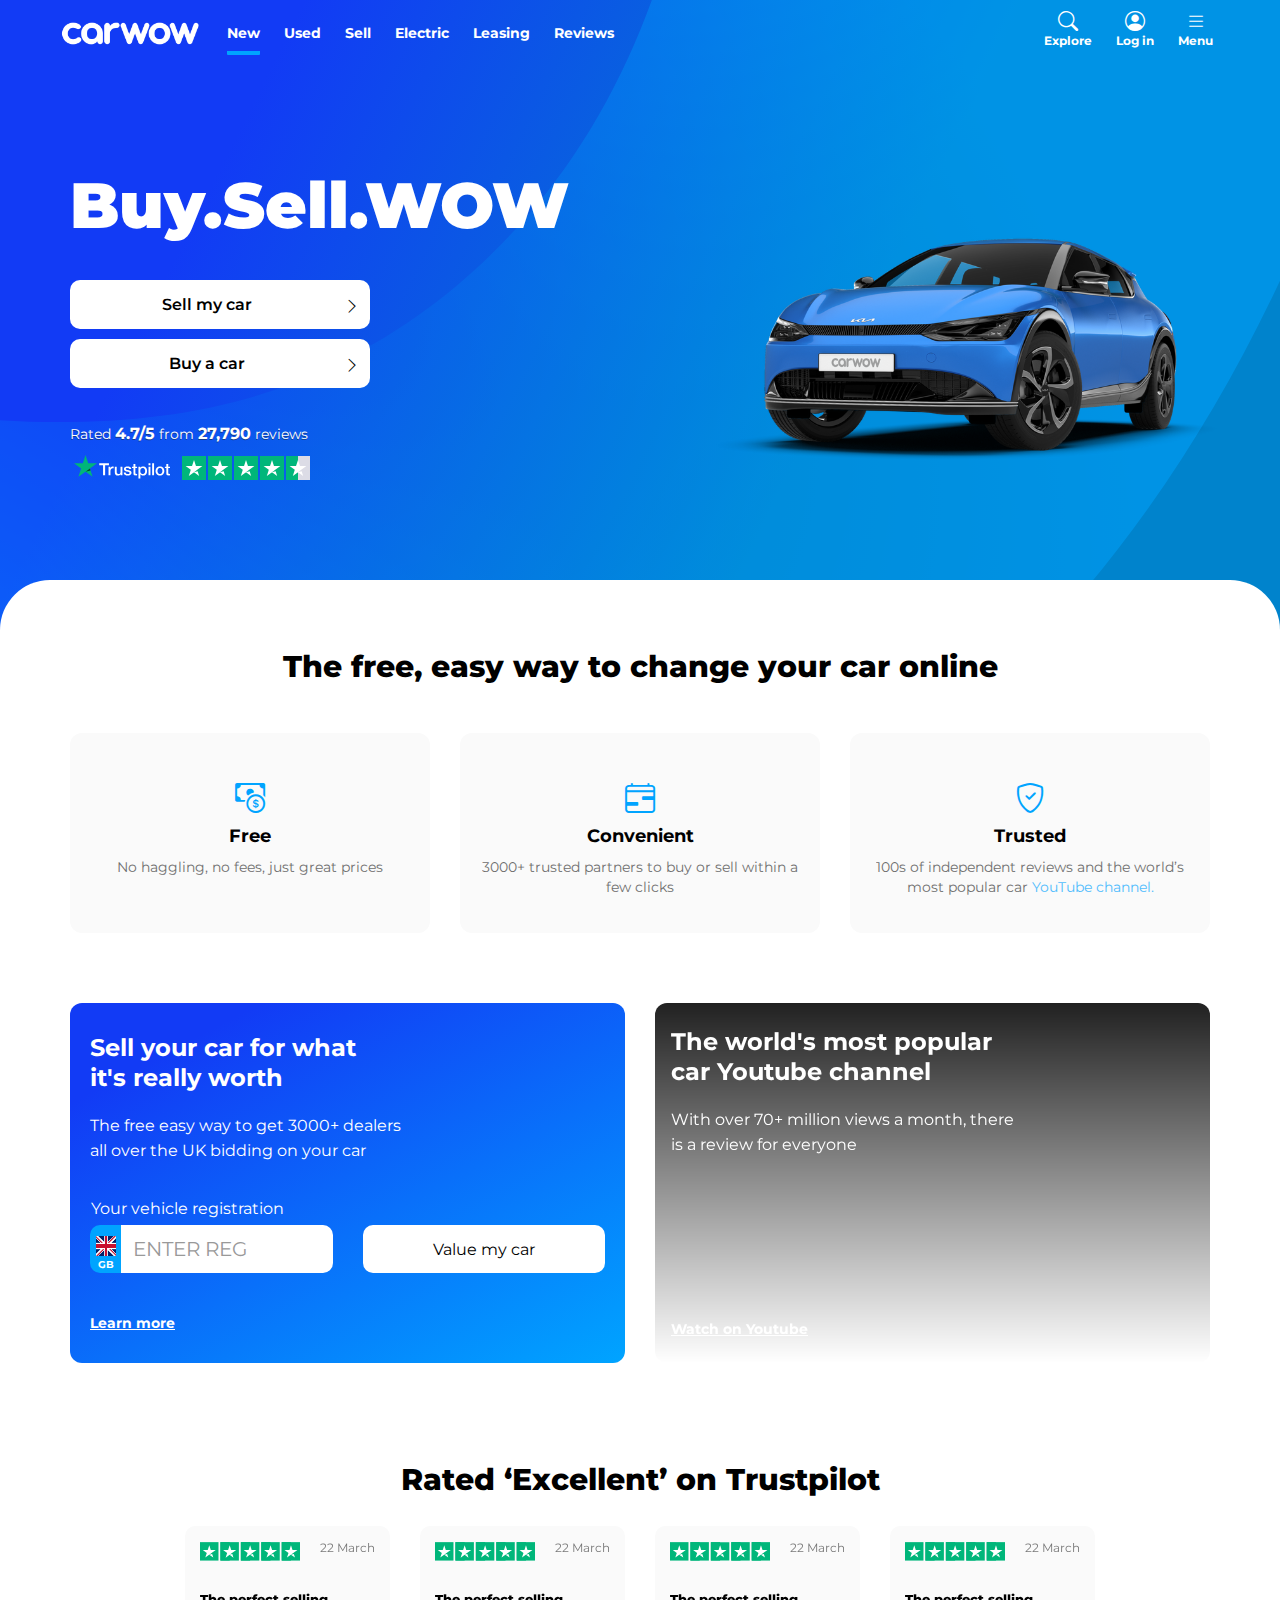
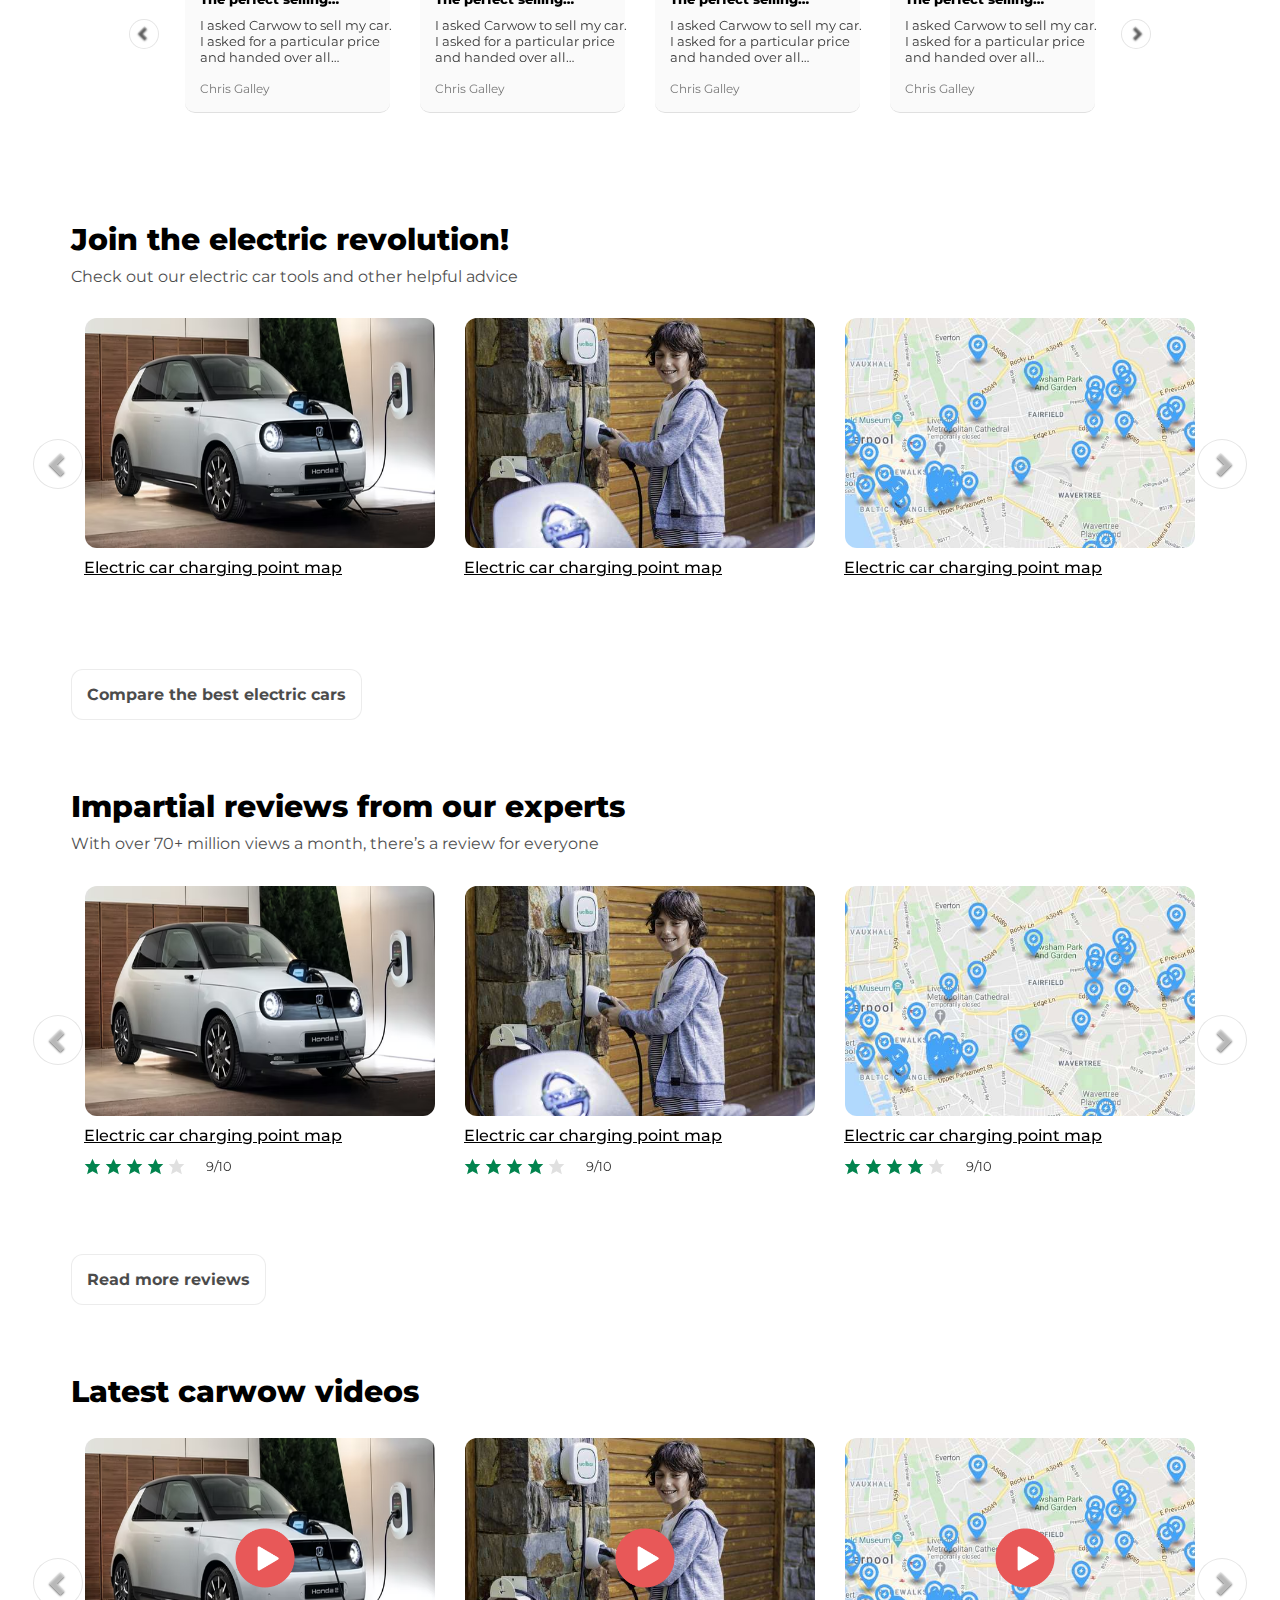
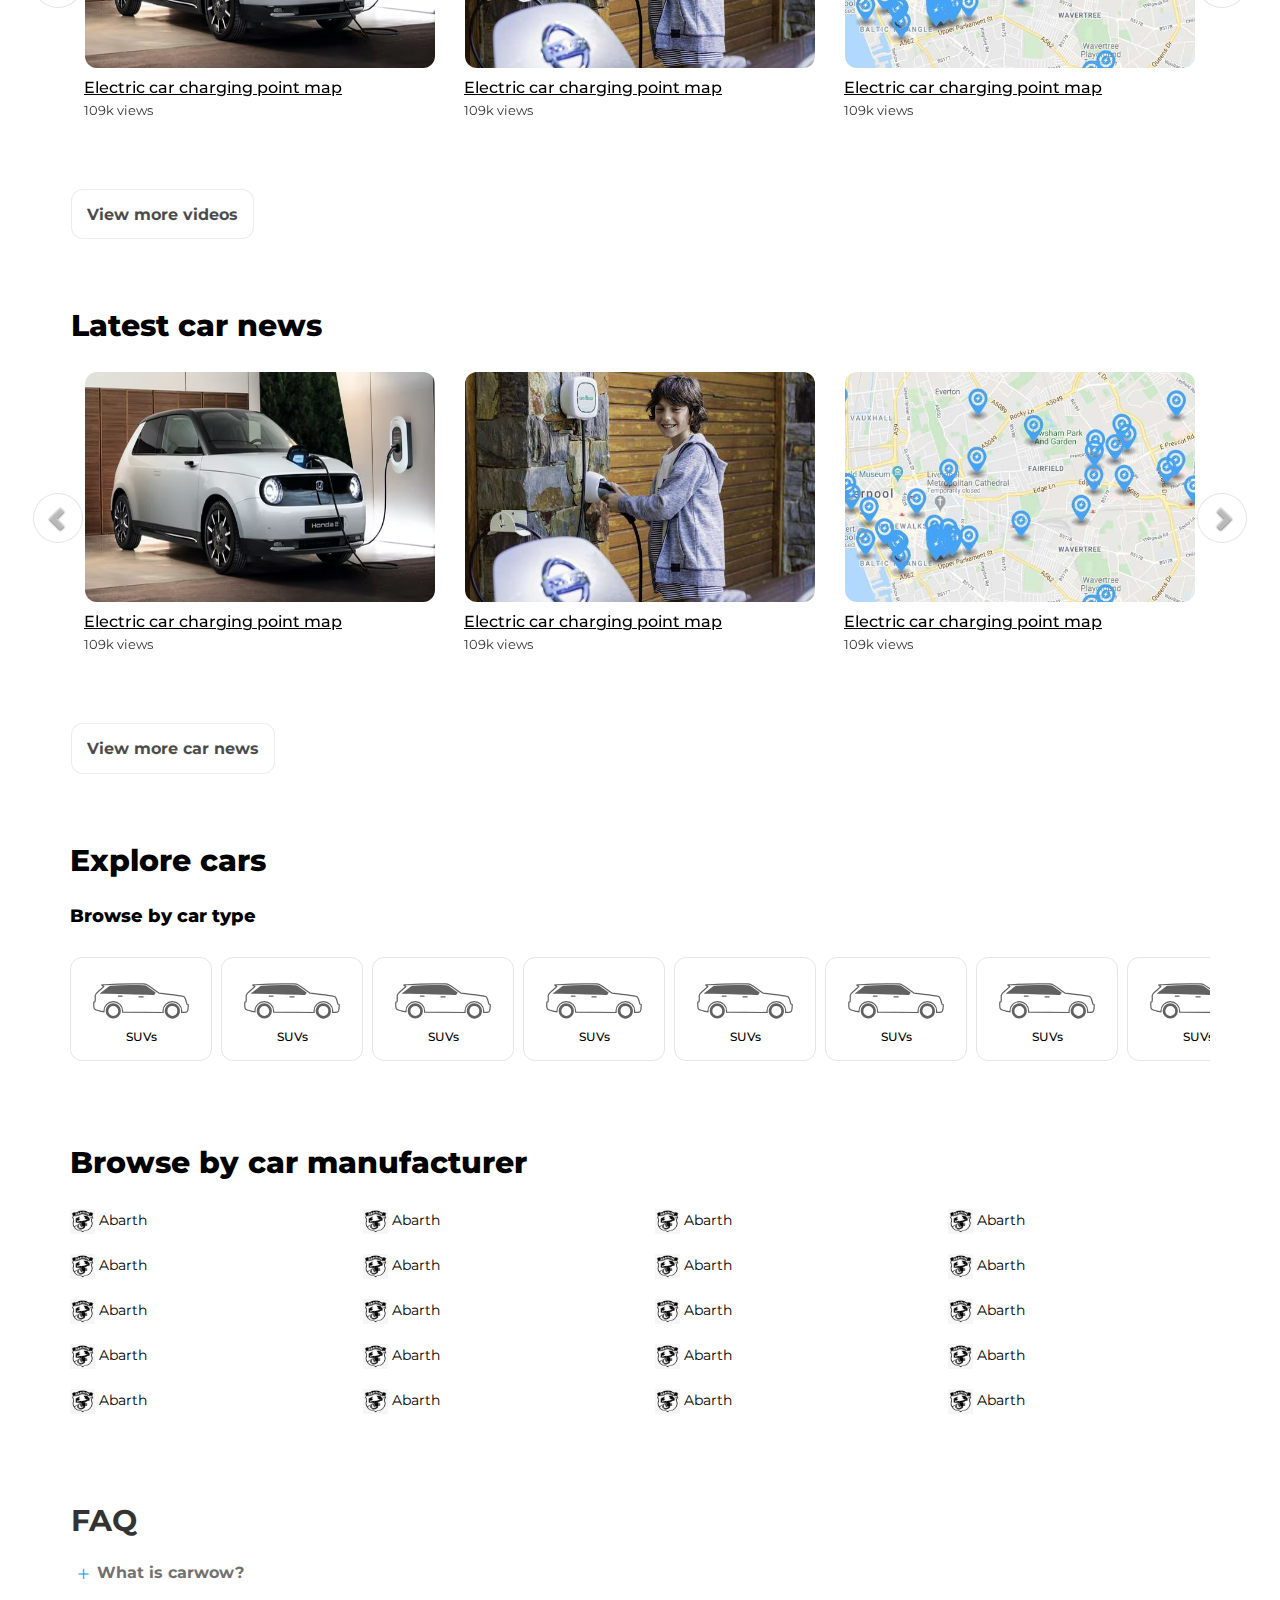
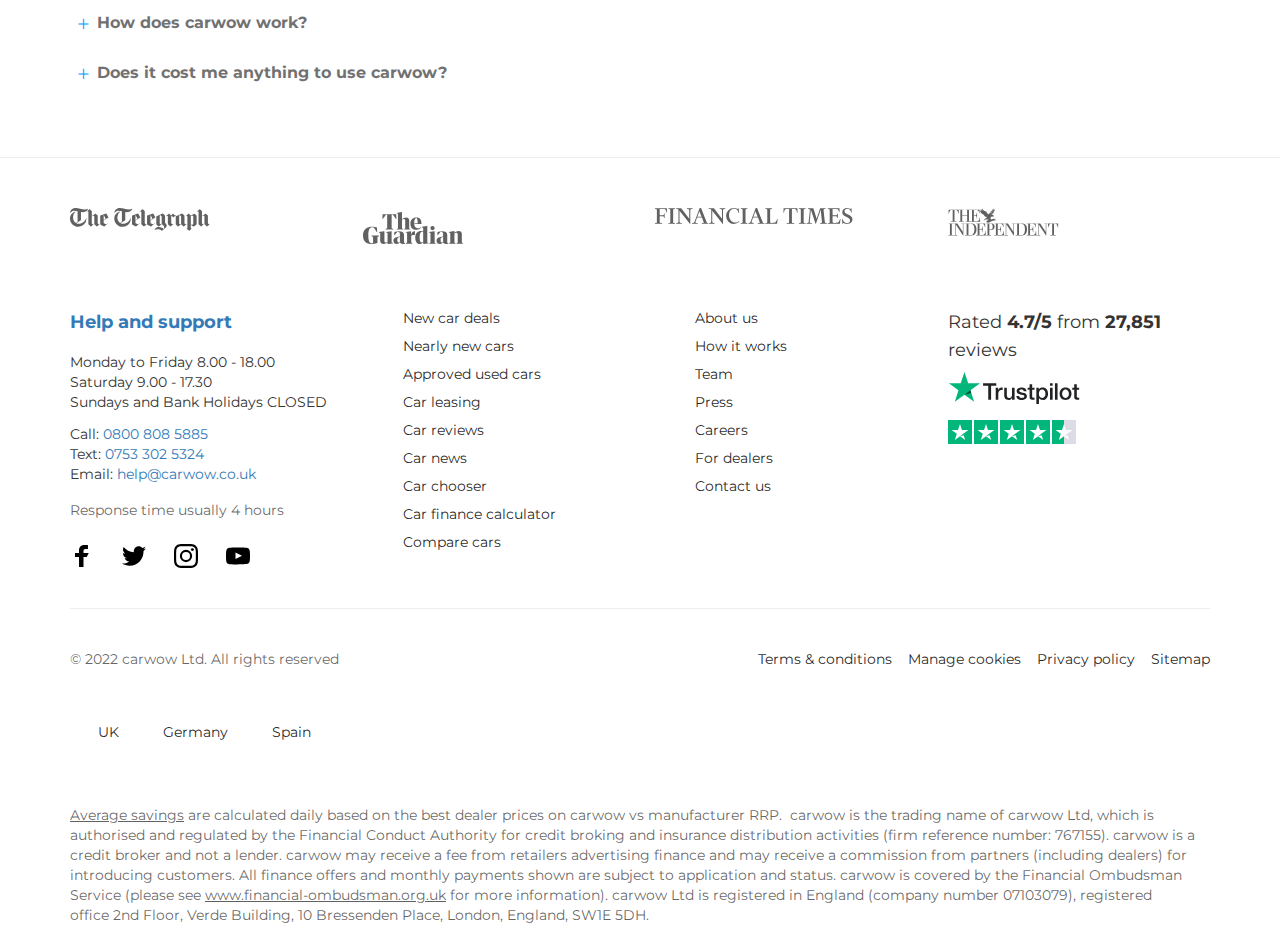
<file: index.html>
<html>
    <head>
		<meta charset="utf-8">
		<meta http-equiv="X-UA-Compatible" content="IE=edge">
		<meta name="viewport" content="width=device-width, initial-scale=1">
		<meta name="viewport" content="width=device-width, initial-scale=1.0">
		<meta name="apple-mobile-web-app-capable" content="yes">
        <meta name="apple-mobile-web-app-status-bar-style" content="black-translucent">
        <meta http-equiv="Content-Type" content="text/html; charset=utf-8">
		<title>
		   index
		</title>
		<link rel="icon" href="img/calicon.png" type="image/png" sizes="16x16">
        <link rel="preconnect" href="https://fonts.googleapis.com">
         <link rel="preconnect" href="https://fonts.gstatic.com" crossorigin>
         <link href="https://fonts.googleapis.com/css2?family=Montserrat:wght@300;500;600;700;800&display=swap" rel="stylesheet">

		<link rel="stylesheet" href="https://cdn.jsdelivr.net/npm/bootstrap-icons@1.8.1/font/bootstrap-icons.css">
		<link rel="stylesheet" href="https://cdnjs.cloudflare.com/ajax/libs/font-awesome/4.7.0/css/font-awesome.min.css">
		<link rel="stylesheet" href="css/bootstrap.min.css">
		<link rel="stylesheet" href="css/bootstrap.css">
		<link rel="stylesheet" href="css/navbar.css"> 
		<link rel="stylesheet" href="css/style.css"> 
		<link rel="stylesheet" href="css/footer.css"> 
		<link href="https://unpkg.com/aos@2.3.1/dist/aos.css" rel="stylesheet">
	
  

    </head>
    <style>
			img{
			image-rendering: -moz-crisp-edges !important;       
			image-rendering:   -o-crisp-edges !important;       
			image-rendering: -webkit-optimize-contrast !important;
			image-rendering: crisp-edges !important;
			-ms-interpolation-mode: nearest-neighbor !important;
		}
    </style>
    <body id="body">
		<nav class="navbar navbar-default">
			<div class="container">
			  <div class="navbar-header">
				
				<a class="navbar-brand" href="#"><img src="img/logo/logo.png" ></a>
			  </div>
			  
				<ul class="nav navbar-nav nav-left">
				  <li class="nav-li active"><a href="#">New <span class="sr-only">(current)</span></a></li>
				  <li class="nav-li "><a href="#">Used</a></li>
				  <li class="nav-li "><a href="sell.html">Sell</a></li>
				  <li class="nav-li "><a href="#">Electric</a></li>
				  <li class="nav-li "><a href="#">Leasing</a></li>
				  <li class="nav-li "><a href="#">Reviews</a></li>
				</ul>
				<ul class="nav navbar-nav navbar-right">
				  <li  class="nav-li "><a href="#"><i class="bi bi-search"></i><br><span>Explore</span></a></li>
				  <li  class="nav-li "><a href="#"><i class="bi bi-person-circle"></i><br><span>Log in</span></a></li>
				  <li class="nav-li" onclick="openNav()"><a href="#"><i class="bi bi-list"></i> <br><span>Menu</span></a></li>  
				</ul>
			  </div>
			<div class="sidenavbar" id="sidenavbar">
				<div id="mySidepanel" class="sidepanel">
					<div class="cross">
						<a href="javascript:void(0)" class="closebtn" onclick="closeNav()"><i class="bi bi-x-lg"></i></a>
					</div>
					<div class="mainmenu" id="divmenu">
						<a href="#" class="deepwise">Log in</a>
						<a href="#" class="deepwise">Build new car</a>
						<a href="#" class="deepwise">Sell your car</a>
						<div class="btn-group sidebarmenu dropdown keep-open">
							<button type="button" id="dLabel" class="btn btn-default dropdown-toggle" data-toggle="dropdown" >
							New cars <i class="bi bi-chevron-down"></i>
							</button>
							<ul class="dropdown-menu" role="menu" 
							aria-labelledby="dLabel">
							<li><a href="#">New car deals</a></li>
							<li><a href="#">By make</a></li>
							<li><a href="#">By type</a></li>
							<li><a href="#">By popular models</a></li>
							</ul>
						</div>
						<div class="btn-group sidebarmenu dropdown keep-open">
							<button type="button" id="dLabel" class="btn btn-default dropdown-toggle" data-toggle="dropdown" >
							Used cars <i class="bi bi-chevron-down"></i>
							</button>
							<ul class="dropdown-menu" role="menu" 
							aria-labelledby="dLabel">
							<li><a href="#">New car deals</a></li>
							<li><a href="#">By make</a></li>
							<li><a href="#">By type</a></li>
							<li><a href="#">By popular models</a></li>
							</ul>
						</div>
						<div class="btn-group sidebarmenu dropdown keep-open">
							<button type="button" id="dLabel" class="btn btn-default dropdown-toggle" data-toggle="dropdown" >
							Used cars <i class="bi bi-chevron-down"></i>
							</button>
							<ul class="dropdown-menu" role="menu" 
							aria-labelledby="dLabel">
							<li><a href="#">New car deals</a></li>
							<li><a href="#">By make</a></li>
							<li><a href="#">By type</a></li>
							<li><a href="#">By popular models</a></li>
							</ul>
						</div>
					     <div class="helpsupport">
							 <p class="sp"><a href="#">Help and support</a></p>
							 <address>
								 <p>Monday to Friday <span>8.00-18.00</span></p>
								 <p>Saturday <span>8.00-18.00</span></p>
								 <p>Sundays and Bank Holidays CLOSED </p>
								 <p>Call:<a href="#">09000 000 588</a></p>
								 <p>Email:<a href="#">helop12@gmailcom</a></p>
								 <p>Responsiv time usually 4 hours</p>
							 </address>
						 </div>
				   </div>
				</div>
			</div>
		  </nav>
		<section class="top-section">
			<div class="container">
                   <div class="row">
					   <div class="col-md-6 left-section">
                            <h1>Buy.Sell.WOW</h1>
							<a href="sell.html" class="btn btn-primary btnsellbuy">Sell my car <i class="bi bi-chevron-right"></i></a>
							<br>
							<a href="buy.html" class="btn btn-primary btnsellbuy">Buy a car <i class="bi bi-chevron-right"></i></a>
							<br><br>
							<div class="hero-campaign__trustpilot">
								<div class="trustpilot trustpilot--default-layout">
								<div class="trustpilot__rating trustpilot__rating--light-color">
								<p class="stronghj">
								Rated <strong>4.7/5</strong>
								from <strong>27,790</strong> reviews
								</p>
								<a class="trustpilot__link" target="_blank" rel="noopener" aria-label="Trustpilot" href=""><svg xmlns="http://www.w3.org/2000/svg" viewBox="0 0 1132.8 278.2" class="trustpilot__logo--default-layout trustpilot__logo--light-color">
								  <path class="trustpilot__logo--light-color__wording" d="M297.7 98.6h114.7V120h-45.1v120.3h-24.8V120h-44.9V98.6zm109.8 39.1h21.2v19.8h.4c.7-2.8 2-5.5 3.9-8.1 1.9-2.6 4.2-5.1 6.9-7.2 2.7-2.2 5.7-3.9 9-5.3 3.3-1.3 6.7-2 10.1-2 2.6 0 4.5.1 5.5.2s2 .3 3.1.4v21.8c-1.6-.3-3.2-.5-4.9-.7-1.7-.2-3.3-.3-4.9-.3-3.8 0-7.4.8-10.8 2.3-3.4 1.5-6.3 3.8-8.8 6.7-2.5 3-4.5 6.6-6 11s-2.2 9.4-2.2 15.1v48.8h-22.6V137.7zm164 102.6h-22.2V226h-.4c-2.8 5.2-6.9 9.3-12.4 12.4-5.5 3.1-11.1 4.7-16.8 4.7-13.5 0-23.3-3.3-29.3-10s-9-16.8-9-30.3v-65.1H504v62.9c0 9 1.7 15.4 5.2 19.1 3.4 3.7 8.3 5.6 14.5 5.6 4.8 0 8.7-.7 11.9-2.2 3.2-1.5 5.8-3.4 7.7-5.9 2-2.4 3.4-5.4 4.3-8.8.9-3.4 1.3-7.1 1.3-11.1v-59.5h22.6v102.5zm38.5-32.9c.7 6.6 3.2 11.2 7.5 13.9 4.4 2.6 9.6 4 15.7 4 2.1 0 4.5-.2 7.2-.5s5.3-1 7.6-1.9c2.4-.9 4.3-2.3 5.9-4.1 1.5-1.8 2.2-4.1 2.1-7-.1-2.9-1.2-5.3-3.2-7.1-2-1.9-4.5-3.3-7.6-4.5-3.1-1.1-6.6-2.1-10.6-2.9-4-.8-8-1.7-12.1-2.6-4.2-.9-8.3-2.1-12.2-3.4-3.9-1.3-7.4-3.1-10.5-5.4-3.1-2.2-5.6-5.1-7.4-8.6-1.9-3.5-2.8-7.8-2.8-13 0-5.6 1.4-10.2 4.1-14 2.7-3.8 6.2-6.8 10.3-9.1 4.2-2.3 8.8-3.9 13.9-4.9 5.1-.9 10-1.4 14.6-1.4 5.3 0 10.4.6 15.2 1.7 4.8 1.1 9.2 2.9 13.1 5.5 3.9 2.5 7.1 5.8 9.7 9.8 2.6 4 4.2 8.9 4.9 14.6h-23.6c-1.1-5.4-3.5-9.1-7.4-10.9-3.9-1.9-8.4-2.8-13.4-2.8-1.6 0-3.5.1-5.7.4-2.2.3-4.2.8-6.2 1.5-1.9.7-3.5 1.8-4.9 3.2-1.3 1.4-2 3.2-2 5.5 0 2.8 1 5 2.9 6.7 1.9 1.7 4.4 3.1 7.5 4.3 3.1 1.1 6.6 2.1 10.6 2.9 4 .8 8.1 1.7 12.3 2.6 4.1.9 8.1 2.1 12.1 3.4 4 1.3 7.5 3.1 10.6 5.4 3.1 2.3 5.6 5.1 7.5 8.5 1.9 3.4 2.9 7.7 2.9 12.7 0 6.1-1.4 11.2-4.2 15.5-2.8 4.2-6.4 7.7-10.8 10.3-4.4 2.6-9.4 4.6-14.8 5.8-5.4 1.2-10.8 1.8-16.1 1.8-6.5 0-12.5-.7-18-2.2-5.5-1.5-10.3-3.7-14.3-6.6-4-3-7.2-6.7-9.5-11.1-2.3-4.4-3.5-9.7-3.7-15.8H610zm74.6-69.7h17.1v-30.8h22.6v30.8h20.4v16.9h-20.4v54.8c0 2.4.1 4.4.3 6.2.2 1.7.7 3.2 1.4 4.4.7 1.2 1.8 2.1 3.3 2.7 1.5.6 3.4.9 6 .9 1.6 0 3.2 0 4.8-.1 1.6-.1 3.2-.3 4.8-.7v17.5c-2.5.3-5 .5-7.3.8-2.4.3-4.8.4-7.3.4-6 0-10.8-.6-14.4-1.7-3.6-1.1-6.5-2.8-8.5-5-2.1-2.2-3.4-4.9-4.2-8.2-.7-3.3-1.2-7.1-1.3-11.3v-60.5h-17.1v-17.1zm76.1 0h21.4v13.9h.4c3.2-6 7.6-10.2 13.3-12.8 5.7-2.6 11.8-3.9 18.5-3.9 8.1 0 15.1 1.4 21.1 4.3 6 2.8 11 6.7 15 11.7 4 5 6.9 10.8 8.9 17.4 2 6.6 3 13.7 3 21.2 0 6.9-.9 13.6-2.7 20-1.8 6.5-4.5 12.2-8.1 17.2-3.6 5-8.2 8.9-13.8 11.9-5.6 3-12.1 4.5-19.7 4.5-3.3 0-6.6-.3-9.9-.9-3.3-.6-6.5-1.6-9.5-2.9-3-1.3-5.9-3-8.4-5.1-2.6-2.1-4.7-4.5-6.5-7.2h-.4v51.2h-22.6V137.7zm79 51.4c0-4.6-.6-9.1-1.8-13.5-1.2-4.4-3-8.2-5.4-11.6-2.4-3.4-5.4-6.1-8.9-8.1-3.6-2-7.7-3.1-12.3-3.1-9.5 0-16.7 3.3-21.5 9.9-4.8 6.6-7.2 15.4-7.2 26.4 0 5.2.6 10 1.9 14.4 1.3 4.4 3.1 8.2 5.7 11.4 2.5 3.2 5.5 5.7 9 7.5 3.5 1.9 7.6 2.8 12.2 2.8 5.2 0 9.5-1.1 13.1-3.2 3.6-2.1 6.5-4.9 8.8-8.2 2.3-3.4 4-7.2 5-11.5.9-4.3 1.4-8.7 1.4-13.2zm39.9-90.5h22.6V120h-22.6V98.6zm0 39.1h22.6v102.6h-22.6V137.7zm42.8-39.1H945v141.7h-22.6V98.6zm91.9 144.5c-8.2 0-15.5-1.4-21.9-4.1-6.4-2.7-11.8-6.5-16.3-11.2-4.4-4.8-7.8-10.5-10.1-17.1-2.3-6.6-3.5-13.9-3.5-21.8 0-7.8 1.2-15 3.5-21.6 2.3-6.6 5.7-12.3 10.1-17.1 4.4-4.8 9.9-8.5 16.3-11.2 6.4-2.7 13.7-4.1 21.9-4.1s15.5 1.4 21.9 4.1c6.4 2.7 11.8 6.5 16.3 11.2 4.4 4.8 7.8 10.5 10.1 17.1 2.3 6.6 3.5 13.8 3.5 21.6 0 7.9-1.2 15.2-3.5 21.8-2.3 6.6-5.7 12.3-10.1 17.1-4.4 4.8-9.9 8.5-16.3 11.2-6.4 2.7-13.7 4.1-21.9 4.1zm0-17.9c5 0 9.4-1.1 13.1-3.2 3.7-2.1 6.7-4.9 9.1-8.3 2.4-3.4 4.1-7.3 5.3-11.6 1.1-4.3 1.7-8.7 1.7-13.2 0-4.4-.6-8.7-1.7-13.1s-2.9-8.2-5.3-11.6c-2.4-3.4-5.4-6.1-9.1-8.2-3.7-2.1-8.1-3.2-13.1-3.2s-9.4 1.1-13.1 3.2c-3.7 2.1-6.7 4.9-9.1 8.2-2.4 3.4-4.1 7.2-5.3 11.6-1.1 4.4-1.7 8.7-1.7 13.1 0 4.5.6 8.9 1.7 13.2 1.1 4.3 2.9 8.2 5.3 11.6 2.4 3.4 5.4 6.2 9.1 8.3 3.7 2.2 8.1 3.2 13.1 3.2zm58.4-87.5h17.1v-30.8h22.6v30.8h20.4v16.9h-20.4v54.8c0 2.4.1 4.4.3 6.2.2 1.7.7 3.2 1.4 4.4.7 1.2 1.8 2.1 3.3 2.7 1.5.6 3.4.9 6 .9 1.6 0 3.2 0 4.8-.1 1.6-.1 3.2-.3 4.8-.7v17.5c-2.5.3-5 .5-7.3.8-2.4.3-4.8.4-7.3.4-6 0-10.8-.6-14.4-1.7-3.6-1.1-6.5-2.8-8.5-5-2.1-2.2-3.4-4.9-4.2-8.2-.7-3.3-1.2-7.1-1.3-11.3v-60.5h-17.1v-17.1z" fill="#fff"></path>
								  <path fill="#00b67a" d="M271.3 98.6H167.7L135.7 0l-32.1 98.6L0 98.5l83.9 61L51.8 258l83.9-60.9 83.8 60.9-32-98.5 83.8-60.9z"></path>
								  <path fill="#005128" d="M194.7 181.8l-7.2-22.3-51.8 37.6z"></path>
								</svg>
								&nbsp;&nbsp;&nbsp;
								<div class="trustpilot__stars">
								<svg width="128" height="24" viewBox="0 0 128 24" fill="none" xmlns="http://www.w3.org/2000/svg">
								  <path d="M24 0H0V24H24V0Z" fill="#00B67A"></path>
								  <path d="M50 0H26V24H50V0Z" fill="#00B67A"></path>
								  <path d="M76 0H52V24H76V0Z" fill="#00B67A"></path>
								  <path d="M102 0H78V24H102V0Z" fill="#00B67A"></path>
								  <path d="M128 0H116V24H128V0Z" fill="#DCDCE6"></path>
								  <path d="M116 0H104V24H116V0Z" fill="#00B67A"></path>
								  <path d="M12.0016 16.175L15.6516 15.25L17.1766 19.95L12.0016 16.175ZM20.4016 10.1H13.9766L12.0016 4.04999L10.0266 10.1H3.60156L8.80156 13.85L6.82656 19.9L12.0266 16.15L15.2266 13.85L20.4016 10.1Z" fill="white"></path>
								  <path d="M38.0016 16.175L41.6516 15.25L43.1766 19.95L38.0016 16.175ZM46.4016 10.1H39.9766L38.0016 4.04999L36.0266 10.1H29.6016L34.8016 13.85L32.8266 19.9L38.0266 16.15L41.2266 13.85L46.4016 10.1Z" fill="white"></path>
								  <path d="M64.0016 16.175L67.6516 15.25L69.1766 19.95L64.0016 16.175ZM72.4016 10.1H65.9766L64.0016 4.04999L62.0266 10.1H55.6016L60.8016 13.85L58.8266 19.9L64.0266 16.15L67.2266 13.85L72.4016 10.1Z" fill="white"></path>
								  <path d="M90.0016 16.175L93.6516 15.25L95.1766 19.95L90.0016 16.175ZM98.4016 10.1H91.9766L90.0016 4.04999L88.0266 10.1H81.6016L86.8016 13.85L84.8266 19.9L90.0266 16.15L93.2266 13.85L98.4016 10.1Z" fill="white"></path>
								  <path d="M116.002 16.175L119.652 15.25L121.177 19.95L116.002 16.175ZM124.402 10.1H117.977L116.002 4.04999L114.027 10.1H107.602L112.802 13.85L110.827 19.9L116.027 16.15L119.227 13.85L124.402 10.1Z" fill="white"></path>
								</svg>
								
								</div>
								</a></div>
								</div>
								
								</div>
					   </div>
					   <div class="col-md-6 thisimgright">
                            <img class="" src="img/top/getImage.png">
					   </div>
				   </div>
			</div>

		</section>
		<section class="easy">
			<div class="container">
				<div class="row">
					<center><h2 class="headtitle">The free, easy way to change your car online</h2></center>
					<div class="col-md-4 col-sm-6">
                        <div class="thumbnail">
							<div class="icon">
								<i class="bi bi-cash-coin"></i>
							</div>
							<div class="caption">
							  <h3>Free</h3>
							  <p>No haggling, no fees, just great prices</p>
							</div>
						  </div>
					</div>
					<div class="col-md-4 col-sm-6">
                        <div class="thumbnail">
							<div class="icon">
								<i class="bi bi-calendar4-range"></i>
							</div>
							<div class="caption">
							  <h3>Convenient</h3>
							  <p>3000+ trusted partners to buy or sell within a few clicks</p>
							</div>
						  </div>
					</div>
					<div class="col-md-4 col-sm-6">
                        <div class="thumbnail">
							<div class="icon">
								<i class="bi bi-shield-check"></i>
							</div>
							<div class="caption">
							  <h3>Trusted</h3>
							  <p>100s of independent reviews and the world’s most popular car <a href="">YouTube channel.</a></p>
							</div>
						  </div>
					</div>
				</div>
			</div>
		</section>	
		<section class="tubesec">
			<div class="container">
				<div class="row">
					<div class="col-md-6 left-jum">
                        <div class="jumbotron">
                             <h1>Sell your car for what<br> it's really worth</h1>
							 <p class="conp">The free easy way to get 3000+ dealers<br> all over the UK bidding on your car</p>
                             <br>
							 <div class="row allinbu">
								 <label>Your vehicle registration</label>
								 <br>
								<div class="col-md-6 col-sm-6">
								  <div class="input-group">
									<span class="input-group-btn">
									  <button class="btn btn-default" type="button"><img width="20px" height="20px" src="img/sec2/flag.webp"><br><p>GB</p></button>
									</span>
									<input type="text" class="form-control" placeholder="ENTER REG">
								  </div><!-- /input-group -->
								</div><!-- /.col-lg-6 -->
								<div class="col-md-6 col-sm-6">
								  <a href="" class="btn btn-primary btn-lg btn-block">Value my car</a>
								</div>
							  </div>
							  <br><br>
							  <a href="" style="color: #fff;font-size: 14px;text-decoration: underline;font-weight: 700;">Learn more</a>
						</div>
					</div>
					<div class="col-md-6">
						<div class="home-content__youtube-card">
							<div class="youtube-card">
							<div class="youtube-card__video-container"><video src="https://carwow-uk-3.imgix.net/homepage/video/youtube.mp4" autoplay="" loop=""></video></div>
							<div class="youtube-card__info">
							<h2 class="youtube-card__heading">
							The world's most popular<br> car Youtube channel
							</h2>
							<p class="youtube-card__content">
							With over  70+ million views a month, there <br> is a review for everyone
							</p>
							</div>
							<div class="youtube-card__link-wrapper">
							<a class="youtube-card__link" target="blank" data-interaction-element="Watch on Youtube" data-interaction-type="homepage youtube-card link" data-interaction-section="syc and youtube" href="https://www.youtube.com/channel/UCUhFaUpnq31m6TNX2VKVSVA">Watch on Youtube</a>
							</div>
							</div>
							
							</div>
					</div>
				</div>
			</div>
		</section>
		<section class="rated">
			<div class="container">
				<div class="row brand-slide ">
					<center><h2 class="headtitle">Rated ‘Excellent’ on Trustpilot</h2></center>
					<div class="col-md-12" >
						 <div class="carousel carousel-showmanymoveone slide" id="carousel123" data-ride="carousel">
							<div  class="carousel-inner">
								<div class="item active">
									<div class="col-xs-12 col-sm-6 col-md-3">
										
								     	<div class="thumbnail">
										<div class="tp-widget-review" style="width: 276px;"><div class="tp-widget-stars"><div class=""><div class="tp-stars tp-stars--5">
											<div style="position: relative; height: 0; width: 100%; padding: 0; padding-bottom: 18.326693227091635%;">
												
											<svg role="img" aria-labelledby="starRating" viewBox="0 0 251 46" xmlns="http://www.w3.org/2000/svg" style="position: absolute; height: 100%; width: 100px; left: 0; top: 0;">
												<title id="starRating" lang="en">5 out of five star rating on Trustpilot</title>
												<g class="tp-star">
													<path class="tp-star__canvas" fill="#dcdce6" d="M0 46.330002h46.375586V0H0z"></path>
													<path class="tp-star__shape" d="M39.533936 19.711433L13.230239 38.80065l3.838216-11.797827L7.02115 19.711433h12.418975l3.837417-11.798624 3.837418 11.798624h12.418975zM23.2785 31.510075l7.183595-1.509576 2.862114 8.800152L23.2785 31.510075z" fill="#FFF"></path>
												</g>
												<g class="tp-star">
													<path class="tp-star__canvas" fill="#dcdce6" d="M51.24816 46.330002h46.375587V0H51.248161z"></path>
													<path class="tp-star__canvas--half" fill="#dcdce6" d="M51.24816 46.330002h23.187793V0H51.248161z"></path>
													<path class="tp-star__shape" d="M74.990978 31.32991L81.150908 30 84 39l-9.660206-7.202786L64.30279 39l3.895636-11.840666L58 19.841466h12.605577L74.499595 8l3.895637 11.841466H91L74.990978 31.329909z" fill="#FFF"></path>
												</g>
												<g class="tp-star">
													<path class="tp-star__canvas" fill="#dcdce6" d="M102.532209 46.330002h46.375586V0h-46.375586z"></path>
													<path class="tp-star__canvas--half" fill="#dcdce6" d="M102.532209 46.330002h23.187793V0h-23.187793z"></path>
													<path class="tp-star__shape" d="M142.066994 19.711433L115.763298 38.80065l3.838215-11.797827-10.047304-7.291391h12.418975l3.837418-11.798624 3.837417 11.798624h12.418975zM125.81156 31.510075l7.183595-1.509576 2.862113 8.800152-10.045708-7.290576z" fill="#FFF"></path>
												</g>
												<g class="tp-star">
													<path class="tp-star__canvas" fill="#dcdce6" d="M153.815458 46.330002h46.375586V0h-46.375586z"></path>
													<path class="tp-star__canvas--half" fill="#dcdce6" d="M153.815458 46.330002h23.187793V0h-23.187793z"></path>
													<path class="tp-star__shape" d="M193.348355 19.711433L167.045457 38.80065l3.837417-11.797827-10.047303-7.291391h12.418974l3.837418-11.798624 3.837418 11.798624h12.418974zM177.09292 31.510075l7.183595-1.509576 2.862114 8.800152-10.045709-7.290576z" fill="#FFF"></path>
												</g>
												<g class="tp-star">
													<path class="tp-star__canvas" fill="#dcdce6" d="M205.064416 46.330002h46.375587V0h-46.375587z"></path>
													<path class="tp-star__canvas--half" fill="#dcdce6" d="M205.064416 46.330002h23.187793V0h-23.187793z"></path>
													<path class="tp-star__shape" d="M244.597022 19.711433l-26.3029 19.089218 3.837419-11.797827-10.047304-7.291391h12.418974l3.837418-11.798624 3.837418 11.798624h12.418975zm-16.255436 11.798642l7.183595-1.509576 2.862114 8.800152-10.045709-7.290576z" fill="#FFF"></path>
												</g>
											</svg>
											</div>
											</div></div></div>
											<div class="date secondary-text">22 March</div>
											<div class="header htghju"><a href="#" target="_blank" rel="nofollow">The perfect selling experienceeeeeeeee</a></div>
											<div class="text" ><a href="#" target="_blank" rel="nofollow" style="text-decoration: none;">I asked Carwow to sell my car. I asked for a particular price and handed over all thaeeeeeeeeeeeeeeeeeee</a></div>
											<a href="#" target="_blank" rel="nofollow"><div class="name secondary-text">Chris Galley</div></a>
											</div>
										</div>
									
									</div>
								</div>
								<div class="item">
									<div class="col-xs-12 col-sm-6 col-md-3">
										
										<div class="thumbnail">
									   <div class="tp-widget-review" style="width: 276px;"><div class="tp-widget-stars"><div class=""><div class="tp-stars tp-stars--5">
										   <div style="position: relative; height: 0; width: 100%; padding: 0; padding-bottom: 18.326693227091635%;">
											   
										   <svg role="img" aria-labelledby="starRating" viewBox="0 0 251 46" xmlns="http://www.w3.org/2000/svg" style="position: absolute; height: 100%; width: 100px; left: 0; top: 0;">
											   <title id="starRating" lang="en">5 out of five star rating on Trustpilot</title>
											   <g class="tp-star">
												   <path class="tp-star__canvas" fill="#dcdce6" d="M0 46.330002h46.375586V0H0z"></path>
												   <path class="tp-star__shape" d="M39.533936 19.711433L13.230239 38.80065l3.838216-11.797827L7.02115 19.711433h12.418975l3.837417-11.798624 3.837418 11.798624h12.418975zM23.2785 31.510075l7.183595-1.509576 2.862114 8.800152L23.2785 31.510075z" fill="#FFF"></path>
											   </g>
											   <g class="tp-star">
												   <path class="tp-star__canvas" fill="#dcdce6" d="M51.24816 46.330002h46.375587V0H51.248161z"></path>
												   <path class="tp-star__canvas--half" fill="#dcdce6" d="M51.24816 46.330002h23.187793V0H51.248161z"></path>
												   <path class="tp-star__shape" d="M74.990978 31.32991L81.150908 30 84 39l-9.660206-7.202786L64.30279 39l3.895636-11.840666L58 19.841466h12.605577L74.499595 8l3.895637 11.841466H91L74.990978 31.329909z" fill="#FFF"></path>
											   </g>
											   <g class="tp-star">
												   <path class="tp-star__canvas" fill="#dcdce6" d="M102.532209 46.330002h46.375586V0h-46.375586z"></path>
												   <path class="tp-star__canvas--half" fill="#dcdce6" d="M102.532209 46.330002h23.187793V0h-23.187793z"></path>
												   <path class="tp-star__shape" d="M142.066994 19.711433L115.763298 38.80065l3.838215-11.797827-10.047304-7.291391h12.418975l3.837418-11.798624 3.837417 11.798624h12.418975zM125.81156 31.510075l7.183595-1.509576 2.862113 8.800152-10.045708-7.290576z" fill="#FFF"></path>
											   </g>
											   <g class="tp-star">
												   <path class="tp-star__canvas" fill="#dcdce6" d="M153.815458 46.330002h46.375586V0h-46.375586z"></path>
												   <path class="tp-star__canvas--half" fill="#dcdce6" d="M153.815458 46.330002h23.187793V0h-23.187793z"></path>
												   <path class="tp-star__shape" d="M193.348355 19.711433L167.045457 38.80065l3.837417-11.797827-10.047303-7.291391h12.418974l3.837418-11.798624 3.837418 11.798624h12.418974zM177.09292 31.510075l7.183595-1.509576 2.862114 8.800152-10.045709-7.290576z" fill="#FFF"></path>
											   </g>
											   <g class="tp-star">
												   <path class="tp-star__canvas" fill="#dcdce6" d="M205.064416 46.330002h46.375587V0h-46.375587z"></path>
												   <path class="tp-star__canvas--half" fill="#dcdce6" d="M205.064416 46.330002h23.187793V0h-23.187793z"></path>
												   <path class="tp-star__shape" d="M244.597022 19.711433l-26.3029 19.089218 3.837419-11.797827-10.047304-7.291391h12.418974l3.837418-11.798624 3.837418 11.798624h12.418975zm-16.255436 11.798642l7.183595-1.509576 2.862114 8.800152-10.045709-7.290576z" fill="#FFF"></path>
											   </g>
										   </svg>
										   </div>
										   </div></div></div>
										   <div class="date secondary-text">22 March</div>
										   <div class="header htghju"><a href="#" target="_blank" rel="nofollow">The perfect selling experienceeeeeeeee</a></div>
										   <div class="text" ><a href="#" target="_blank" rel="nofollow" style="text-decoration: none;">I asked Carwow to sell my car. I asked for a particular price and handed over all thaeeeeeeeeeeeeeeeeeee</a></div>
										   <a href="#" target="_blank" rel="nofollow"><div class="name secondary-text">Chris Galley</div></a>
										   </div>
									   </div>
								   
								   </div>
								</div>
								<div class="item">
									<div class="col-xs-12 col-sm-6 col-md-3">
										
										<div class="thumbnail">
									   <div class="tp-widget-review" style="width: 276px;"><div class="tp-widget-stars"><div class=""><div class="tp-stars tp-stars--5">
										   <div style="position: relative; height: 0; width: 100%; padding: 0; padding-bottom: 18.326693227091635%;">
											   
										   <svg role="img" aria-labelledby="starRating" viewBox="0 0 251 46" xmlns="http://www.w3.org/2000/svg" style="position: absolute; height: 100%; width: 100px; left: 0; top: 0;">
											   <title id="starRating" lang="en">5 out of five star rating on Trustpilot</title>
											   <g class="tp-star">
												   <path class="tp-star__canvas" fill="#dcdce6" d="M0 46.330002h46.375586V0H0z"></path>
												   <path class="tp-star__shape" d="M39.533936 19.711433L13.230239 38.80065l3.838216-11.797827L7.02115 19.711433h12.418975l3.837417-11.798624 3.837418 11.798624h12.418975zM23.2785 31.510075l7.183595-1.509576 2.862114 8.800152L23.2785 31.510075z" fill="#FFF"></path>
											   </g>
											   <g class="tp-star">
												   <path class="tp-star__canvas" fill="#dcdce6" d="M51.24816 46.330002h46.375587V0H51.248161z"></path>
												   <path class="tp-star__canvas--half" fill="#dcdce6" d="M51.24816 46.330002h23.187793V0H51.248161z"></path>
												   <path class="tp-star__shape" d="M74.990978 31.32991L81.150908 30 84 39l-9.660206-7.202786L64.30279 39l3.895636-11.840666L58 19.841466h12.605577L74.499595 8l3.895637 11.841466H91L74.990978 31.329909z" fill="#FFF"></path>
											   </g>
											   <g class="tp-star">
												   <path class="tp-star__canvas" fill="#dcdce6" d="M102.532209 46.330002h46.375586V0h-46.375586z"></path>
												   <path class="tp-star__canvas--half" fill="#dcdce6" d="M102.532209 46.330002h23.187793V0h-23.187793z"></path>
												   <path class="tp-star__shape" d="M142.066994 19.711433L115.763298 38.80065l3.838215-11.797827-10.047304-7.291391h12.418975l3.837418-11.798624 3.837417 11.798624h12.418975zM125.81156 31.510075l7.183595-1.509576 2.862113 8.800152-10.045708-7.290576z" fill="#FFF"></path>
											   </g>
											   <g class="tp-star">
												   <path class="tp-star__canvas" fill="#dcdce6" d="M153.815458 46.330002h46.375586V0h-46.375586z"></path>
												   <path class="tp-star__canvas--half" fill="#dcdce6" d="M153.815458 46.330002h23.187793V0h-23.187793z"></path>
												   <path class="tp-star__shape" d="M193.348355 19.711433L167.045457 38.80065l3.837417-11.797827-10.047303-7.291391h12.418974l3.837418-11.798624 3.837418 11.798624h12.418974zM177.09292 31.510075l7.183595-1.509576 2.862114 8.800152-10.045709-7.290576z" fill="#FFF"></path>
											   </g>
											   <g class="tp-star">
												   <path class="tp-star__canvas" fill="#dcdce6" d="M205.064416 46.330002h46.375587V0h-46.375587z"></path>
												   <path class="tp-star__canvas--half" fill="#dcdce6" d="M205.064416 46.330002h23.187793V0h-23.187793z"></path>
												   <path class="tp-star__shape" d="M244.597022 19.711433l-26.3029 19.089218 3.837419-11.797827-10.047304-7.291391h12.418974l3.837418-11.798624 3.837418 11.798624h12.418975zm-16.255436 11.798642l7.183595-1.509576 2.862114 8.800152-10.045709-7.290576z" fill="#FFF"></path>
											   </g>
										   </svg>
										   </div>
										   </div></div></div>
										   <div class="date secondary-text">22 March</div>
										   <div class="header htghju"><a href="#" target="_blank" rel="nofollow">The perfect selling experienceeeeeeeee</a></div>
										   <div class="text" ><a href="#" target="_blank" rel="nofollow" style="text-decoration: none;">I asked Carwow to sell my car. I asked for a particular price and handed over all thaeeeeeeeeeeeeeeeeeee</a></div>
										   <a href="#" target="_blank" rel="nofollow"><div class="name secondary-text">Chris Galley</div></a>
										   </div>
									   </div>
								   
								   </div>
								</div>
								<div class="item">
									<div class="col-xs-12 col-sm-6 col-md-3">
										
										<div class="thumbnail">
									   <div class="tp-widget-review" style="width: 276px;"><div class="tp-widget-stars"><div class=""><div class="tp-stars tp-stars--5">
										   <div style="position: relative; height: 0; width: 100%; padding: 0; padding-bottom: 18.326693227091635%;">
											   
										   <svg role="img" aria-labelledby="starRating" viewBox="0 0 251 46" xmlns="http://www.w3.org/2000/svg" style="position: absolute; height: 100%; width: 100px; left: 0; top: 0;">
											   <title id="starRating" lang="en">5 out of five star rating on Trustpilot</title>
											   <g class="tp-star">
												   <path class="tp-star__canvas" fill="#dcdce6" d="M0 46.330002h46.375586V0H0z"></path>
												   <path class="tp-star__shape" d="M39.533936 19.711433L13.230239 38.80065l3.838216-11.797827L7.02115 19.711433h12.418975l3.837417-11.798624 3.837418 11.798624h12.418975zM23.2785 31.510075l7.183595-1.509576 2.862114 8.800152L23.2785 31.510075z" fill="#FFF"></path>
											   </g>
											   <g class="tp-star">
												   <path class="tp-star__canvas" fill="#dcdce6" d="M51.24816 46.330002h46.375587V0H51.248161z"></path>
												   <path class="tp-star__canvas--half" fill="#dcdce6" d="M51.24816 46.330002h23.187793V0H51.248161z"></path>
												   <path class="tp-star__shape" d="M74.990978 31.32991L81.150908 30 84 39l-9.660206-7.202786L64.30279 39l3.895636-11.840666L58 19.841466h12.605577L74.499595 8l3.895637 11.841466H91L74.990978 31.329909z" fill="#FFF"></path>
											   </g>
											   <g class="tp-star">
												   <path class="tp-star__canvas" fill="#dcdce6" d="M102.532209 46.330002h46.375586V0h-46.375586z"></path>
												   <path class="tp-star__canvas--half" fill="#dcdce6" d="M102.532209 46.330002h23.187793V0h-23.187793z"></path>
												   <path class="tp-star__shape" d="M142.066994 19.711433L115.763298 38.80065l3.838215-11.797827-10.047304-7.291391h12.418975l3.837418-11.798624 3.837417 11.798624h12.418975zM125.81156 31.510075l7.183595-1.509576 2.862113 8.800152-10.045708-7.290576z" fill="#FFF"></path>
											   </g>
											   <g class="tp-star">
												   <path class="tp-star__canvas" fill="#dcdce6" d="M153.815458 46.330002h46.375586V0h-46.375586z"></path>
												   <path class="tp-star__canvas--half" fill="#dcdce6" d="M153.815458 46.330002h23.187793V0h-23.187793z"></path>
												   <path class="tp-star__shape" d="M193.348355 19.711433L167.045457 38.80065l3.837417-11.797827-10.047303-7.291391h12.418974l3.837418-11.798624 3.837418 11.798624h12.418974zM177.09292 31.510075l7.183595-1.509576 2.862114 8.800152-10.045709-7.290576z" fill="#FFF"></path>
											   </g>
											   <g class="tp-star">
												   <path class="tp-star__canvas" fill="#dcdce6" d="M205.064416 46.330002h46.375587V0h-46.375587z"></path>
												   <path class="tp-star__canvas--half" fill="#dcdce6" d="M205.064416 46.330002h23.187793V0h-23.187793z"></path>
												   <path class="tp-star__shape" d="M244.597022 19.711433l-26.3029 19.089218 3.837419-11.797827-10.047304-7.291391h12.418974l3.837418-11.798624 3.837418 11.798624h12.418975zm-16.255436 11.798642l7.183595-1.509576 2.862114 8.800152-10.045709-7.290576z" fill="#FFF"></path>
											   </g>
										   </svg>
										   </div>
										   </div></div></div>
										   <div class="date secondary-text">22 March</div>
										   <div class="header htghju"><a href="#" target="_blank" rel="nofollow">The perfect selling experienceeeeeeeee</a></div>
										   <div class="text" ><a href="#" target="_blank" rel="nofollow" style="text-decoration: none;">I asked Carwow to sell my car. I asked for a particular price and handed over all thaeeeeeeeeeeeeeeeeeee</a></div>
										   <a href="#" target="_blank" rel="nofollow"><div class="name secondary-text">Chris Galley</div></a>
										   </div>
									   </div>
								   
								   </div>
								</div>
							</div>
							<a class="left carousel-control" href="#carousel123" data-slide="prev"><i class="glyphicon glyphicon-chevron-left"></i></a>
							<a class="right carousel-control" href="#carousel123" data-slide="next"><i class="glyphicon glyphicon-chevron-right"></i></a>
						</div>
					</div>
				
			   </div>	
			   <br>

			</div>
		</section>




		<section class="electric">
			<div class="container">
				<div class="row brand-car">
					<div class="headingcar">
						<h2>Join the electric revolution!</h2>
						<p>Check out our electric car tools and other helpful advice</p>
					</div>
					<div class="col-md-12" >
						 <div class="carousel  cursol-abir slide" id="carousel2" data-ride="carousel">
							<div  class="carousel-inner">
								<div class="item active">
									<div class="col-xs-12 col-sm-6 col-md-4">
										<a class="thumbnail-slide" href="#">
											<div class="thumbnail">
												<img class="main-img" src="img/electric/1.avif" alt="...">
												<div class="caption">
                                                      <p><a href="">
														Electric car charging point map</a></p> 
												</div>
											</div>
										</a>
									</div>
								</div>
								<div class="item">
									<div class="col-xs-12 col-sm-6 col-md-4">
										<a class="thumbnail-slide" href="#">
											<div class="thumbnail">
												<div class="thumbnail">
													<img class="main-img" src="img/electric/2.jpg" alt="...">
													<div class="caption">
														  <p><a href="">
															Electric car charging point map</a></p> 
													</div>
												</div>
											</div>
										</a>
									</div>
								</div>
								<div class="item">
									<div class="col-xs-12 col-sm-6 col-md-4">
										<a class="thumbnail-slide" href="#">
											<div class="thumbnail">
												<img class="main-img" src="img/electric/3.jpg" alt="...">
												<div class="caption">
                                                      <p><a href="">
														Electric car charging point map</a></p> 
												</div>
											</div>
										</a>
									</div>
								</div>
							</div>
							<a class="left carousel-control" href="#carousel2" data-slide="prev"><i class="glyphicon glyphicon-chevron-left"></i></a>
							<a class="right carousel-control" href="#carousel2" data-slide="next"><i class="glyphicon glyphicon-chevron-right"></i></a>
						</div>
					</div>
				<button class="btn btn-primary main-com-btn">Compare the best electric cars</button>
			   </div>
			</div>
		</section>

		<section class="electric impartial">
			<div class="container">
				<div class="row brand-car">
					<div class="headingcar">
						<h2>Impartial reviews from our experts</h2>
						<p>With over 70+ million views a month, there’s a review for everyone</p>
					</div>
					<div class="col-md-12" >
						 <div class="carousel  cursol-abir slide" id="carousel3" data-ride="carousel">
							<div  class="carousel-inner">
								<div class="item active">
									<div class="col-xs-12 col-sm-6 col-md-4">
										<a class="thumbnail-slide" href="#">
											<div class="thumbnail">
												<img class="main-img" src="img/electric/1.avif" alt="...">
												<div class="caption">
                                                      <p><a href="">
														Electric car charging point map</a></p>
														<div class="card-minimalist__review">
															<div class="star-rating star-rating--excellent"><i class="star-rating__icon--small star-rating__icon star-rating__icon--full"><svg class="inline-icon inline-icon--small inline-icon__filled inline-icon__filled--yellow" viewBox="0 0 24 24">
															<path d="M8.595 8.354L12 1l3.405 7.354H23l-5.563 5.871L19.633 23 12 18.55 4.367 23l2.196-8.775L1 8.355z"></path>
															<path fill="currentColor" d="M12 1v17.55L4.367 23l2.196-8.775L1 8.355h7.595z"></path>
															</svg>
															</i><i class="star-rating__icon--small star-rating__icon star-rating__icon--full"><svg class="inline-icon inline-icon--small inline-icon__filled inline-icon__filled--yellow" viewBox="0 0 24 24">
															<path d="M8.595 8.354L12 1l3.405 7.354H23l-5.563 5.871L19.633 23 12 18.55 4.367 23l2.196-8.775L1 8.355z"></path>
															<path fill="currentColor" d="M12 1v17.55L4.367 23l2.196-8.775L1 8.355h7.595z"></path>
															</svg>
															</i><i class="star-rating__icon--small star-rating__icon star-rating__icon--full"><svg class="inline-icon inline-icon--small inline-icon__filled inline-icon__filled--yellow" viewBox="0 0 24 24">
															<path d="M8.595 8.354L12 1l3.405 7.354H23l-5.563 5.871L19.633 23 12 18.55 4.367 23l2.196-8.775L1 8.355z"></path>
															<path fill="currentColor" d="M12 1v17.55L4.367 23l2.196-8.775L1 8.355h7.595z"></path>
															</svg>
															</i><i class="star-rating__icon--small star-rating__icon star-rating__icon--full"><svg class="inline-icon inline-icon--small inline-icon__filled inline-icon__filled--yellow" viewBox="0 0 24 24">
															<path d="M8.595 8.354L12 1l3.405 7.354H23l-5.563 5.871L19.633 23 12 18.55 4.367 23l2.196-8.775L1 8.355z"></path>
															<path fill="currentColor" d="M12 1v17.55L4.367 23l2.196-8.775L1 8.355h7.595z"></path>
															</svg>
															</i><i class="star-rating__icon--small star-rating__icon star-rating__icon--half"><svg class="inline-icon inline-icon--small inline-icon__filled inline-icon__filled--light-grey" viewBox="0 0 24 24">
															<path d="M8.595 8.354L12 1l3.405 7.354H23l-5.563 5.871L19.633 23 12 18.55 4.367 23l2.196-8.775L1 8.355z"></path>
															<path fill="currentColor" d="M12 1v17.55L4.367 23l2.196-8.775L1 8.355h7.595z"></path>
															</svg>
															</i></div>
															<span class="card-minimalist__review-rating">
															9/10
															</span>
															</div> 
												</div>
											</div>
										</a>
									</div>
								</div>
								<div class="item">
									<div class="col-xs-12 col-sm-6 col-md-4">
										<a class="thumbnail-slide" href="#">
											<div class="thumbnail">
												<div class="thumbnail">
													<img class="main-img" src="img/electric/2.jpg" alt="...">
													<div class="caption">
														<p><a href="">
														  Electric car charging point map</a></p>
														  <div class="card-minimalist__review">
															  <div class="star-rating star-rating--excellent"><i class="star-rating__icon--small star-rating__icon star-rating__icon--full"><svg class="inline-icon inline-icon--small inline-icon__filled inline-icon__filled--yellow" viewBox="0 0 24 24">
															  <path d="M8.595 8.354L12 1l3.405 7.354H23l-5.563 5.871L19.633 23 12 18.55 4.367 23l2.196-8.775L1 8.355z"></path>
															  <path fill="currentColor" d="M12 1v17.55L4.367 23l2.196-8.775L1 8.355h7.595z"></path>
															  </svg>
															  </i><i class="star-rating__icon--small star-rating__icon star-rating__icon--full"><svg class="inline-icon inline-icon--small inline-icon__filled inline-icon__filled--yellow" viewBox="0 0 24 24">
															  <path d="M8.595 8.354L12 1l3.405 7.354H23l-5.563 5.871L19.633 23 12 18.55 4.367 23l2.196-8.775L1 8.355z"></path>
															  <path fill="currentColor" d="M12 1v17.55L4.367 23l2.196-8.775L1 8.355h7.595z"></path>
															  </svg>
															  </i><i class="star-rating__icon--small star-rating__icon star-rating__icon--full"><svg class="inline-icon inline-icon--small inline-icon__filled inline-icon__filled--yellow" viewBox="0 0 24 24">
															  <path d="M8.595 8.354L12 1l3.405 7.354H23l-5.563 5.871L19.633 23 12 18.55 4.367 23l2.196-8.775L1 8.355z"></path>
															  <path fill="currentColor" d="M12 1v17.55L4.367 23l2.196-8.775L1 8.355h7.595z"></path>
															  </svg>
															  </i><i class="star-rating__icon--small star-rating__icon star-rating__icon--full"><svg class="inline-icon inline-icon--small inline-icon__filled inline-icon__filled--yellow" viewBox="0 0 24 24">
															  <path d="M8.595 8.354L12 1l3.405 7.354H23l-5.563 5.871L19.633 23 12 18.55 4.367 23l2.196-8.775L1 8.355z"></path>
															  <path fill="currentColor" d="M12 1v17.55L4.367 23l2.196-8.775L1 8.355h7.595z"></path>
															  </svg>
															  </i><i class="star-rating__icon--small star-rating__icon star-rating__icon--half"><svg class="inline-icon inline-icon--small inline-icon__filled inline-icon__filled--light-grey" viewBox="0 0 24 24">
															  <path d="M8.595 8.354L12 1l3.405 7.354H23l-5.563 5.871L19.633 23 12 18.55 4.367 23l2.196-8.775L1 8.355z"></path>
															  <path fill="currentColor" d="M12 1v17.55L4.367 23l2.196-8.775L1 8.355h7.595z"></path>
															  </svg>
															  </i></div>
															  <span class="card-minimalist__review-rating">
															  9/10
															  </span>
															  </div> 
												  </div>
												</div>
											</div>
										</a>
									</div>
								</div>
								<div class="item">
									<div class="col-xs-12 col-sm-6 col-md-4">
										<a class="thumbnail-slide" href="#">
											<div class="thumbnail">
												<img class="main-img" src="img/electric/3.jpg" alt="...">
												<div class="caption">
													<p><a href="">
													  Electric car charging point map</a></p>
													  <div class="card-minimalist__review">
														  <div class="star-rating star-rating--excellent"><i class="star-rating__icon--small star-rating__icon star-rating__icon--full"><svg class="inline-icon inline-icon--small inline-icon__filled inline-icon__filled--yellow" viewBox="0 0 24 24">
														  <path d="M8.595 8.354L12 1l3.405 7.354H23l-5.563 5.871L19.633 23 12 18.55 4.367 23l2.196-8.775L1 8.355z"></path>
														  <path fill="currentColor" d="M12 1v17.55L4.367 23l2.196-8.775L1 8.355h7.595z"></path>
														  </svg>
														  </i><i class="star-rating__icon--small star-rating__icon star-rating__icon--full"><svg class="inline-icon inline-icon--small inline-icon__filled inline-icon__filled--yellow" viewBox="0 0 24 24">
														  <path d="M8.595 8.354L12 1l3.405 7.354H23l-5.563 5.871L19.633 23 12 18.55 4.367 23l2.196-8.775L1 8.355z"></path>
														  <path fill="currentColor" d="M12 1v17.55L4.367 23l2.196-8.775L1 8.355h7.595z"></path>
														  </svg>
														  </i><i class="star-rating__icon--small star-rating__icon star-rating__icon--full"><svg class="inline-icon inline-icon--small inline-icon__filled inline-icon__filled--yellow" viewBox="0 0 24 24">
														  <path d="M8.595 8.354L12 1l3.405 7.354H23l-5.563 5.871L19.633 23 12 18.55 4.367 23l2.196-8.775L1 8.355z"></path>
														  <path fill="currentColor" d="M12 1v17.55L4.367 23l2.196-8.775L1 8.355h7.595z"></path>
														  </svg>
														  </i><i class="star-rating__icon--small star-rating__icon star-rating__icon--full"><svg class="inline-icon inline-icon--small inline-icon__filled inline-icon__filled--yellow" viewBox="0 0 24 24">
														  <path d="M8.595 8.354L12 1l3.405 7.354H23l-5.563 5.871L19.633 23 12 18.55 4.367 23l2.196-8.775L1 8.355z"></path>
														  <path fill="currentColor" d="M12 1v17.55L4.367 23l2.196-8.775L1 8.355h7.595z"></path>
														  </svg>
														  </i><i class="star-rating__icon--small star-rating__icon star-rating__icon--half"><svg class="inline-icon inline-icon--small inline-icon__filled inline-icon__filled--light-grey" viewBox="0 0 24 24">
														  <path d="M8.595 8.354L12 1l3.405 7.354H23l-5.563 5.871L19.633 23 12 18.55 4.367 23l2.196-8.775L1 8.355z"></path>
														  <path fill="currentColor" d="M12 1v17.55L4.367 23l2.196-8.775L1 8.355h7.595z"></path>
														  </svg>
														  </i></div>
														  <span class="card-minimalist__review-rating">
														  9/10
														  </span>
														  </div> 
											  </div>
											</div>
										</a>
									</div>
								</div>
							</div>
							<a class="left carousel-control" href="#carousel3" data-slide="prev"><i class="glyphicon glyphicon-chevron-left"></i></a>
							<a class="right carousel-control" href="#carousel3" data-slide="next"><i class="glyphicon glyphicon-chevron-right"></i></a>
						</div>
					</div>
					<button class="btn btn-primary main-com-btn">Read more reviews</button>
			   </div>
			</div>
		</section>
		<section class="electric latestvideo">
			<div class="container">
				<div class="row brand-car">
					<div class="headingcar">
						<h2>Latest carwow videos</h2>
						
					</div>
					<div class="col-md-12" >
						 <div class="carousel  cursol-abir slide" id="carousel4" data-ride="carousel">
							<div  class="carousel-inner">
								<div class="item active">
									<div class="col-xs-12 col-sm-6 col-md-4">
										<a class="thumbnail-slide" href="#">
											<div class="thumbnail">
												<img class="main-img" src="img/electric/1.avif" alt="...">
												<div class="over">
													<a href="#myModal1" class="" style="outline: none;text-decoration: none;" data-toggle="modal"><img src="img/video.jpg"></a>
													
												</div>
												<div class="caption">
                                                      <p><a href="">
														Electric car charging point map</a></p>
														<div class="card-minimalist__review">

															<span class="card-minimalist__review-rating">
																109k views
															</span>
															</div> 
												</div>
											</div>
										</a>
									</div>
								</div>
								<div class="item">
									<div class="col-xs-12 col-sm-6 col-md-4">
										<a class="thumbnail-slide" href="#">
											<div class="thumbnail">
												<div class="thumbnail">
													<img class="main-img" src="img/electric/2.jpg" alt="...">
													<div class="over">
														<a href="#myModal2" class="" style="outline: none;text-decoration: none;" data-toggle="modal"><img src="img/video.jpg"></a>
														
													</div>
													<div class="caption">
														<p><a href="">
														  Electric car charging point map</a></p>
														  <div class="card-minimalist__review">
												
															  <span class="card-minimalist__review-rating">
																109k views
															  </span>
															  </div> 
												  </div>
												</div>
											</div>
										</a>
									</div>
								</div>
								<div class="item">
									<div class="col-xs-12 col-sm-6 col-md-4">
										<a class="thumbnail-slide" href="#">
											<div class="thumbnail">
												<img class="main-img" src="img/electric/3.jpg" alt="...">
												<div class="over">
													<a href="#myModal3" class="" style="outline: none;text-decoration: none;" data-toggle="modal"><img src="img/video.jpg"></a>
													
												</div>
												<div class="caption">
													<p><a href="">
													  Electric car charging point map</a></p>
													  <div class="card-minimalist__review">
														 
														  <span class="card-minimalist__review-rating">
														  109k views
														  </span>
														  </div> 
											  </div>
											</div>
										</a>
									</div>
								</div>
							</div>
							<a class="left carousel-control" href="#carousel4" data-slide="prev"><i class="glyphicon glyphicon-chevron-left"></i></a>
							<a class="right carousel-control" href="#carousel4" data-slide="next"><i class="glyphicon glyphicon-chevron-right"></i></a>
						</div>
					</div>
					<button class="btn btn-primary main-com-btn">View more videos</button>
			   </div>
			</div>
			<div id="myModal1" class="modal fade">
				<div class="modal-dialog">
					<div class="modal-content">
						<div class="modal-header">
							<h5 class="modal-title"></h5>
							<button type="button" class="close" data-dismiss="modal" style="font-size: 50px;
							opacity: 1;
							color: #fefefe;
						">&times;</button>
						</div>
						<div class="modal-body">
						  <div class="embed-responsive embed-responsive-16by9">
							<iframe id="carVideo" class="embed-responsive-item" width="650" height="380" src="//www.youtube.com/embed/xKPmsSUJaHU" allowfullscreen></iframe>
						  </div>
						</div>
					</div>
				</div>
			</div>
			<div id="myModal2" class="modal fade">
				<div class="modal-dialog">
					<div class="modal-content">
						<div class="modal-header">
							<h5 class="modal-title"></h5>
							<button type="button" class="close" data-dismiss="modal" style="font-size: 50px;
							opacity: 1;
							color: #fefefe;
						">&times;</button>
						</div>
						<div class="modal-body">
						  <div class="embed-responsive embed-responsive-16by9">
							<iframe id="carVideo" class="embed-responsive-item"  width="650" height="380" src="//www.youtube.com/embed/kW2W2l2kXFM" allowfullscreen></iframe>
						  </div>
						</div>
					</div>
				</div>
			</div>
			<div id="myModal3" class="modal fade">
				<div class="modal-dialog">
					<div class="modal-content">
						<div class="modal-header">
							<h5 class="modal-title"></h5>
							<button type="button" class="close" data-dismiss="modal" style="font-size: 50px;
							opacity: 1;
							color: #fefefe;
						">&times;</button>
						</div>
						<div class="modal-body">
						  <div class="embed-responsive embed-responsive-16by9">
							<iframe id="carVideo" class="embed-responsive-item" width="650" height="380" src="//www.youtube.com/embed/dTNlcoY14y0" allowfullscreen></iframe>
						  </div>
						</div>
					</div>
				</div>
			</div>
		</section>




		<section class="electric latestvideo">
			<div class="container">
				<div class="row brand-car">
					<div class="headingcar">
						<h2>Latest car news</h2>
						
					</div>
					<div class="col-md-12" >
						 <div class="carousel  cursol-abir slide" id="carousel5" data-ride="carousel">
							<div  class="carousel-inner">
								<div class="item active">
									<div class="col-xs-12 col-sm-6 col-md-4">
										<a class="thumbnail-slide" href="#">
											<div class="thumbnail">
												<img class="main-img" src="img/electric/1.avif" alt="...">
												<div class="caption">
                                                      <p><a href="">
														Electric car charging point map</a></p>
														<div class="card-minimalist__review">

															<span class="card-minimalist__review-rating">
																109k views
															</span>
															</div> 
												</div>
											</div>
										</a>
									</div>
								</div>
								<div class="item">
									<div class="col-xs-12 col-sm-6 col-md-4">
										<a class="thumbnail-slide" href="#">
											<div class="thumbnail">
												<div class="thumbnail">
													<img class="main-img" src="img/electric/2.jpg" alt="...">
													<div class="caption">
														<p><a href="">
														  Electric car charging point map</a></p>
														  <div class="card-minimalist__review">
												
															  <span class="card-minimalist__review-rating">
																109k views
															  </span>
															  </div> 
												  </div>
												</div>
											</div>
										</a>
									</div>
								</div>
								<div class="item">
									<div class="col-xs-12 col-sm-6 col-md-4">
										<a class="thumbnail-slide" href="#">
											<div class="thumbnail">
												<img class="main-img" src="img/electric/3.jpg" alt="...">
												
												<div class="caption">
													<p><a href="">
													  Electric car charging point map</a></p>
													  <div class="card-minimalist__review">
														 
														  <span class="card-minimalist__review-rating">
														  109k views
														  </span>
														  </div> 
											  </div>
											</div>
										</a>
									</div>
								</div>
							</div>
							<a class="left carousel-control" href="#carousel5" data-slide="prev"><i class="glyphicon glyphicon-chevron-left"></i></a>
							<a class="right carousel-control" href="#carousel5" data-slide="next"><i class="glyphicon glyphicon-chevron-right"></i></a>
						</div>
					</div>
					<button class="btn btn-primary main-com-btn">View more car news</button>
			   </div>
			</div>

		</section>
		<section class="newcar">
             <div class="container">
				 <div class="row">
					 <div class="col-md-12 headddg">
						 <h2>Explore cars</h2>
						 <h4>Browse by car type</h4>
					 </div>
				 </div>
				 <div class="row">
					 <div class="col-md-12">
						 <ul>
							 <li><a href=""><img src="img/car/1.svg"><br><p>SUVs</p></a></li>
							 <li><a href=""><img src="img/car/1.svg"><br><p>SUVs</p></a></li>
							 <li><a href=""><img src="img/car/1.svg"><br><p>SUVs</p></a></li>
							 <li><a href=""><img src="img/car/1.svg"><br><p>SUVs</p></a></li>
							 <li><a href=""><img src="img/car/1.svg"><br><p>SUVs</p></a></li>
							 <li><a href=""><img src="img/car/1.svg"><br><p>SUVs</p></a></li>
							 <li><a href=""><img src="img/car/1.svg"><br><p>SUVs</p></a></li>
							 <li><a href=""><img src="img/car/1.svg"><br><p>SUVs</p></a></li>
						 </ul>
					 </div>
				 </div>
			 </div>
		</section>
		
		<section class="carbrand">
             <div class="container">
				<div class="row">
					<div class="col-md-12 headddg">
						<h2>Browse by car manufacturer</h2>
					</div>
				</div>
				<br>
				 <div class="row">
					 <div class="col-md-3">
                          <ul>
							  <li><a href="#"><img src="img/carbrand/ab.png"><span>Abarth</span></a></li>
							  <li><a href="#"><img src="img/carbrand/ab.png"><span>Abarth</span></a></li>
							  <li><a href="#"><img src="img/carbrand/ab.png"><span>Abarth</span></a></li>
							  <li><a href="#"><img src="img/carbrand/ab.png"><span>Abarth</span></a></li>
							  <li><a href="#"><img src="img/carbrand/ab.png"><span>Abarth</span></a></li>
						  </ul>
					 </div>
					 <div class="col-md-3">
						<ul>
							<li><a href="#"><img src="img/carbrand/ab.png"><span>Abarth</span></a></li>
							<li><a href="#"><img src="img/carbrand/ab.png"><span>Abarth</span></a></li>
							<li><a href="#"><img src="img/carbrand/ab.png"><span>Abarth</span></a></li>
							<li><a href="#"><img src="img/carbrand/ab.png"><span>Abarth</span></a></li>
							<li><a href="#"><img src="img/carbrand/ab.png"><span>Abarth</span></a></li>
						</ul>
					</div>
					<div class="col-md-3">
						<ul>
							<li><a href="#"><img src="img/carbrand/ab.png"><span>Abarth</span></a></li>
							<li><a href="#"><img src="img/carbrand/ab.png"><span>Abarth</span></a></li>
							<li><a href="#"><img src="img/carbrand/ab.png"><span>Abarth</span></a></li>
							<li><a href="#"><img src="img/carbrand/ab.png"><span>Abarth</span></a></li>
							<li><a href="#"><img src="img/carbrand/ab.png"><span>Abarth</span></a></li>
						</ul>
					</div>
					<div class="col-md-3">
						<ul>
							<li><a href="#"><img src="img/carbrand/ab.png"><span>Abarth</span></a></li>
							<li><a href="#"><img src="img/carbrand/ab.png"><span>Abarth</span></a></li>
							<li><a href="#"><img src="img/carbrand/ab.png"><span>Abarth</span></a></li>
							<li><a href="#"><img src="img/carbrand/ab.png"><span>Abarth</span></a></li>
							<li><a href="#"><img src="img/carbrand/ab.png"><span>Abarth</span></a></li>
						</ul>
					</div>

				 </div>
			 </div>
		</section>


		<section class="section-10">
		    <div class="container">
			    <div class="row">
				    <h2 class="titleh">FAQ</h2>
			        <div class="col-md-12 accordion">
					    <!-- Accordion 1 section strat-->
				        <div class="panel-group" id="accordionSingleClosed" role="tablist" aria-multiselectable="true">
						    <div class="panel panel-default">
								<div class="panel-heading" role="tab" id="headingOne">
								  <h4 class="panel-title">
									<a class="collapsed" role="button" data-toggle="collapse" href="#collapseItemClose1" aria-expanded="true" aria-controls="collapseItemClose1">
									   <span>What is carwow?</span>
									</a>
								  </h4>
								</div>
								<div id="collapseItemClose1" class="panel-collapse collapse" role="tabpanel" aria-labelledby="headingOne">
								  <div class="panel-body">
									<p class="p1"></p>carwow is an online platform for buying a new car or selling your old one! We bring you great offers from thousands of trusted partners so you can buy or sell your car in just a few clicks. No haggling and no fees.
								  </div>
								</div>
						    </div>
						</div>
						<!-- Accordion 1 section end-->
						<!-- Accordion 2 section start-->
						<div class="panel-group" id="accordionSingleClosed" role="tablist" aria-multiselectable="true">
						    <div class="panel panel-default">
								<div class="panel-heading" role="tab" id="headingOne">
								  <h4 class="panel-title">
									<a class="collapsed" role="button" data-toggle="collapse" href="#collapseItemClose2" aria-expanded="true" aria-controls="collapseItemClose2">
									   <span>How does carwow work?</span>
									</a>
								  </h4>
								</div>
								<div id="collapseItemClose2" class="panel-collapse collapse" role="tabpanel" aria-labelledby="headingOne">
								  <div class="panel-body">
									<p class="p1">It only takes a few minutes to get started. Whether you are buying or selling, you answer a few questions, we send your information out to local and national partners and they come back to you with great offers.

										If buying a new car, once you receive an offer you are happy with, you can contact your chosen dealer with ease. If you are selling your car, simply accept the offer and we’ll reach out to arrange a collection. We’re here to help if you need us at any step of the journey.</p>
									
								  </div>
								</div>
						    </div>
						</div>
						<!-- Accordion 2 section end-->
						<!-- Accordion 3 section start-->
						<div class="panel-group" id="accordionSingleClosed" role="tablist" aria-multiselectable="true">
						    <div class="panel panel-default">
								<div class="panel-heading" role="tab" id="headingOne">
								  <h4 class="panel-title">
									<a class="collapsed" role="button" data-toggle="collapse" href="#collapseItemClose3" aria-expanded="true" aria-controls="collapseItemClose3">
									   <span>Does it cost me anything to use carwow?</span>
									</a>
								  </h4>
								</div>
								<div id="collapseItemClose3" class="panel-collapse collapse" role="tabpanel" aria-labelledby="headingOne">
								  <div class="panel-body">
									<p class="p1">No, it’s completely free! Whether buying or selling, you won’t face any costs - just great offers!</p>
									
								  </div>
								</div>
						    </div>
						</div>
						<!-- Accordion 3 section end-->
						<!-- Accordion 4 section start-->
						
						<!-- Accordion 10 section end-->
					</div>
				</div>
			</div>
		</section>
		<br><br>
   <hr>
		<footer class="footerof">
              <div class="container">
				  <div class="row">
					  <div class="col-md-3">
                        <img src="img/footer/1.svg">
					  </div>
					  <div class="col-md-3">
                        <img src="img/footer/2.svg">
					  </div>
					  <div class="col-md-3">
                        <img src="img/footer/3.svg">
					  </div>
					  <div class="col-md-3">
                        <img src="img/footer/4.svg">
					  </div>
				  </div>
                  <br> <br> <br>

				  <div class="row">
					<div class="col-md-3">
						<div class="footer__column footer__column--help">
							<div class="contact-details">
							<a class="contact-details__title" data-detail-element-name="logo" data-interaction-type="footer" href="https://support.carwow.co.uk/hc/en-us" rel="noopener" target="_blank">
							Help and support
							</a>
							<div class="contact-details__time">
							Monday to Friday 8.00 - 18.00<br>
							Saturday 9.00 - 17.30<br>
							Sundays and Bank Holidays CLOSED
							</div>
							<ul class="contact-details__links">
							<li class="contact-details__links-item">
							<span>
							Call:
							<a data-detail-element-name="call carwow" data-interaction-type="footer" href="tel:+448008085885">0800 808 5885</a>
							</span>
							</li>
							<li class="contact-details__links-item">
							<span>
							Text:
							<a class="contact-details__link" href="sms:07533025324">
							0753 302 5324
							</a>
							</span>
							</li>
							<li class="contact-details__links-item">
							<span>
							Email:
							<a class="contact-details__link" data-detail-element-name="email carwow" data-interaction-type="footer" href="mailto:help@carwow.co.uk">
							help@carwow.co.uk
							</a>
							</span>
							</li>
							</ul>
							<div class="contact-details__info">
							Response time usually 4 hours
							</div>
							</div>
							
							<div class="footer__social-media">
							<a aria-label="Facebook" class="footer__social-media-link" data-detail-element-name="facebook" data-interaction-type="footer" href="https://www.facebook.com/carwowuk/" rel="noopener" target="_blank">
							<i class="icon">
							<svg xmlns="http://www.w3.org/2000/svg" viewBox="0 0 24 24" class="footer__social-media-logo">
							  <path d="M9.032 23L9 13H5V9h4V6.5C9 2.79 11.298 1 14.61 1c1.585 0 2.948.118 3.345.17v3.88H15.66c-1.802 0-2.15.856-2.15 2.112V9h5.24l-2 4h-3.24v10H9.032z"></path>
							</svg>
							
							</i>
							</a>
							<a aria-label="Twitter" class="footer__social-media-link" data-detail-element-name="twitter" data-interaction-type="footer" href="https://twitter.com/carwowuk/" rel="noopener" target="_blank">
							<i class="icon">
							<svg xmlns="http://www.w3.org/2000/svg" viewBox="0 0 24 24" class="footer__social-media-logo">
							  <path d="M24 4.6c-.9.4-1.8.7-2.8.8 1-.6 1.8-1.6 2.2-2.7-1 .6-2 1-3.1 1.2-.9-1-2.2-1.6-3.6-1.6-2.7 0-4.9 2.2-4.9 4.9 0 .4 0 .8.1 1.1-4.2-.2-7.8-2.2-10.2-5.2-.5.8-.7 1.6-.7 2.5 0 1.7.9 3.2 2.2 4.1-.8 0-1.6-.2-2.2-.6v.1c0 2.4 1.7 4.4 3.9 4.8-.4.1-.8.2-1.3.2-.3 0-.6 0-.9-.1.6 2 2.4 3.4 4.6 3.4-1.7 1.3-3.8 2.1-6.1 2.1-.4 0-.8 0-1.2-.1 2.2 1.4 4.8 2.2 7.5 2.2 9.1 0 14-7.5 14-14v-.6c1-.7 1.8-1.6 2.5-2.5z"></path>
							</svg>
							
							</i>
							</a>
							<a aria-label="Instagram" class="footer__social-media-link" data-detail-element-name="instagram" data-interaction-type="footer" href="https://www.instagram.com/carwow/" rel="noopener" target="_blank">
							<i class="icon">
							<svg xmlns="http://www.w3.org/2000/svg" viewBox="0 0 24 24" class="footer__social-media-logo">
							  <path d="M12 2.16c3.2 0 3.58.01 4.85.07 1.36.06 2.63.34 3.6 1.31.98.98 1.26 2.24 1.32 3.61.06 1.27.07 1.65.07 4.85s-.01 3.58-.07 4.85c-.06 1.36-.34 2.63-1.31 3.6-.98.98-2.25 1.26-3.61 1.32-1.27.06-1.65.07-4.85.07s-3.58-.01-4.85-.07c-1.37-.06-2.63-.34-3.6-1.31-.98-.98-1.26-2.25-1.32-3.61-.06-1.27-.07-1.65-.07-4.85s.01-3.58.07-4.85c.06-1.37.34-2.63 1.31-3.6.98-.98 2.24-1.26 3.61-1.32 1.27-.06 1.65-.07 4.85-.07M12 0C8.74 0 8.33.01 7.05.07 5.1.17 3.4.64 2.01 2.01.64 3.4.16 5.11.07 7.05A85.64 85.64 0 0 0 0 12c0 3.26.01 3.67.07 4.95.1 1.95.57 3.66 1.94 5.04 1.38 1.37 3.1 1.85 5.04 1.94 1.28.06 1.7.07 4.95.07s3.67-.01 4.95-.07c1.95-.1 3.66-.57 5.04-1.94 1.37-1.38 1.85-3.1 1.94-5.04.06-1.28.07-1.7.07-4.95s-.01-3.67-.07-4.95c-.1-1.95-.57-3.66-1.94-5.04C20.6.64 18.89.16 16.95.07A85.64 85.64 0 0 0 12 0z"></path>
							  <path d="M12 5.84a6.16 6.16 0 1 0 0 12.32 6.16 6.16 0 0 0 0-12.32zM12 16a4 4 0 1 1 0-8 4 4 0 0 1 0 8z"></path>
							  <circle cx="18.41" cy="5.59" r="1.44"></circle>
							</svg>
							
							</i>
							</a>
							<a aria-label="YouTube" class="footer__social-media-link" data-detail-element-name="youtube" data-interaction-type="footer" href="https://www.youtube.com/c/Carwow/" rel="noopener" target="_blank">
							<i class="icon">
							<svg xmlns="http://www.w3.org/2000/svg" viewBox="0 0 24 24" class="footer__social-media-logo">
							  <path d="M23.8 7.2s-.2-1.7-1-2.4c-.9-1-1.9-1-2.4-1-3.4-.2-8.4-.2-8.4-.2s-5 0-8.4.2c-.5.1-1.5.1-2.4 1-.7.7-1 2.4-1 2.4S0 9.1 0 11.1v1.8c0 1.9.2 3.9.2 3.9s.2 1.7 1 2.4c.9 1 2.1.9 2.6 1 1.9.2 8.2.2 8.2.2s5 0 8.4-.3c.5-.1 1.5-.1 2.4-1 .7-.7 1-2.4 1-2.4s.2-1.9.2-3.9V11c0-1.9-.2-3.8-.2-3.8zM9.5 15.1V8.4l6.5 3.4-6.5 3.3z"></path>
							</svg>
							
							</i>
							</a>
							</div>
							</div>
					</div>
					<div class="col-md-3">
						<div class="footer__column">
							<ul class="footer__link-list">
							<li class="footer__list-item"><a data-detail-element-name="new car deals" data-interaction-type="footer" href="https://www.carwow.co.uk/new-car-deals">New car deals</a></li>
							<li class="footer__list-item"><a data-detail-element-name="nearly new cars" data-interaction-type="footer" href="https://www.carwow.co.uk/nearly-new-cars">Nearly new cars</a></li>
							<li class="footer__list-item"><a data-detail-element-name="approved used cars" data-interaction-type="footer" href="https://www.carwow.co.uk/used-cars">Approved used cars</a></li>
							<li class="footer__list-item"><a data-detail-element-name="car leasing" data-interaction-type="footer" href="https://www.carwow.co.uk/car-leasing">Car leasing</a></li>
							<li class="footer__list-item"><a data-detail-element-name="car reviews" data-interaction-type="footer" href="https://www.carwow.co.uk/car-reviews">Car reviews</a></li>
							<li class="footer__list-item"><a data-detail-element-name="news" data-interaction-type="footer" href="https://www.carwow.co.uk/news">Car news</a></li>
							<li class="footer__list-item"><a data-detail-element-name="car chooser" data-interaction-type="footer" href="https://www.carwow.co.uk/car-discovery">Car chooser</a></li>
							<li class="footer__list-item"><a data-detail-element-name="pcp calculator" data-interaction-type="footer" href="https://www.carwow.co.uk/pcp-calculator">Car finance calculator</a></li>
							<li class="footer__list-item"><a data-detail-element-name="compare cars" data-interaction-type="footer" href="https://www.carwow.co.uk/compare-cars">Compare cars</a></li>
							</ul>
							</div>
					</div>
					<div class="col-md-3">
						<div class="footer__column">
							<ul class="footer__link-list">
							<li class="footer__list-item"><a data-detail-element-name="about carwow" data-interaction-type="footer" href="https://www.carwow.co.uk/about-us">About us</a></li>
							<li class="footer__list-item"><a data-detail-element-name="how it works" data-interaction-type="footer" href="https://www.carwow.co.uk/how-it-works">How it works</a></li>
							<li class="footer__list-item"><a data-detail-element-name="team" data-interaction-type="footer" href="https://www.carwow.co.uk/team">Team</a></li>
							<li class="footer__list-item"><a data-detail-element-name="press" data-interaction-type="footer" href="https://www.carwow.co.uk/press">Press</a></li>
							<li class="footer__list-item"><a data-detail-element-name="jobs" data-interaction-type="footer" href="https://www.carwow.co.uk/jobs">Careers</a></li>
							<li class="footer__list-item"><a data-detail-element-name="dealers" data-interaction-type="footer" href="https://dealers.carwow.co.uk">For dealers</a></li>
							<li class="footer__list-item"><a data-detail-element-name="contact us" data-interaction-type="footer" href="https://www.carwow.co.uk/contact-us">Contact us</a></li>
							</ul>
							</div>
					</div>
					<div class="col-md-3">
						<div class="trustpilot trustpilot--footer-layout">
							<div class="trustpilot__rating trustpilot__rating--dark-color">
							<span>
							Rated <strong>4.7/5</strong>
							from <strong>27,851</strong> reviews
							</span>
							<a class="trustpilot__link" target="_blank" rel="noopener" aria-label="Trustpilot" href="https://uk.trustpilot.com/review/carwow.co.uk"><svg xmlns="http://www.w3.org/2000/svg" viewBox="0 0 1132.8 278.2" class="trustpilot__logo--footer-layout trustpilot__logo--dark-color">
							  <path class="trustpilot__logo--dark-color__wording" d="M297.7 98.6h114.7V120h-45.1v120.3h-24.8V120h-44.9V98.6zm109.8 39.1h21.2v19.8h.4c.7-2.8 2-5.5 3.9-8.1 1.9-2.6 4.2-5.1 6.9-7.2 2.7-2.2 5.7-3.9 9-5.3 3.3-1.3 6.7-2 10.1-2 2.6 0 4.5.1 5.5.2s2 .3 3.1.4v21.8c-1.6-.3-3.2-.5-4.9-.7-1.7-.2-3.3-.3-4.9-.3-3.8 0-7.4.8-10.8 2.3-3.4 1.5-6.3 3.8-8.8 6.7-2.5 3-4.5 6.6-6 11s-2.2 9.4-2.2 15.1v48.8h-22.6V137.7zm164 102.6h-22.2V226h-.4c-2.8 5.2-6.9 9.3-12.4 12.4-5.5 3.1-11.1 4.7-16.8 4.7-13.5 0-23.3-3.3-29.3-10s-9-16.8-9-30.3v-65.1H504v62.9c0 9 1.7 15.4 5.2 19.1 3.4 3.7 8.3 5.6 14.5 5.6 4.8 0 8.7-.7 11.9-2.2 3.2-1.5 5.8-3.4 7.7-5.9 2-2.4 3.4-5.4 4.3-8.8.9-3.4 1.3-7.1 1.3-11.1v-59.5h22.6v102.5zm38.5-32.9c.7 6.6 3.2 11.2 7.5 13.9 4.4 2.6 9.6 4 15.7 4 2.1 0 4.5-.2 7.2-.5s5.3-1 7.6-1.9c2.4-.9 4.3-2.3 5.9-4.1 1.5-1.8 2.2-4.1 2.1-7-.1-2.9-1.2-5.3-3.2-7.1-2-1.9-4.5-3.3-7.6-4.5-3.1-1.1-6.6-2.1-10.6-2.9-4-.8-8-1.7-12.1-2.6-4.2-.9-8.3-2.1-12.2-3.4-3.9-1.3-7.4-3.1-10.5-5.4-3.1-2.2-5.6-5.1-7.4-8.6-1.9-3.5-2.8-7.8-2.8-13 0-5.6 1.4-10.2 4.1-14 2.7-3.8 6.2-6.8 10.3-9.1 4.2-2.3 8.8-3.9 13.9-4.9 5.1-.9 10-1.4 14.6-1.4 5.3 0 10.4.6 15.2 1.7 4.8 1.1 9.2 2.9 13.1 5.5 3.9 2.5 7.1 5.8 9.7 9.8 2.6 4 4.2 8.9 4.9 14.6h-23.6c-1.1-5.4-3.5-9.1-7.4-10.9-3.9-1.9-8.4-2.8-13.4-2.8-1.6 0-3.5.1-5.7.4-2.2.3-4.2.8-6.2 1.5-1.9.7-3.5 1.8-4.9 3.2-1.3 1.4-2 3.2-2 5.5 0 2.8 1 5 2.9 6.7 1.9 1.7 4.4 3.1 7.5 4.3 3.1 1.1 6.6 2.1 10.6 2.9 4 .8 8.1 1.7 12.3 2.6 4.1.9 8.1 2.1 12.1 3.4 4 1.3 7.5 3.1 10.6 5.4 3.1 2.3 5.6 5.1 7.5 8.5 1.9 3.4 2.9 7.7 2.9 12.7 0 6.1-1.4 11.2-4.2 15.5-2.8 4.2-6.4 7.7-10.8 10.3-4.4 2.6-9.4 4.6-14.8 5.8-5.4 1.2-10.8 1.8-16.1 1.8-6.5 0-12.5-.7-18-2.2-5.5-1.5-10.3-3.7-14.3-6.6-4-3-7.2-6.7-9.5-11.1-2.3-4.4-3.5-9.7-3.7-15.8H610zm74.6-69.7h17.1v-30.8h22.6v30.8h20.4v16.9h-20.4v54.8c0 2.4.1 4.4.3 6.2.2 1.7.7 3.2 1.4 4.4.7 1.2 1.8 2.1 3.3 2.7 1.5.6 3.4.9 6 .9 1.6 0 3.2 0 4.8-.1 1.6-.1 3.2-.3 4.8-.7v17.5c-2.5.3-5 .5-7.3.8-2.4.3-4.8.4-7.3.4-6 0-10.8-.6-14.4-1.7-3.6-1.1-6.5-2.8-8.5-5-2.1-2.2-3.4-4.9-4.2-8.2-.7-3.3-1.2-7.1-1.3-11.3v-60.5h-17.1v-17.1zm76.1 0h21.4v13.9h.4c3.2-6 7.6-10.2 13.3-12.8 5.7-2.6 11.8-3.9 18.5-3.9 8.1 0 15.1 1.4 21.1 4.3 6 2.8 11 6.7 15 11.7 4 5 6.9 10.8 8.9 17.4 2 6.6 3 13.7 3 21.2 0 6.9-.9 13.6-2.7 20-1.8 6.5-4.5 12.2-8.1 17.2-3.6 5-8.2 8.9-13.8 11.9-5.6 3-12.1 4.5-19.7 4.5-3.3 0-6.6-.3-9.9-.9-3.3-.6-6.5-1.6-9.5-2.9-3-1.3-5.9-3-8.4-5.1-2.6-2.1-4.7-4.5-6.5-7.2h-.4v51.2h-22.6V137.7zm79 51.4c0-4.6-.6-9.1-1.8-13.5-1.2-4.4-3-8.2-5.4-11.6-2.4-3.4-5.4-6.1-8.9-8.1-3.6-2-7.7-3.1-12.3-3.1-9.5 0-16.7 3.3-21.5 9.9-4.8 6.6-7.2 15.4-7.2 26.4 0 5.2.6 10 1.9 14.4 1.3 4.4 3.1 8.2 5.7 11.4 2.5 3.2 5.5 5.7 9 7.5 3.5 1.9 7.6 2.8 12.2 2.8 5.2 0 9.5-1.1 13.1-3.2 3.6-2.1 6.5-4.9 8.8-8.2 2.3-3.4 4-7.2 5-11.5.9-4.3 1.4-8.7 1.4-13.2zm39.9-90.5h22.6V120h-22.6V98.6zm0 39.1h22.6v102.6h-22.6V137.7zm42.8-39.1H945v141.7h-22.6V98.6zm91.9 144.5c-8.2 0-15.5-1.4-21.9-4.1-6.4-2.7-11.8-6.5-16.3-11.2-4.4-4.8-7.8-10.5-10.1-17.1-2.3-6.6-3.5-13.9-3.5-21.8 0-7.8 1.2-15 3.5-21.6 2.3-6.6 5.7-12.3 10.1-17.1 4.4-4.8 9.9-8.5 16.3-11.2 6.4-2.7 13.7-4.1 21.9-4.1s15.5 1.4 21.9 4.1c6.4 2.7 11.8 6.5 16.3 11.2 4.4 4.8 7.8 10.5 10.1 17.1 2.3 6.6 3.5 13.8 3.5 21.6 0 7.9-1.2 15.2-3.5 21.8-2.3 6.6-5.7 12.3-10.1 17.1-4.4 4.8-9.9 8.5-16.3 11.2-6.4 2.7-13.7 4.1-21.9 4.1zm0-17.9c5 0 9.4-1.1 13.1-3.2 3.7-2.1 6.7-4.9 9.1-8.3 2.4-3.4 4.1-7.3 5.3-11.6 1.1-4.3 1.7-8.7 1.7-13.2 0-4.4-.6-8.7-1.7-13.1s-2.9-8.2-5.3-11.6c-2.4-3.4-5.4-6.1-9.1-8.2-3.7-2.1-8.1-3.2-13.1-3.2s-9.4 1.1-13.1 3.2c-3.7 2.1-6.7 4.9-9.1 8.2-2.4 3.4-4.1 7.2-5.3 11.6-1.1 4.4-1.7 8.7-1.7 13.1 0 4.5.6 8.9 1.7 13.2 1.1 4.3 2.9 8.2 5.3 11.6 2.4 3.4 5.4 6.2 9.1 8.3 3.7 2.2 8.1 3.2 13.1 3.2zm58.4-87.5h17.1v-30.8h22.6v30.8h20.4v16.9h-20.4v54.8c0 2.4.1 4.4.3 6.2.2 1.7.7 3.2 1.4 4.4.7 1.2 1.8 2.1 3.3 2.7 1.5.6 3.4.9 6 .9 1.6 0 3.2 0 4.8-.1 1.6-.1 3.2-.3 4.8-.7v17.5c-2.5.3-5 .5-7.3.8-2.4.3-4.8.4-7.3.4-6 0-10.8-.6-14.4-1.7-3.6-1.1-6.5-2.8-8.5-5-2.1-2.2-3.4-4.9-4.2-8.2-.7-3.3-1.2-7.1-1.3-11.3v-60.5h-17.1v-17.1z" fill="#fff"></path>
							  <path fill="#00b67a" d="M271.3 98.6H167.7L135.7 0l-32.1 98.6L0 98.5l83.9 61L51.8 258l83.9-60.9 83.8 60.9-32-98.5 83.8-60.9z"></path>
							  <path fill="#005128" d="M194.7 181.8l-7.2-22.3-51.8 37.6z"></path>
							</svg>
							
							<div class="trustpilot__stars">
							<svg width="128" height="24" viewBox="0 0 128 24" fill="none" xmlns="http://www.w3.org/2000/svg">
							  <path d="M24 0H0V24H24V0Z" fill="#00B67A"></path>
							  <path d="M50 0H26V24H50V0Z" fill="#00B67A"></path>
							  <path d="M76 0H52V24H76V0Z" fill="#00B67A"></path>
							  <path d="M102 0H78V24H102V0Z" fill="#00B67A"></path>
							  <path d="M128 0H116V24H128V0Z" fill="#DCDCE6"></path>
							  <path d="M116 0H104V24H116V0Z" fill="#00B67A"></path>
							  <path d="M12.0016 16.175L15.6516 15.25L17.1766 19.95L12.0016 16.175ZM20.4016 10.1H13.9766L12.0016 4.04999L10.0266 10.1H3.60156L8.80156 13.85L6.82656 19.9L12.0266 16.15L15.2266 13.85L20.4016 10.1Z" fill="white"></path>
							  <path d="M38.0016 16.175L41.6516 15.25L43.1766 19.95L38.0016 16.175ZM46.4016 10.1H39.9766L38.0016 4.04999L36.0266 10.1H29.6016L34.8016 13.85L32.8266 19.9L38.0266 16.15L41.2266 13.85L46.4016 10.1Z" fill="white"></path>
							  <path d="M64.0016 16.175L67.6516 15.25L69.1766 19.95L64.0016 16.175ZM72.4016 10.1H65.9766L64.0016 4.04999L62.0266 10.1H55.6016L60.8016 13.85L58.8266 19.9L64.0266 16.15L67.2266 13.85L72.4016 10.1Z" fill="white"></path>
							  <path d="M90.0016 16.175L93.6516 15.25L95.1766 19.95L90.0016 16.175ZM98.4016 10.1H91.9766L90.0016 4.04999L88.0266 10.1H81.6016L86.8016 13.85L84.8266 19.9L90.0266 16.15L93.2266 13.85L98.4016 10.1Z" fill="white"></path>
							  <path d="M116.002 16.175L119.652 15.25L121.177 19.95L116.002 16.175ZM124.402 10.1H117.977L116.002 4.04999L114.027 10.1H107.602L112.802 13.85L110.827 19.9L116.027 16.15L119.227 13.85L124.402 10.1Z" fill="white"></path>
							</svg>
							
							</div>
							</a></div>
							</div>
					</div>
				</div>
                  <br>
                <hr>
				<br>
				<div class="row">
					<div class="col-md-12">
						<div class="footer-smallprint__legal">
							<div class="footer-smallprint__copyright">
							© 2022 carwow Ltd. All rights reserved
							</div>
							<div class="footer-smallprint__legal-links">
							<a class="footer-smallprint__legal-link" rel="nofollow" data-detail-element-name="terms of use" data-interaction-type="footer" href="https://www.carwow.co.uk/terms-and-conditions">Terms &amp; conditions</a>
							<a class="footer-smallprint__legal-link cookie-management-center" rel="nofollow" data-detail-element-name="cookie management center" data-interaction-type="footer" href="#">Manage cookies</a>
							<a class="footer-smallprint__legal-link" rel="nofollow" data-detail-element-name="privacy policy" data-interaction-type="footer" href="https://www.carwow.co.uk/privacy-policy">Privacy policy</a>
							<a class="footer-smallprint__legal-link" data-detail-element-name="sitemap" data-interaction-type="footer" data-mobile-app="hide" href="https://www.carwow.co.uk/sitemap">Sitemap</a>
							</div>
							</div>
							<br>
							<div class="footer__international-sites" data-mobile-app="hide">
								<ul class="footer__international-site-list">
								<li class="footer__international-site">
								<a class="footer__international-site-link" data-detail-element-name="UK" data-interaction-type="footer" href="https://www.carwow.co.uk">
								<span class="footer__international-site-icon flag--uk"></span>
								UK
								</a>
								</li>
								
								<li class="footer__international-site">
								<a class="footer__international-site-link" data-detail-element-name="Germany" data-interaction-type="footer" href="https://www.carwow.de">
								<span class="footer__international-site-icon flag--de"></span>
								Germany
								</a>
								</li>
								
								<li class="footer__international-site">
								<a class="footer__international-site-link" data-detail-element-name="Spain" data-interaction-type="footer" href="https://www.carwow.es">
								<span class="footer__international-site-icon flag--es"></span>
								Spain
								</a>
								</li>
								
								</ul>
								</div>
								<br>
								<p><p class="footer-fca">
									<a href="https://support.carwow.co.uk/hc/en-us/articles/115001607069/" rel="noopener" target="_blank">Average savings</a> are calculated daily based on the best dealer prices on carwow vs manufacturer RRP.&nbsp; carwow is the trading name of carwow Ltd,&nbsp;which is authorised and regulated by the Financial Conduct Authority for credit broking&nbsp;and insurance distribution&nbsp;activities (firm reference number: 767155). carwow is a credit broker and not a lender. carwow may receive a fee from retailers advertising finance and may receive a commission from partners (including dealers) for introducing customers. All finance offers and monthly payments shown are subject to application and status.&nbsp;carwow is covered by the Financial Ombudsman Service (please see&nbsp;<a href="https://www.financial-ombudsman.org.uk/" rel="noopener" target="_blank">www.financial-ombudsman.org.uk</a>&nbsp;for more information). carwow Ltd is registered in England (company number 07103079),&nbsp;registered office&nbsp;2nd Floor, Verde Building, 10 Bressenden Place, London, England, SW1E 5DH.
									</p></p>
					</div>
				</div>
			  </div>
		</footer>
		 
            <script src="js/bootstrap.js"></script>
            <script src="https://ajax.googleapis.com/ajax/libs/jquery/3.6.0/jquery.min.js"></script>
            <script src="js/bootstrap.min.js"></script>
			<script src="js/index.js"></script>
			<script src="https://unpkg.com/aos@2.3.1/dist/aos.js"></script>
			<script type="text/javascript" src="js/slide.js"></script>
			<script  src="js/touch.js"></script>
			<script>/////////////........content animate
				AOS.init(); 
			</script>
			<script>
				
				
								</script>
			<script>
				function openNav() {
					$(document).ready(function () {
						$( ".sidebarmenu .dropdown-toggle" ).click( function(){   
						$(this).children(".sidebarmenu .bi").toggleClass('rotate-180');     
						});  
					});
					$(document).on("click", function(eventt){
					var $trigger = $(".sidebarmenu .bi");
					if($trigger !== eventt.target && !$trigger.has(eventt.target).length){
						$(".sidebarmenu .bi").removeClass('rotate-180');  
					}            
					});
					$('.dropdown.keep-open').on({
					"shown.bs.dropdown": function() { this.closable = false; },
					"click":             function() { this.closable = true; },
					"hide.bs.dropdown":  function() { return this.closable; }
				});
					var mySidepanel=document.getElementById("mySidepanel");
				  document.getElementById("mySidepanel").style.width = "320px";
				  var sidenavbar= document.getElementById("sidenavbar");
				  var elementbodyopen = document.getElementById("body");
				 document.getElementById("sidenavbar").style.width="100%";
				 document.getElementById("mySidepanel").style.opacity="1";
				 window.onclick = function(event) {
				  if (event.target == sidenavbar) {
					sidenavbar.style.width = "0%";
					document.getElementById("mySidepanel").style.opacity="0";
					mySidepanel.style.width = "0";
					elementbodyopen.classList.remove("fixed-body");
                    $("#divmenu").load(location.href + " #divmenu");
                    return false;
				  }
				}
				var elementbody = document.getElementById("body");
				elementbody.classList.add("fixed-body");
				}
				
				function closeNav() {
					
				  document.getElementById("mySidepanel").style.width = "0";
				  document.getElementById("mySidepanel").style.opacity="0";
				  document.getElementById("sidenavbar").style.width="0%";
				  var elementbody = document.getElementById("body");
				  elementbody.classList.remove("fixed-body");
				  $("#divmenu").load(location.href + " #divmenu");
				 
				}
				</script>

				<script>

				</script>
				<script>

				</script>
				<script>
					$(document).ready(function(){
						/* Get iframe src attribute value i.e. YouTube video url
						and store it in a variable */
						var url = $("#carVideo").attr('src');
						
						/* Assign empty url value to the iframe src attribute when
						modal hide, which stop the video playing */
						$("#myModal1,#myModal2,#myModal3").on('hide.bs.modal', function(){
							$("*[id^='carVideo']").attr('src', '');
						});
						
						/* Assign the initially stored url back to the iframe src
						attribute when modal is displayed again */
						$("#myModal1,#myModal2,#myModal3").on('show.bs.modal', function(){
							$("*[id^='carVideo']").attr('src', url);
						});
					});
					</script>
    </body>
</html>
</file>
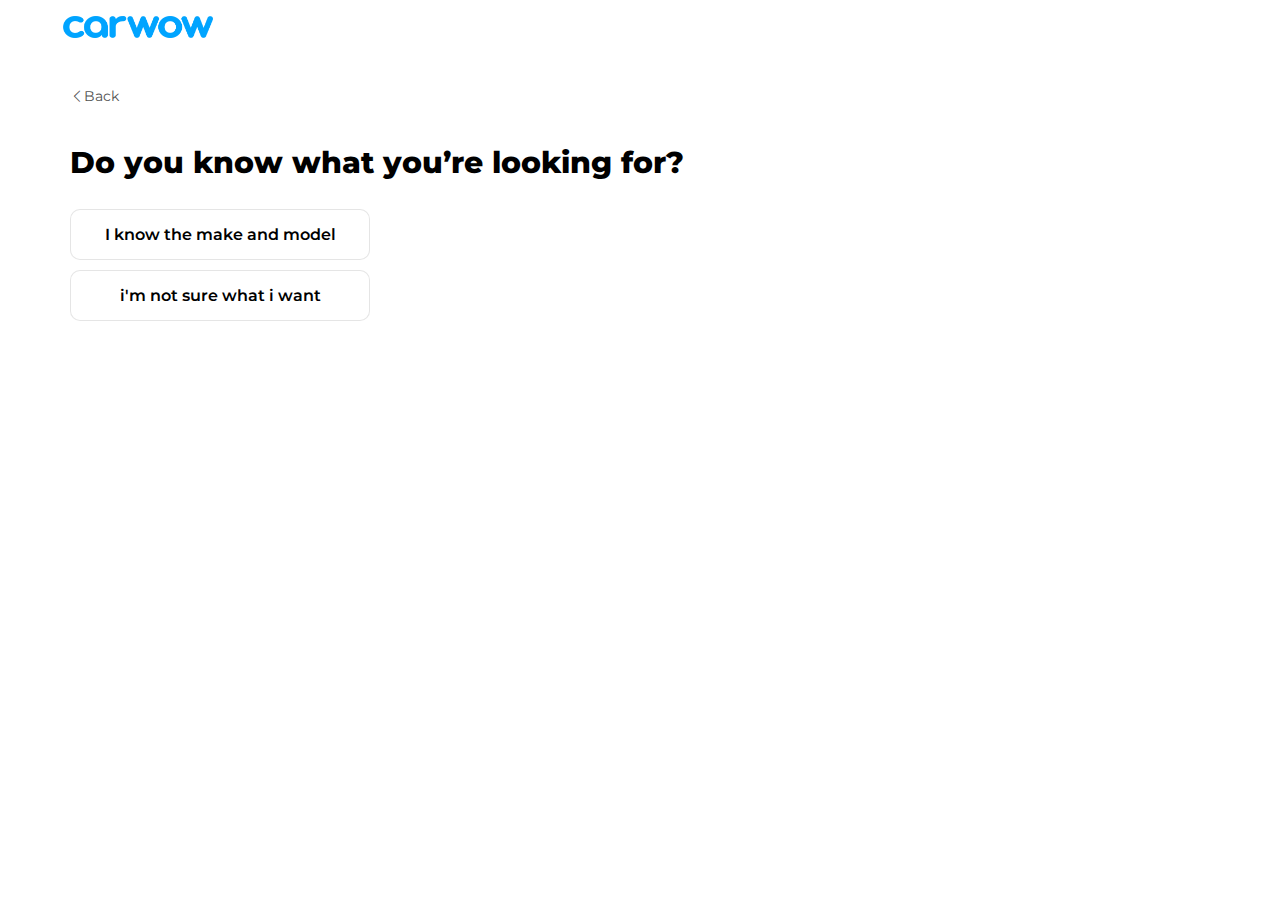
<file: buy.html>
<html>
    <head>
		<meta charset="utf-8">
		<meta http-equiv="X-UA-Compatible" content="IE=edge">
		<meta name="viewport" content="width=device-width, initial-scale=1">
		<meta name="viewport" content="width=device-width, initial-scale=1.0">
		<meta name="apple-mobile-web-app-capable" content="yes">
        <meta name="apple-mobile-web-app-status-bar-style" content="black-translucent">
        <meta http-equiv="Content-Type" content="text/html; charset=utf-8">
		<title>
		   buy
		</title>
		<link rel="icon" href="img/calicon.png" type="image/png" sizes="16x16">
        <link rel="preconnect" href="https://fonts.googleapis.com">
         <link rel="preconnect" href="https://fonts.gstatic.com" crossorigin>
         <link href="https://fonts.googleapis.com/css2?family=Montserrat:wght@300;500;600;700;800&display=swap" rel="stylesheet">

		<link rel="stylesheet" href="https://cdn.jsdelivr.net/npm/bootstrap-icons@1.8.1/font/bootstrap-icons.css">
		<link rel="stylesheet" href="https://cdnjs.cloudflare.com/ajax/libs/font-awesome/4.7.0/css/font-awesome.min.css">
		<link rel="stylesheet" href="css/bootstrap.min.css">
		<link rel="stylesheet" href="css/bootstrap.css">
		<link rel="stylesheet" href="css/buy.css"> 
		<link href="https://unpkg.com/aos@2.3.1/dist/aos.css" rel="stylesheet">
	
  

    </head>
    <style>
			img{
			image-rendering: -moz-crisp-edges !important;       
			image-rendering:   -o-crisp-edges !important;       
			image-rendering: -webkit-optimize-contrast !important;
			image-rendering: crisp-edges !important;
			-ms-interpolation-mode: nearest-neighbor !important;
		}
    </style>
    <body id="body">
		<nav class="navbar navbar-default">
			<div class="container">
			  <div class="navbar-header">
				
				<a class="navbar-brand" href="#"><img src="img/logo/blue-logo.webp" ></a>
			  </div>
			  </div>
		  </nav>
		<section class="section-buy">
			<div class="container">
                   <div class="row">
					 <div class="col-md-12">
                         <p><a href="index.html"><span><i class="bi bi-chevron-left"></i></span><span>Back</span></a></p>
                         <h2>Do you know what you’re looking for?</h2>
                         <a href="#" class="btn btn-primary btnsellbuy">I know the make and model</a>
							<br>
							<a href="#" class="btn btn-primary btnsellbuy">i'm not sure what i want</a>
                     </div>
				</div>
			</div>
		</section>	


            <script src="js/bootstrap.js"></script>
            <script src="https://ajax.googleapis.com/ajax/libs/jquery/3.6.0/jquery.min.js"></script>
            <script src="js/bootstrap.min.js"></script>
		
		
    </body>
</html>
</file>
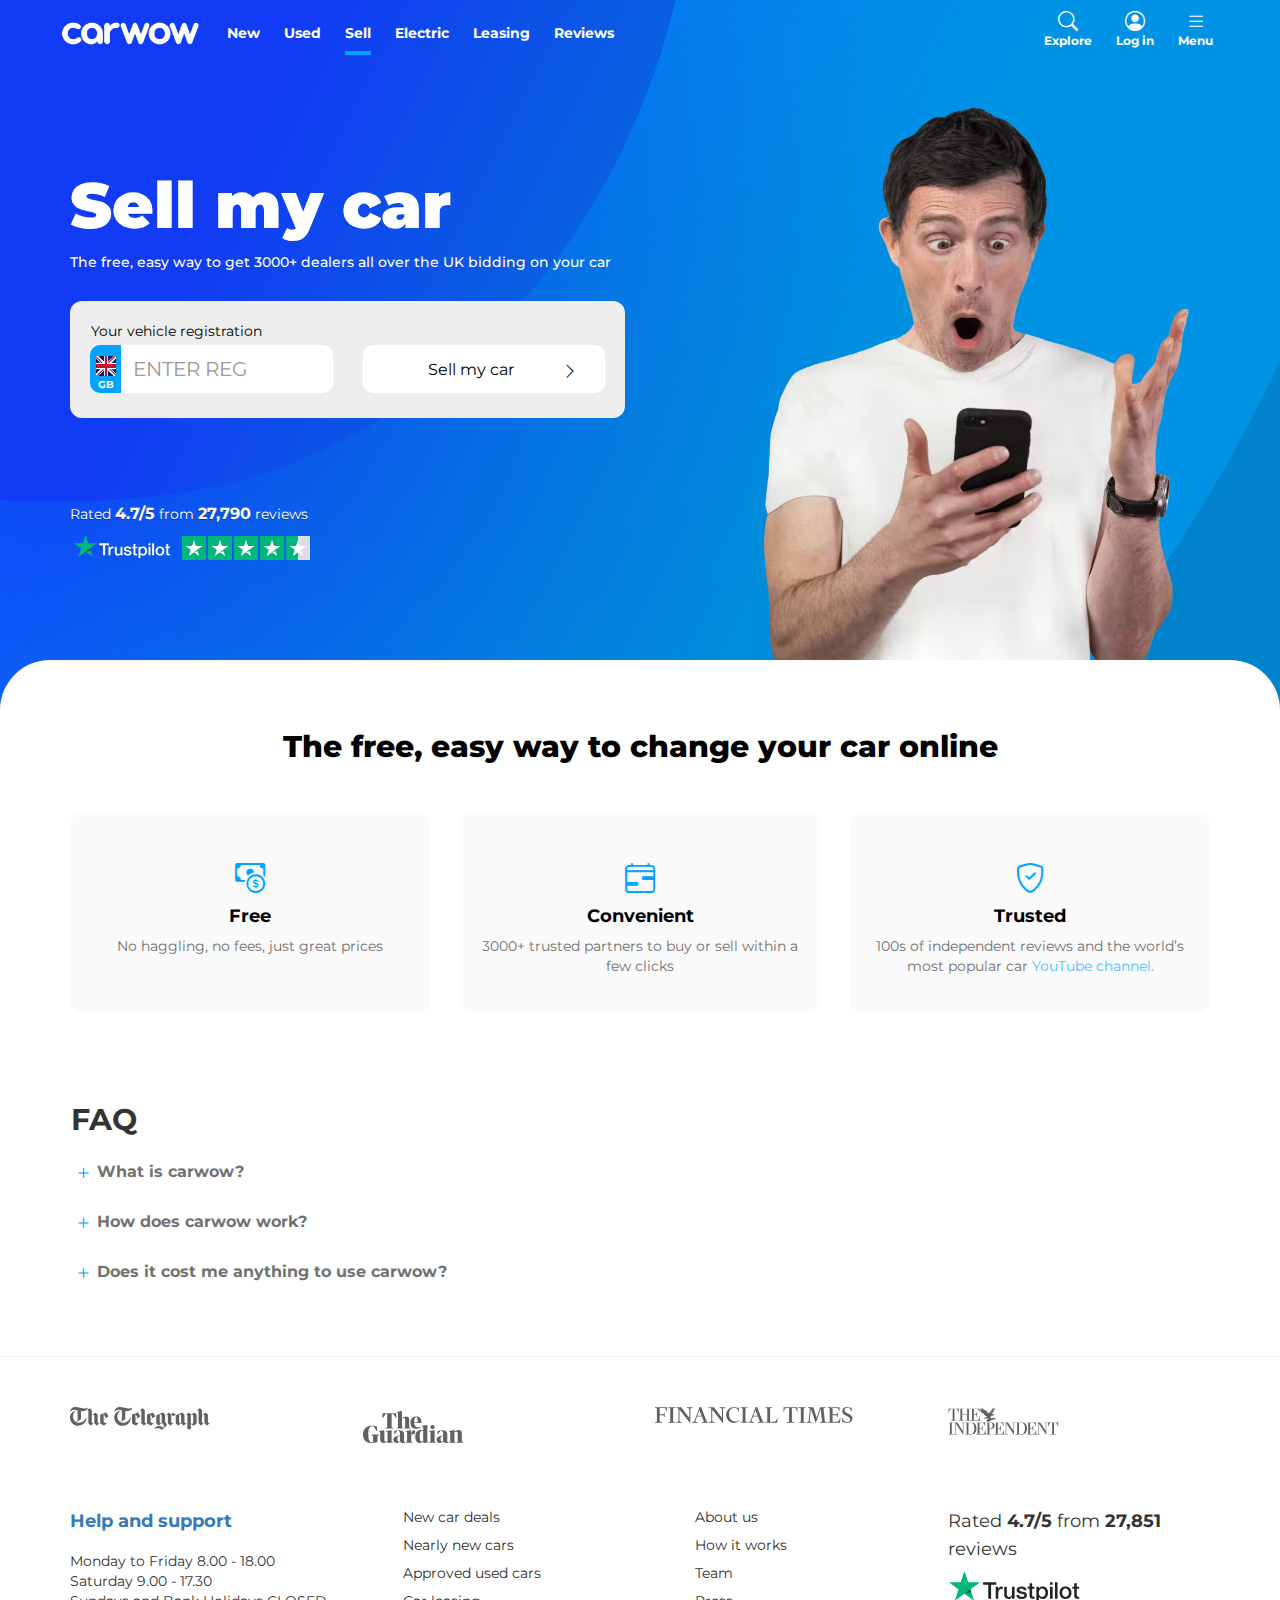
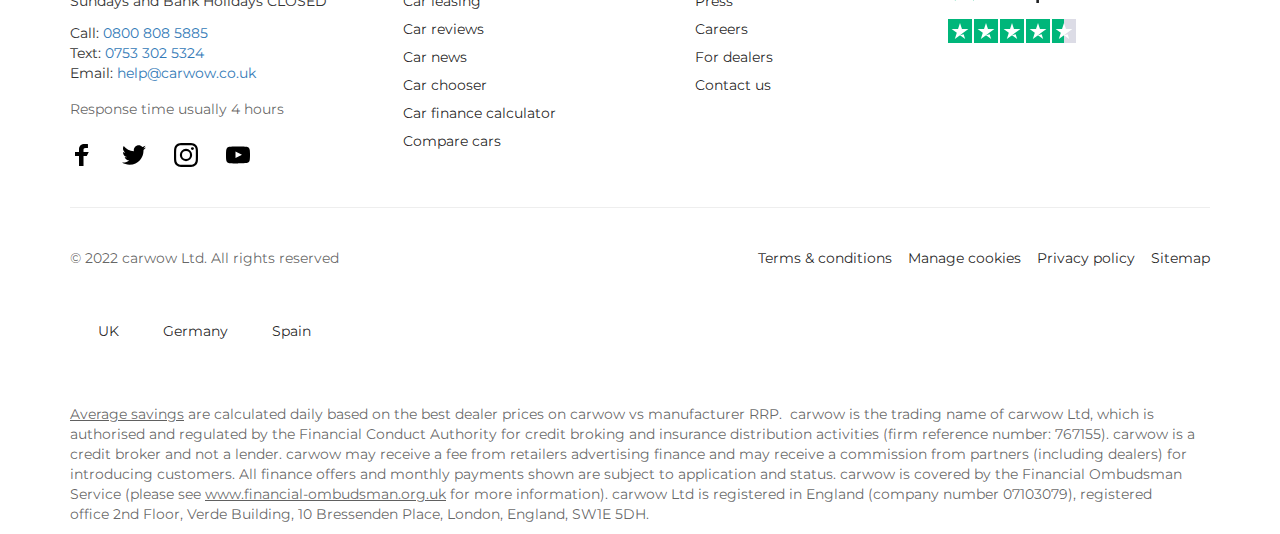
<file: sell.html>
<html>
    <head>
		<meta charset="utf-8">
		<meta http-equiv="X-UA-Compatible" content="IE=edge">
		<meta name="viewport" content="width=device-width, initial-scale=1">
		<meta name="viewport" content="width=device-width, initial-scale=1.0">
		<meta name="apple-mobile-web-app-capable" content="yes">
        <meta name="apple-mobile-web-app-status-bar-style" content="black-translucent">
        <meta http-equiv="Content-Type" content="text/html; charset=utf-8">
		<title>
		   sell
		</title>
		<link rel="icon" href="img/calicon.png" type="image/png" sizes="16x16">
        <link rel="preconnect" href="https://fonts.googleapis.com">
         <link rel="preconnect" href="https://fonts.gstatic.com" crossorigin>
         <link href="https://fonts.googleapis.com/css2?family=Montserrat:wght@300;500;600;700;800&display=swap" rel="stylesheet">

		<link rel="stylesheet" href="https://cdn.jsdelivr.net/npm/bootstrap-icons@1.8.1/font/bootstrap-icons.css">
		<link rel="stylesheet" href="https://cdnjs.cloudflare.com/ajax/libs/font-awesome/4.7.0/css/font-awesome.min.css">
		<link rel="stylesheet" href="css/bootstrap.min.css">
		<link rel="stylesheet" href="css/bootstrap.css">
		<link rel="stylesheet" href="css/navbar.css"> 
		<link rel="stylesheet" href="css/style.css"> 
        <link rel="stylesheet" href="css/sell.css"> 
		<link rel="stylesheet" href="css/footer.css"> 
		<link href="https://unpkg.com/aos@2.3.1/dist/aos.css" rel="stylesheet">
	
  

    </head>
    <style>
			img{
			image-rendering: -moz-crisp-edges !important;       
			image-rendering:   -o-crisp-edges !important;       
			image-rendering: -webkit-optimize-contrast !important;
			image-rendering: crisp-edges !important;
			-ms-interpolation-mode: nearest-neighbor !important;
		}
    </style>
    <body id="body">
		<nav class="navbar navbar-default">
			<div class="container">
			  <div class="navbar-header">
				
				<a class="navbar-brand" href="#"><img src="img/logo/logo.png" ></a>
			  </div>
			  
				<ul class="nav navbar-nav nav-left">
				  <li class="nav-li"><a href="#">New </a></li>
				  <li class="nav-li "><a href="#">Used</a></li>
				  <li class="nav-li  active"><a href="sell.html">Sell <span class="sr-only">(current)</span></a></li>
				  <li class="nav-li "><a href="#">Electric</a></li>
				  <li class="nav-li "><a href="#">Leasing</a></li>
				  <li class="nav-li "><a href="#">Reviews</a></li>
				</ul>
				<ul class="nav navbar-nav navbar-right">
				  <li  class="nav-li "><a href="#"><i class="bi bi-search"></i><br><span>Explore</span></a></li>
				  <li  class="nav-li "><a href="#"><i class="bi bi-person-circle"></i><br><span>Log in</span></a></li>
				  <li class="nav-li" onclick="openNav()"><a href="#"><i class="bi bi-list"></i> <br><span>Menu</span></a></li>  
				</ul>
			  </div>
			<div class="sidenavbar" id="sidenavbar">
				<div id="mySidepanel" class="sidepanel">
					<div class="cross">
						<a href="javascript:void(0)" class="closebtn" onclick="closeNav()"><i class="bi bi-x-lg"></i></a>
					</div>
					<div class="mainmenu" id="divmenu">
						<a href="#" class="deepwise">Log in</a>
						<a href="#" class="deepwise">Build new car</a>
						<a href="#" class="deepwise">Sell your car</a>
						<div class="btn-group sidebarmenu dropdown keep-open">
							<button type="button" id="dLabel" class="btn btn-default dropdown-toggle" data-toggle="dropdown" >
							New cars <i class="bi bi-chevron-down"></i>
							</button>
							<ul class="dropdown-menu" role="menu" 
							aria-labelledby="dLabel">
							<li><a href="#">New car deals</a></li>
							<li><a href="#">By make</a></li>
							<li><a href="#">By type</a></li>
							<li><a href="#">By popular models</a></li>
							</ul>
						</div>
						<div class="btn-group sidebarmenu dropdown keep-open">
							<button type="button" id="dLabel" class="btn btn-default dropdown-toggle" data-toggle="dropdown" >
							Used cars <i class="bi bi-chevron-down"></i>
							</button>
							<ul class="dropdown-menu" role="menu" 
							aria-labelledby="dLabel">
							<li><a href="#">New car deals</a></li>
							<li><a href="#">By make</a></li>
							<li><a href="#">By type</a></li>
							<li><a href="#">By popular models</a></li>
							</ul>
						</div>
						<div class="btn-group sidebarmenu dropdown keep-open">
							<button type="button" id="dLabel" class="btn btn-default dropdown-toggle" data-toggle="dropdown" >
							Used cars <i class="bi bi-chevron-down"></i>
							</button>
							<ul class="dropdown-menu" role="menu" 
							aria-labelledby="dLabel">
							<li><a href="#">New car deals</a></li>
							<li><a href="#">By make</a></li>
							<li><a href="#">By type</a></li>
							<li><a href="#">By popular models</a></li>
							</ul>
						</div>
					     <div class="helpsupport">
							 <p class="sp"><a href="#">Help and support</a></p>
							 <address>
								 <p>Monday to Friday <span>8.00-18.00</span></p>
								 <p>Saturday <span>8.00-18.00</span></p>
								 <p>Sundays and Bank Holidays CLOSED </p>
								 <p>Call:<a href="#">09000 000 588</a></p>
								 <p>Email:<a href="#">helop12@gmailcom</a></p>
								 <p>Responsiv time usually 4 hours</p>
							 </address>
						 </div>
				   </div>
				</div>
			</div>
		  </nav>
		<section class="top-section">
			<div class="container">
                   <div class="row">
					   <div class="col-lg-6 left-section">
                            <h1>Sell my car</h1>
                            <h5 style="color:#fff;margin-top:-15px;margin-bottom:30px">The free, easy way to get 3000+ dealers all over the UK bidding on your car</h5>
                            <div class="jumbotron">
                               
                                <div class="row allinbuell">
                                    <label>Your vehicle registration</label>
                                    <br>
                                   <div class="col-md-6 col-sm-6">
                                     <div class="input-group">
                                       <span class="input-group-btn">
                                         <button class="btn btn-default" type="button"><img width="20px" height="20px" src="img/sec2/flag.webp"><br><p>GB</p></button>
                                       </span>
                                       <input type="text" class="form-control" placeholder="ENTER REG">
                                     </div><!-- /input-group -->
                                   </div><!-- /.col-lg-6 -->
                                   <div class="col-md-6 col-sm-6">
                                     <a href="" class="btn btn-primary btn-lg btn-block">Sell my car<i class="bi bi-chevron-right"></i></a>
                                   </div>
                                 </div>
                                
                           </div>
							<br><br>
							<div class="hero-campaign__trustpilot">
								<div class="trustpilot trustpilot--default-layout">
								<div class="trustpilot__rating trustpilot__rating--light-color">
								<p class="stronghj">
								Rated <strong>4.7/5</strong>
								from <strong>27,790</strong> reviews
								</p>
								<a class="trustpilot__link" target="_blank" rel="noopener" aria-label="Trustpilot" href=""><svg xmlns="http://www.w3.org/2000/svg" viewBox="0 0 1132.8 278.2" class="trustpilot__logo--default-layout trustpilot__logo--light-color">
								  <path class="trustpilot__logo--light-color__wording" d="M297.7 98.6h114.7V120h-45.1v120.3h-24.8V120h-44.9V98.6zm109.8 39.1h21.2v19.8h.4c.7-2.8 2-5.5 3.9-8.1 1.9-2.6 4.2-5.1 6.9-7.2 2.7-2.2 5.7-3.9 9-5.3 3.3-1.3 6.7-2 10.1-2 2.6 0 4.5.1 5.5.2s2 .3 3.1.4v21.8c-1.6-.3-3.2-.5-4.9-.7-1.7-.2-3.3-.3-4.9-.3-3.8 0-7.4.8-10.8 2.3-3.4 1.5-6.3 3.8-8.8 6.7-2.5 3-4.5 6.6-6 11s-2.2 9.4-2.2 15.1v48.8h-22.6V137.7zm164 102.6h-22.2V226h-.4c-2.8 5.2-6.9 9.3-12.4 12.4-5.5 3.1-11.1 4.7-16.8 4.7-13.5 0-23.3-3.3-29.3-10s-9-16.8-9-30.3v-65.1H504v62.9c0 9 1.7 15.4 5.2 19.1 3.4 3.7 8.3 5.6 14.5 5.6 4.8 0 8.7-.7 11.9-2.2 3.2-1.5 5.8-3.4 7.7-5.9 2-2.4 3.4-5.4 4.3-8.8.9-3.4 1.3-7.1 1.3-11.1v-59.5h22.6v102.5zm38.5-32.9c.7 6.6 3.2 11.2 7.5 13.9 4.4 2.6 9.6 4 15.7 4 2.1 0 4.5-.2 7.2-.5s5.3-1 7.6-1.9c2.4-.9 4.3-2.3 5.9-4.1 1.5-1.8 2.2-4.1 2.1-7-.1-2.9-1.2-5.3-3.2-7.1-2-1.9-4.5-3.3-7.6-4.5-3.1-1.1-6.6-2.1-10.6-2.9-4-.8-8-1.7-12.1-2.6-4.2-.9-8.3-2.1-12.2-3.4-3.9-1.3-7.4-3.1-10.5-5.4-3.1-2.2-5.6-5.1-7.4-8.6-1.9-3.5-2.8-7.8-2.8-13 0-5.6 1.4-10.2 4.1-14 2.7-3.8 6.2-6.8 10.3-9.1 4.2-2.3 8.8-3.9 13.9-4.9 5.1-.9 10-1.4 14.6-1.4 5.3 0 10.4.6 15.2 1.7 4.8 1.1 9.2 2.9 13.1 5.5 3.9 2.5 7.1 5.8 9.7 9.8 2.6 4 4.2 8.9 4.9 14.6h-23.6c-1.1-5.4-3.5-9.1-7.4-10.9-3.9-1.9-8.4-2.8-13.4-2.8-1.6 0-3.5.1-5.7.4-2.2.3-4.2.8-6.2 1.5-1.9.7-3.5 1.8-4.9 3.2-1.3 1.4-2 3.2-2 5.5 0 2.8 1 5 2.9 6.7 1.9 1.7 4.4 3.1 7.5 4.3 3.1 1.1 6.6 2.1 10.6 2.9 4 .8 8.1 1.7 12.3 2.6 4.1.9 8.1 2.1 12.1 3.4 4 1.3 7.5 3.1 10.6 5.4 3.1 2.3 5.6 5.1 7.5 8.5 1.9 3.4 2.9 7.7 2.9 12.7 0 6.1-1.4 11.2-4.2 15.5-2.8 4.2-6.4 7.7-10.8 10.3-4.4 2.6-9.4 4.6-14.8 5.8-5.4 1.2-10.8 1.8-16.1 1.8-6.5 0-12.5-.7-18-2.2-5.5-1.5-10.3-3.7-14.3-6.6-4-3-7.2-6.7-9.5-11.1-2.3-4.4-3.5-9.7-3.7-15.8H610zm74.6-69.7h17.1v-30.8h22.6v30.8h20.4v16.9h-20.4v54.8c0 2.4.1 4.4.3 6.2.2 1.7.7 3.2 1.4 4.4.7 1.2 1.8 2.1 3.3 2.7 1.5.6 3.4.9 6 .9 1.6 0 3.2 0 4.8-.1 1.6-.1 3.2-.3 4.8-.7v17.5c-2.5.3-5 .5-7.3.8-2.4.3-4.8.4-7.3.4-6 0-10.8-.6-14.4-1.7-3.6-1.1-6.5-2.8-8.5-5-2.1-2.2-3.4-4.9-4.2-8.2-.7-3.3-1.2-7.1-1.3-11.3v-60.5h-17.1v-17.1zm76.1 0h21.4v13.9h.4c3.2-6 7.6-10.2 13.3-12.8 5.7-2.6 11.8-3.9 18.5-3.9 8.1 0 15.1 1.4 21.1 4.3 6 2.8 11 6.7 15 11.7 4 5 6.9 10.8 8.9 17.4 2 6.6 3 13.7 3 21.2 0 6.9-.9 13.6-2.7 20-1.8 6.5-4.5 12.2-8.1 17.2-3.6 5-8.2 8.9-13.8 11.9-5.6 3-12.1 4.5-19.7 4.5-3.3 0-6.6-.3-9.9-.9-3.3-.6-6.5-1.6-9.5-2.9-3-1.3-5.9-3-8.4-5.1-2.6-2.1-4.7-4.5-6.5-7.2h-.4v51.2h-22.6V137.7zm79 51.4c0-4.6-.6-9.1-1.8-13.5-1.2-4.4-3-8.2-5.4-11.6-2.4-3.4-5.4-6.1-8.9-8.1-3.6-2-7.7-3.1-12.3-3.1-9.5 0-16.7 3.3-21.5 9.9-4.8 6.6-7.2 15.4-7.2 26.4 0 5.2.6 10 1.9 14.4 1.3 4.4 3.1 8.2 5.7 11.4 2.5 3.2 5.5 5.7 9 7.5 3.5 1.9 7.6 2.8 12.2 2.8 5.2 0 9.5-1.1 13.1-3.2 3.6-2.1 6.5-4.9 8.8-8.2 2.3-3.4 4-7.2 5-11.5.9-4.3 1.4-8.7 1.4-13.2zm39.9-90.5h22.6V120h-22.6V98.6zm0 39.1h22.6v102.6h-22.6V137.7zm42.8-39.1H945v141.7h-22.6V98.6zm91.9 144.5c-8.2 0-15.5-1.4-21.9-4.1-6.4-2.7-11.8-6.5-16.3-11.2-4.4-4.8-7.8-10.5-10.1-17.1-2.3-6.6-3.5-13.9-3.5-21.8 0-7.8 1.2-15 3.5-21.6 2.3-6.6 5.7-12.3 10.1-17.1 4.4-4.8 9.9-8.5 16.3-11.2 6.4-2.7 13.7-4.1 21.9-4.1s15.5 1.4 21.9 4.1c6.4 2.7 11.8 6.5 16.3 11.2 4.4 4.8 7.8 10.5 10.1 17.1 2.3 6.6 3.5 13.8 3.5 21.6 0 7.9-1.2 15.2-3.5 21.8-2.3 6.6-5.7 12.3-10.1 17.1-4.4 4.8-9.9 8.5-16.3 11.2-6.4 2.7-13.7 4.1-21.9 4.1zm0-17.9c5 0 9.4-1.1 13.1-3.2 3.7-2.1 6.7-4.9 9.1-8.3 2.4-3.4 4.1-7.3 5.3-11.6 1.1-4.3 1.7-8.7 1.7-13.2 0-4.4-.6-8.7-1.7-13.1s-2.9-8.2-5.3-11.6c-2.4-3.4-5.4-6.1-9.1-8.2-3.7-2.1-8.1-3.2-13.1-3.2s-9.4 1.1-13.1 3.2c-3.7 2.1-6.7 4.9-9.1 8.2-2.4 3.4-4.1 7.2-5.3 11.6-1.1 4.4-1.7 8.7-1.7 13.1 0 4.5.6 8.9 1.7 13.2 1.1 4.3 2.9 8.2 5.3 11.6 2.4 3.4 5.4 6.2 9.1 8.3 3.7 2.2 8.1 3.2 13.1 3.2zm58.4-87.5h17.1v-30.8h22.6v30.8h20.4v16.9h-20.4v54.8c0 2.4.1 4.4.3 6.2.2 1.7.7 3.2 1.4 4.4.7 1.2 1.8 2.1 3.3 2.7 1.5.6 3.4.9 6 .9 1.6 0 3.2 0 4.8-.1 1.6-.1 3.2-.3 4.8-.7v17.5c-2.5.3-5 .5-7.3.8-2.4.3-4.8.4-7.3.4-6 0-10.8-.6-14.4-1.7-3.6-1.1-6.5-2.8-8.5-5-2.1-2.2-3.4-4.9-4.2-8.2-.7-3.3-1.2-7.1-1.3-11.3v-60.5h-17.1v-17.1z" fill="#fff"></path>
								  <path fill="#00b67a" d="M271.3 98.6H167.7L135.7 0l-32.1 98.6L0 98.5l83.9 61L51.8 258l83.9-60.9 83.8 60.9-32-98.5 83.8-60.9z"></path>
								  <path fill="#005128" d="M194.7 181.8l-7.2-22.3-51.8 37.6z"></path>
								</svg>
								&nbsp;&nbsp;&nbsp;
								<div class="trustpilot__stars">
								<svg width="128" height="24" viewBox="0 0 128 24" fill="none" xmlns="http://www.w3.org/2000/svg">
								  <path d="M24 0H0V24H24V0Z" fill="#00B67A"></path>
								  <path d="M50 0H26V24H50V0Z" fill="#00B67A"></path>
								  <path d="M76 0H52V24H76V0Z" fill="#00B67A"></path>
								  <path d="M102 0H78V24H102V0Z" fill="#00B67A"></path>
								  <path d="M128 0H116V24H128V0Z" fill="#DCDCE6"></path>
								  <path d="M116 0H104V24H116V0Z" fill="#00B67A"></path>
								  <path d="M12.0016 16.175L15.6516 15.25L17.1766 19.95L12.0016 16.175ZM20.4016 10.1H13.9766L12.0016 4.04999L10.0266 10.1H3.60156L8.80156 13.85L6.82656 19.9L12.0266 16.15L15.2266 13.85L20.4016 10.1Z" fill="white"></path>
								  <path d="M38.0016 16.175L41.6516 15.25L43.1766 19.95L38.0016 16.175ZM46.4016 10.1H39.9766L38.0016 4.04999L36.0266 10.1H29.6016L34.8016 13.85L32.8266 19.9L38.0266 16.15L41.2266 13.85L46.4016 10.1Z" fill="white"></path>
								  <path d="M64.0016 16.175L67.6516 15.25L69.1766 19.95L64.0016 16.175ZM72.4016 10.1H65.9766L64.0016 4.04999L62.0266 10.1H55.6016L60.8016 13.85L58.8266 19.9L64.0266 16.15L67.2266 13.85L72.4016 10.1Z" fill="white"></path>
								  <path d="M90.0016 16.175L93.6516 15.25L95.1766 19.95L90.0016 16.175ZM98.4016 10.1H91.9766L90.0016 4.04999L88.0266 10.1H81.6016L86.8016 13.85L84.8266 19.9L90.0266 16.15L93.2266 13.85L98.4016 10.1Z" fill="white"></path>
								  <path d="M116.002 16.175L119.652 15.25L121.177 19.95L116.002 16.175ZM124.402 10.1H117.977L116.002 4.04999L114.027 10.1H107.602L112.802 13.85L110.827 19.9L116.027 16.15L119.227 13.85L124.402 10.1Z" fill="white"></path>
								</svg>
								
								</div>
								</a></div>
								</div>
								
								</div>
					   </div>
					   <div class="col-lg-6 thisiman">
                            <img class="" src="img/top/mat.avif">
					   </div>
				   </div>
			</div>

		</section>
		<section class="easy">
			<div class="container">
				<div class="row">
					<center><h2 class="headtitle">The free, easy way to change your car online</h2></center>
					<div class="col-md-4 col-sm-6">
                        <div class="thumbnail">
							<div class="icon">
								<i class="bi bi-cash-coin"></i>
							</div>
							<div class="caption">
							  <h3>Free</h3>
							  <p>No haggling, no fees, just great prices</p>
							</div>
						  </div>
					</div>
					<div class="col-md-4 col-sm-6">
                        <div class="thumbnail">
							<div class="icon">
								<i class="bi bi-calendar4-range"></i>
							</div>
							<div class="caption">
							  <h3>Convenient</h3>
							  <p>3000+ trusted partners to buy or sell within a few clicks</p>
							</div>
						  </div>
					</div>
					<div class="col-md-4 col-sm-6">
                        <div class="thumbnail">
							<div class="icon">
								<i class="bi bi-shield-check"></i>
							</div>
							<div class="caption">
							  <h3>Trusted</h3>
							  <p>100s of independent reviews and the world’s most popular car <a href="">YouTube channel.</a></p>
							</div>
						  </div>
					</div>
				</div>
			</div>
		</section>	



		<section class="section-10">
		    <div class="container">
			    <div class="row">
				    <h2 class="titleh">FAQ</h2>
			        <div class="col-md-12 accordion">
					    <!-- Accordion 1 section strat-->
				        <div class="panel-group" id="accordionSingleClosed" role="tablist" aria-multiselectable="true">
						    <div class="panel panel-default">
								<div class="panel-heading" role="tab" id="headingOne">
								  <h4 class="panel-title">
									<a class="collapsed" role="button" data-toggle="collapse" href="#collapseItemClose1" aria-expanded="true" aria-controls="collapseItemClose1">
									   <span>What is carwow?</span>
									</a>
								  </h4>
								</div>
								<div id="collapseItemClose1" class="panel-collapse collapse" role="tabpanel" aria-labelledby="headingOne">
								  <div class="panel-body">
									<p class="p1"></p>carwow is an online platform for buying a new car or selling your old one! We bring you great offers from thousands of trusted partners so you can buy or sell your car in just a few clicks. No haggling and no fees.
								  </div>
								</div>
						    </div>
						</div>
						<!-- Accordion 1 section end-->
						<!-- Accordion 2 section start-->
						<div class="panel-group" id="accordionSingleClosed" role="tablist" aria-multiselectable="true">
						    <div class="panel panel-default">
								<div class="panel-heading" role="tab" id="headingOne">
								  <h4 class="panel-title">
									<a class="collapsed" role="button" data-toggle="collapse" href="#collapseItemClose2" aria-expanded="true" aria-controls="collapseItemClose2">
									   <span>How does carwow work?</span>
									</a>
								  </h4>
								</div>
								<div id="collapseItemClose2" class="panel-collapse collapse" role="tabpanel" aria-labelledby="headingOne">
								  <div class="panel-body">
									<p class="p1">It only takes a few minutes to get started. Whether you are buying or selling, you answer a few questions, we send your information out to local and national partners and they come back to you with great offers.

										If buying a new car, once you receive an offer you are happy with, you can contact your chosen dealer with ease. If you are selling your car, simply accept the offer and we’ll reach out to arrange a collection. We’re here to help if you need us at any step of the journey.</p>
									
								  </div>
								</div>
						    </div>
						</div>
						<!-- Accordion 2 section end-->
						<!-- Accordion 3 section start-->
						<div class="panel-group" id="accordionSingleClosed" role="tablist" aria-multiselectable="true">
						    <div class="panel panel-default">
								<div class="panel-heading" role="tab" id="headingOne">
								  <h4 class="panel-title">
									<a class="collapsed" role="button" data-toggle="collapse" href="#collapseItemClose3" aria-expanded="true" aria-controls="collapseItemClose3">
									   <span>Does it cost me anything to use carwow?</span>
									</a>
								  </h4>
								</div>
								<div id="collapseItemClose3" class="panel-collapse collapse" role="tabpanel" aria-labelledby="headingOne">
								  <div class="panel-body">
									<p class="p1">No, it’s completely free! Whether buying or selling, you won’t face any costs - just great offers!</p>
									
								  </div>
								</div>
						    </div>
						</div>
						<!-- Accordion 3 section end-->
						<!-- Accordion 4 section start-->
						
						<!-- Accordion 10 section end-->
					</div>
				</div>
			</div>
		</section>
		<br><br>
   <hr>
		<footer class="footerof">
              <div class="container">
				  <div class="row">
					  <div class="col-md-3">
                        <img src="img/footer/1.svg">
					  </div>
					  <div class="col-md-3">
                        <img src="img/footer/2.svg">
					  </div>
					  <div class="col-md-3">
                        <img src="img/footer/3.svg">
					  </div>
					  <div class="col-md-3">
                        <img src="img/footer/4.svg">
					  </div>
				  </div>
                  <br> <br> <br>

				  <div class="row">
					<div class="col-md-3">
						<div class="footer__column footer__column--help">
							<div class="contact-details">
							<a class="contact-details__title" data-detail-element-name="logo" data-interaction-type="footer" href="https://support.carwow.co.uk/hc/en-us" rel="noopener" target="_blank">
							Help and support
							</a>
							<div class="contact-details__time">
							Monday to Friday 8.00 - 18.00<br>
							Saturday 9.00 - 17.30<br>
							Sundays and Bank Holidays CLOSED
							</div>
							<ul class="contact-details__links">
							<li class="contact-details__links-item">
							<span>
							Call:
							<a data-detail-element-name="call carwow" data-interaction-type="footer" href="tel:+448008085885">0800 808 5885</a>
							</span>
							</li>
							<li class="contact-details__links-item">
							<span>
							Text:
							<a class="contact-details__link" href="sms:07533025324">
							0753 302 5324
							</a>
							</span>
							</li>
							<li class="contact-details__links-item">
							<span>
							Email:
							<a class="contact-details__link" data-detail-element-name="email carwow" data-interaction-type="footer" href="mailto:help@carwow.co.uk">
							help@carwow.co.uk
							</a>
							</span>
							</li>
							</ul>
							<div class="contact-details__info">
							Response time usually 4 hours
							</div>
							</div>
							
							<div class="footer__social-media">
							<a aria-label="Facebook" class="footer__social-media-link" data-detail-element-name="facebook" data-interaction-type="footer" href="https://www.facebook.com/carwowuk/" rel="noopener" target="_blank">
							<i class="icon">
							<svg xmlns="http://www.w3.org/2000/svg" viewBox="0 0 24 24" class="footer__social-media-logo">
							  <path d="M9.032 23L9 13H5V9h4V6.5C9 2.79 11.298 1 14.61 1c1.585 0 2.948.118 3.345.17v3.88H15.66c-1.802 0-2.15.856-2.15 2.112V9h5.24l-2 4h-3.24v10H9.032z"></path>
							</svg>
							
							</i>
							</a>
							<a aria-label="Twitter" class="footer__social-media-link" data-detail-element-name="twitter" data-interaction-type="footer" href="https://twitter.com/carwowuk/" rel="noopener" target="_blank">
							<i class="icon">
							<svg xmlns="http://www.w3.org/2000/svg" viewBox="0 0 24 24" class="footer__social-media-logo">
							  <path d="M24 4.6c-.9.4-1.8.7-2.8.8 1-.6 1.8-1.6 2.2-2.7-1 .6-2 1-3.1 1.2-.9-1-2.2-1.6-3.6-1.6-2.7 0-4.9 2.2-4.9 4.9 0 .4 0 .8.1 1.1-4.2-.2-7.8-2.2-10.2-5.2-.5.8-.7 1.6-.7 2.5 0 1.7.9 3.2 2.2 4.1-.8 0-1.6-.2-2.2-.6v.1c0 2.4 1.7 4.4 3.9 4.8-.4.1-.8.2-1.3.2-.3 0-.6 0-.9-.1.6 2 2.4 3.4 4.6 3.4-1.7 1.3-3.8 2.1-6.1 2.1-.4 0-.8 0-1.2-.1 2.2 1.4 4.8 2.2 7.5 2.2 9.1 0 14-7.5 14-14v-.6c1-.7 1.8-1.6 2.5-2.5z"></path>
							</svg>
							
							</i>
							</a>
							<a aria-label="Instagram" class="footer__social-media-link" data-detail-element-name="instagram" data-interaction-type="footer" href="https://www.instagram.com/carwow/" rel="noopener" target="_blank">
							<i class="icon">
							<svg xmlns="http://www.w3.org/2000/svg" viewBox="0 0 24 24" class="footer__social-media-logo">
							  <path d="M12 2.16c3.2 0 3.58.01 4.85.07 1.36.06 2.63.34 3.6 1.31.98.98 1.26 2.24 1.32 3.61.06 1.27.07 1.65.07 4.85s-.01 3.58-.07 4.85c-.06 1.36-.34 2.63-1.31 3.6-.98.98-2.25 1.26-3.61 1.32-1.27.06-1.65.07-4.85.07s-3.58-.01-4.85-.07c-1.37-.06-2.63-.34-3.6-1.31-.98-.98-1.26-2.25-1.32-3.61-.06-1.27-.07-1.65-.07-4.85s.01-3.58.07-4.85c.06-1.37.34-2.63 1.31-3.6.98-.98 2.24-1.26 3.61-1.32 1.27-.06 1.65-.07 4.85-.07M12 0C8.74 0 8.33.01 7.05.07 5.1.17 3.4.64 2.01 2.01.64 3.4.16 5.11.07 7.05A85.64 85.64 0 0 0 0 12c0 3.26.01 3.67.07 4.95.1 1.95.57 3.66 1.94 5.04 1.38 1.37 3.1 1.85 5.04 1.94 1.28.06 1.7.07 4.95.07s3.67-.01 4.95-.07c1.95-.1 3.66-.57 5.04-1.94 1.37-1.38 1.85-3.1 1.94-5.04.06-1.28.07-1.7.07-4.95s-.01-3.67-.07-4.95c-.1-1.95-.57-3.66-1.94-5.04C20.6.64 18.89.16 16.95.07A85.64 85.64 0 0 0 12 0z"></path>
							  <path d="M12 5.84a6.16 6.16 0 1 0 0 12.32 6.16 6.16 0 0 0 0-12.32zM12 16a4 4 0 1 1 0-8 4 4 0 0 1 0 8z"></path>
							  <circle cx="18.41" cy="5.59" r="1.44"></circle>
							</svg>
							
							</i>
							</a>
							<a aria-label="YouTube" class="footer__social-media-link" data-detail-element-name="youtube" data-interaction-type="footer" href="https://www.youtube.com/c/Carwow/" rel="noopener" target="_blank">
							<i class="icon">
							<svg xmlns="http://www.w3.org/2000/svg" viewBox="0 0 24 24" class="footer__social-media-logo">
							  <path d="M23.8 7.2s-.2-1.7-1-2.4c-.9-1-1.9-1-2.4-1-3.4-.2-8.4-.2-8.4-.2s-5 0-8.4.2c-.5.1-1.5.1-2.4 1-.7.7-1 2.4-1 2.4S0 9.1 0 11.1v1.8c0 1.9.2 3.9.2 3.9s.2 1.7 1 2.4c.9 1 2.1.9 2.6 1 1.9.2 8.2.2 8.2.2s5 0 8.4-.3c.5-.1 1.5-.1 2.4-1 .7-.7 1-2.4 1-2.4s.2-1.9.2-3.9V11c0-1.9-.2-3.8-.2-3.8zM9.5 15.1V8.4l6.5 3.4-6.5 3.3z"></path>
							</svg>
							
							</i>
							</a>
							</div>
							</div>
					</div>
					<div class="col-md-3">
						<div class="footer__column">
							<ul class="footer__link-list">
							<li class="footer__list-item"><a data-detail-element-name="new car deals" data-interaction-type="footer" href="https://www.carwow.co.uk/new-car-deals">New car deals</a></li>
							<li class="footer__list-item"><a data-detail-element-name="nearly new cars" data-interaction-type="footer" href="https://www.carwow.co.uk/nearly-new-cars">Nearly new cars</a></li>
							<li class="footer__list-item"><a data-detail-element-name="approved used cars" data-interaction-type="footer" href="https://www.carwow.co.uk/used-cars">Approved used cars</a></li>
							<li class="footer__list-item"><a data-detail-element-name="car leasing" data-interaction-type="footer" href="https://www.carwow.co.uk/car-leasing">Car leasing</a></li>
							<li class="footer__list-item"><a data-detail-element-name="car reviews" data-interaction-type="footer" href="https://www.carwow.co.uk/car-reviews">Car reviews</a></li>
							<li class="footer__list-item"><a data-detail-element-name="news" data-interaction-type="footer" href="https://www.carwow.co.uk/news">Car news</a></li>
							<li class="footer__list-item"><a data-detail-element-name="car chooser" data-interaction-type="footer" href="https://www.carwow.co.uk/car-discovery">Car chooser</a></li>
							<li class="footer__list-item"><a data-detail-element-name="pcp calculator" data-interaction-type="footer" href="https://www.carwow.co.uk/pcp-calculator">Car finance calculator</a></li>
							<li class="footer__list-item"><a data-detail-element-name="compare cars" data-interaction-type="footer" href="https://www.carwow.co.uk/compare-cars">Compare cars</a></li>
							</ul>
							</div>
					</div>
					<div class="col-md-3">
						<div class="footer__column">
							<ul class="footer__link-list">
							<li class="footer__list-item"><a data-detail-element-name="about carwow" data-interaction-type="footer" href="https://www.carwow.co.uk/about-us">About us</a></li>
							<li class="footer__list-item"><a data-detail-element-name="how it works" data-interaction-type="footer" href="https://www.carwow.co.uk/how-it-works">How it works</a></li>
							<li class="footer__list-item"><a data-detail-element-name="team" data-interaction-type="footer" href="https://www.carwow.co.uk/team">Team</a></li>
							<li class="footer__list-item"><a data-detail-element-name="press" data-interaction-type="footer" href="https://www.carwow.co.uk/press">Press</a></li>
							<li class="footer__list-item"><a data-detail-element-name="jobs" data-interaction-type="footer" href="https://www.carwow.co.uk/jobs">Careers</a></li>
							<li class="footer__list-item"><a data-detail-element-name="dealers" data-interaction-type="footer" href="https://dealers.carwow.co.uk">For dealers</a></li>
							<li class="footer__list-item"><a data-detail-element-name="contact us" data-interaction-type="footer" href="https://www.carwow.co.uk/contact-us">Contact us</a></li>
							</ul>
							</div>
					</div>
					<div class="col-md-3">
						<div class="trustpilot trustpilot--footer-layout">
							<div class="trustpilot__rating trustpilot__rating--dark-color">
							<span>
							Rated <strong>4.7/5</strong>
							from <strong>27,851</strong> reviews
							</span>
							<a class="trustpilot__link" target="_blank" rel="noopener" aria-label="Trustpilot" href="https://uk.trustpilot.com/review/carwow.co.uk"><svg xmlns="http://www.w3.org/2000/svg" viewBox="0 0 1132.8 278.2" class="trustpilot__logo--footer-layout trustpilot__logo--dark-color">
							  <path class="trustpilot__logo--dark-color__wording" d="M297.7 98.6h114.7V120h-45.1v120.3h-24.8V120h-44.9V98.6zm109.8 39.1h21.2v19.8h.4c.7-2.8 2-5.5 3.9-8.1 1.9-2.6 4.2-5.1 6.9-7.2 2.7-2.2 5.7-3.9 9-5.3 3.3-1.3 6.7-2 10.1-2 2.6 0 4.5.1 5.5.2s2 .3 3.1.4v21.8c-1.6-.3-3.2-.5-4.9-.7-1.7-.2-3.3-.3-4.9-.3-3.8 0-7.4.8-10.8 2.3-3.4 1.5-6.3 3.8-8.8 6.7-2.5 3-4.5 6.6-6 11s-2.2 9.4-2.2 15.1v48.8h-22.6V137.7zm164 102.6h-22.2V226h-.4c-2.8 5.2-6.9 9.3-12.4 12.4-5.5 3.1-11.1 4.7-16.8 4.7-13.5 0-23.3-3.3-29.3-10s-9-16.8-9-30.3v-65.1H504v62.9c0 9 1.7 15.4 5.2 19.1 3.4 3.7 8.3 5.6 14.5 5.6 4.8 0 8.7-.7 11.9-2.2 3.2-1.5 5.8-3.4 7.7-5.9 2-2.4 3.4-5.4 4.3-8.8.9-3.4 1.3-7.1 1.3-11.1v-59.5h22.6v102.5zm38.5-32.9c.7 6.6 3.2 11.2 7.5 13.9 4.4 2.6 9.6 4 15.7 4 2.1 0 4.5-.2 7.2-.5s5.3-1 7.6-1.9c2.4-.9 4.3-2.3 5.9-4.1 1.5-1.8 2.2-4.1 2.1-7-.1-2.9-1.2-5.3-3.2-7.1-2-1.9-4.5-3.3-7.6-4.5-3.1-1.1-6.6-2.1-10.6-2.9-4-.8-8-1.7-12.1-2.6-4.2-.9-8.3-2.1-12.2-3.4-3.9-1.3-7.4-3.1-10.5-5.4-3.1-2.2-5.6-5.1-7.4-8.6-1.9-3.5-2.8-7.8-2.8-13 0-5.6 1.4-10.2 4.1-14 2.7-3.8 6.2-6.8 10.3-9.1 4.2-2.3 8.8-3.9 13.9-4.9 5.1-.9 10-1.4 14.6-1.4 5.3 0 10.4.6 15.2 1.7 4.8 1.1 9.2 2.9 13.1 5.5 3.9 2.5 7.1 5.8 9.7 9.8 2.6 4 4.2 8.9 4.9 14.6h-23.6c-1.1-5.4-3.5-9.1-7.4-10.9-3.9-1.9-8.4-2.8-13.4-2.8-1.6 0-3.5.1-5.7.4-2.2.3-4.2.8-6.2 1.5-1.9.7-3.5 1.8-4.9 3.2-1.3 1.4-2 3.2-2 5.5 0 2.8 1 5 2.9 6.7 1.9 1.7 4.4 3.1 7.5 4.3 3.1 1.1 6.6 2.1 10.6 2.9 4 .8 8.1 1.7 12.3 2.6 4.1.9 8.1 2.1 12.1 3.4 4 1.3 7.5 3.1 10.6 5.4 3.1 2.3 5.6 5.1 7.5 8.5 1.9 3.4 2.9 7.7 2.9 12.7 0 6.1-1.4 11.2-4.2 15.5-2.8 4.2-6.4 7.7-10.8 10.3-4.4 2.6-9.4 4.6-14.8 5.8-5.4 1.2-10.8 1.8-16.1 1.8-6.5 0-12.5-.7-18-2.2-5.5-1.5-10.3-3.7-14.3-6.6-4-3-7.2-6.7-9.5-11.1-2.3-4.4-3.5-9.7-3.7-15.8H610zm74.6-69.7h17.1v-30.8h22.6v30.8h20.4v16.9h-20.4v54.8c0 2.4.1 4.4.3 6.2.2 1.7.7 3.2 1.4 4.4.7 1.2 1.8 2.1 3.3 2.7 1.5.6 3.4.9 6 .9 1.6 0 3.2 0 4.8-.1 1.6-.1 3.2-.3 4.8-.7v17.5c-2.5.3-5 .5-7.3.8-2.4.3-4.8.4-7.3.4-6 0-10.8-.6-14.4-1.7-3.6-1.1-6.5-2.8-8.5-5-2.1-2.2-3.4-4.9-4.2-8.2-.7-3.3-1.2-7.1-1.3-11.3v-60.5h-17.1v-17.1zm76.1 0h21.4v13.9h.4c3.2-6 7.6-10.2 13.3-12.8 5.7-2.6 11.8-3.9 18.5-3.9 8.1 0 15.1 1.4 21.1 4.3 6 2.8 11 6.7 15 11.7 4 5 6.9 10.8 8.9 17.4 2 6.6 3 13.7 3 21.2 0 6.9-.9 13.6-2.7 20-1.8 6.5-4.5 12.2-8.1 17.2-3.6 5-8.2 8.9-13.8 11.9-5.6 3-12.1 4.5-19.7 4.5-3.3 0-6.6-.3-9.9-.9-3.3-.6-6.5-1.6-9.5-2.9-3-1.3-5.9-3-8.4-5.1-2.6-2.1-4.7-4.5-6.5-7.2h-.4v51.2h-22.6V137.7zm79 51.4c0-4.6-.6-9.1-1.8-13.5-1.2-4.4-3-8.2-5.4-11.6-2.4-3.4-5.4-6.1-8.9-8.1-3.6-2-7.7-3.1-12.3-3.1-9.5 0-16.7 3.3-21.5 9.9-4.8 6.6-7.2 15.4-7.2 26.4 0 5.2.6 10 1.9 14.4 1.3 4.4 3.1 8.2 5.7 11.4 2.5 3.2 5.5 5.7 9 7.5 3.5 1.9 7.6 2.8 12.2 2.8 5.2 0 9.5-1.1 13.1-3.2 3.6-2.1 6.5-4.9 8.8-8.2 2.3-3.4 4-7.2 5-11.5.9-4.3 1.4-8.7 1.4-13.2zm39.9-90.5h22.6V120h-22.6V98.6zm0 39.1h22.6v102.6h-22.6V137.7zm42.8-39.1H945v141.7h-22.6V98.6zm91.9 144.5c-8.2 0-15.5-1.4-21.9-4.1-6.4-2.7-11.8-6.5-16.3-11.2-4.4-4.8-7.8-10.5-10.1-17.1-2.3-6.6-3.5-13.9-3.5-21.8 0-7.8 1.2-15 3.5-21.6 2.3-6.6 5.7-12.3 10.1-17.1 4.4-4.8 9.9-8.5 16.3-11.2 6.4-2.7 13.7-4.1 21.9-4.1s15.5 1.4 21.9 4.1c6.4 2.7 11.8 6.5 16.3 11.2 4.4 4.8 7.8 10.5 10.1 17.1 2.3 6.6 3.5 13.8 3.5 21.6 0 7.9-1.2 15.2-3.5 21.8-2.3 6.6-5.7 12.3-10.1 17.1-4.4 4.8-9.9 8.5-16.3 11.2-6.4 2.7-13.7 4.1-21.9 4.1zm0-17.9c5 0 9.4-1.1 13.1-3.2 3.7-2.1 6.7-4.9 9.1-8.3 2.4-3.4 4.1-7.3 5.3-11.6 1.1-4.3 1.7-8.7 1.7-13.2 0-4.4-.6-8.7-1.7-13.1s-2.9-8.2-5.3-11.6c-2.4-3.4-5.4-6.1-9.1-8.2-3.7-2.1-8.1-3.2-13.1-3.2s-9.4 1.1-13.1 3.2c-3.7 2.1-6.7 4.9-9.1 8.2-2.4 3.4-4.1 7.2-5.3 11.6-1.1 4.4-1.7 8.7-1.7 13.1 0 4.5.6 8.9 1.7 13.2 1.1 4.3 2.9 8.2 5.3 11.6 2.4 3.4 5.4 6.2 9.1 8.3 3.7 2.2 8.1 3.2 13.1 3.2zm58.4-87.5h17.1v-30.8h22.6v30.8h20.4v16.9h-20.4v54.8c0 2.4.1 4.4.3 6.2.2 1.7.7 3.2 1.4 4.4.7 1.2 1.8 2.1 3.3 2.7 1.5.6 3.4.9 6 .9 1.6 0 3.2 0 4.8-.1 1.6-.1 3.2-.3 4.8-.7v17.5c-2.5.3-5 .5-7.3.8-2.4.3-4.8.4-7.3.4-6 0-10.8-.6-14.4-1.7-3.6-1.1-6.5-2.8-8.5-5-2.1-2.2-3.4-4.9-4.2-8.2-.7-3.3-1.2-7.1-1.3-11.3v-60.5h-17.1v-17.1z" fill="#fff"></path>
							  <path fill="#00b67a" d="M271.3 98.6H167.7L135.7 0l-32.1 98.6L0 98.5l83.9 61L51.8 258l83.9-60.9 83.8 60.9-32-98.5 83.8-60.9z"></path>
							  <path fill="#005128" d="M194.7 181.8l-7.2-22.3-51.8 37.6z"></path>
							</svg>
							
							<div class="trustpilot__stars">
							<svg width="128" height="24" viewBox="0 0 128 24" fill="none" xmlns="http://www.w3.org/2000/svg">
							  <path d="M24 0H0V24H24V0Z" fill="#00B67A"></path>
							  <path d="M50 0H26V24H50V0Z" fill="#00B67A"></path>
							  <path d="M76 0H52V24H76V0Z" fill="#00B67A"></path>
							  <path d="M102 0H78V24H102V0Z" fill="#00B67A"></path>
							  <path d="M128 0H116V24H128V0Z" fill="#DCDCE6"></path>
							  <path d="M116 0H104V24H116V0Z" fill="#00B67A"></path>
							  <path d="M12.0016 16.175L15.6516 15.25L17.1766 19.95L12.0016 16.175ZM20.4016 10.1H13.9766L12.0016 4.04999L10.0266 10.1H3.60156L8.80156 13.85L6.82656 19.9L12.0266 16.15L15.2266 13.85L20.4016 10.1Z" fill="white"></path>
							  <path d="M38.0016 16.175L41.6516 15.25L43.1766 19.95L38.0016 16.175ZM46.4016 10.1H39.9766L38.0016 4.04999L36.0266 10.1H29.6016L34.8016 13.85L32.8266 19.9L38.0266 16.15L41.2266 13.85L46.4016 10.1Z" fill="white"></path>
							  <path d="M64.0016 16.175L67.6516 15.25L69.1766 19.95L64.0016 16.175ZM72.4016 10.1H65.9766L64.0016 4.04999L62.0266 10.1H55.6016L60.8016 13.85L58.8266 19.9L64.0266 16.15L67.2266 13.85L72.4016 10.1Z" fill="white"></path>
							  <path d="M90.0016 16.175L93.6516 15.25L95.1766 19.95L90.0016 16.175ZM98.4016 10.1H91.9766L90.0016 4.04999L88.0266 10.1H81.6016L86.8016 13.85L84.8266 19.9L90.0266 16.15L93.2266 13.85L98.4016 10.1Z" fill="white"></path>
							  <path d="M116.002 16.175L119.652 15.25L121.177 19.95L116.002 16.175ZM124.402 10.1H117.977L116.002 4.04999L114.027 10.1H107.602L112.802 13.85L110.827 19.9L116.027 16.15L119.227 13.85L124.402 10.1Z" fill="white"></path>
							</svg>
							
							</div>
							</a></div>
							</div>
					</div>
				</div>
                  <br>
                <hr>
				<br>
				<div class="row">
					<div class="col-md-12">
						<div class="footer-smallprint__legal">
							<div class="footer-smallprint__copyright">
							© 2022 carwow Ltd. All rights reserved
							</div>
							<div class="footer-smallprint__legal-links">
							<a class="footer-smallprint__legal-link" rel="nofollow" data-detail-element-name="terms of use" data-interaction-type="footer" href="https://www.carwow.co.uk/terms-and-conditions">Terms &amp; conditions</a>
							<a class="footer-smallprint__legal-link cookie-management-center" rel="nofollow" data-detail-element-name="cookie management center" data-interaction-type="footer" href="#">Manage cookies</a>
							<a class="footer-smallprint__legal-link" rel="nofollow" data-detail-element-name="privacy policy" data-interaction-type="footer" href="https://www.carwow.co.uk/privacy-policy">Privacy policy</a>
							<a class="footer-smallprint__legal-link" data-detail-element-name="sitemap" data-interaction-type="footer" data-mobile-app="hide" href="https://www.carwow.co.uk/sitemap">Sitemap</a>
							</div>
							</div>
							<br>
							<div class="footer__international-sites" data-mobile-app="hide">
								<ul class="footer__international-site-list">
								<li class="footer__international-site">
								<a class="footer__international-site-link" data-detail-element-name="UK" data-interaction-type="footer" href="https://www.carwow.co.uk">
								<span class="footer__international-site-icon flag--uk"></span>
								UK
								</a>
								</li>
								
								<li class="footer__international-site">
								<a class="footer__international-site-link" data-detail-element-name="Germany" data-interaction-type="footer" href="https://www.carwow.de">
								<span class="footer__international-site-icon flag--de"></span>
								Germany
								</a>
								</li>
								
								<li class="footer__international-site">
								<a class="footer__international-site-link" data-detail-element-name="Spain" data-interaction-type="footer" href="https://www.carwow.es">
								<span class="footer__international-site-icon flag--es"></span>
								Spain
								</a>
								</li>
								
								</ul>
								</div>
								<br>
								<p><p class="footer-fca">
									<a href="https://support.carwow.co.uk/hc/en-us/articles/115001607069/" rel="noopener" target="_blank">Average savings</a> are calculated daily based on the best dealer prices on carwow vs manufacturer RRP.&nbsp; carwow is the trading name of carwow Ltd,&nbsp;which is authorised and regulated by the Financial Conduct Authority for credit broking&nbsp;and insurance distribution&nbsp;activities (firm reference number: 767155). carwow is a credit broker and not a lender. carwow may receive a fee from retailers advertising finance and may receive a commission from partners (including dealers) for introducing customers. All finance offers and monthly payments shown are subject to application and status.&nbsp;carwow is covered by the Financial Ombudsman Service (please see&nbsp;<a href="https://www.financial-ombudsman.org.uk/" rel="noopener" target="_blank">www.financial-ombudsman.org.uk</a>&nbsp;for more information). carwow Ltd is registered in England (company number 07103079),&nbsp;registered office&nbsp;2nd Floor, Verde Building, 10 Bressenden Place, London, England, SW1E 5DH.
									</p></p>
					</div>
				</div>
			  </div>
		</footer>
		 
            <script src="js/bootstrap.js"></script>
            <script src="https://ajax.googleapis.com/ajax/libs/jquery/3.6.0/jquery.min.js"></script>
            <script src="js/bootstrap.min.js"></script>
			<script src="js/index.js"></script>
			<script src="https://unpkg.com/aos@2.3.1/dist/aos.js"></script>
			<script type="text/javascript" src="js/slide.js"></script>
			<script  src="js/touch.js"></script>
			<script>/////////////........content animate
				AOS.init(); 
			</script>
			<script>
				
				
								</script>
			<script>
				function openNav() {
					$(document).ready(function () {
						$( ".sidebarmenu .dropdown-toggle" ).click( function(){   
						$(this).children(".sidebarmenu .bi").toggleClass('rotate-180');     
						});  
					});
					$(document).on("click", function(eventt){
					var $trigger = $(".sidebarmenu .bi");
					if($trigger !== eventt.target && !$trigger.has(eventt.target).length){
						$(".sidebarmenu .bi").removeClass('rotate-180');  
					}            
					});
					$('.dropdown.keep-open').on({
					"shown.bs.dropdown": function() { this.closable = false; },
					"click":             function() { this.closable = true; },
					"hide.bs.dropdown":  function() { return this.closable; }
				});
					var mySidepanel=document.getElementById("mySidepanel");
				  document.getElementById("mySidepanel").style.width = "320px";
				  var sidenavbar= document.getElementById("sidenavbar");
				  var elementbodyopen = document.getElementById("body");
				 document.getElementById("sidenavbar").style.width="100%";
				 document.getElementById("mySidepanel").style.opacity="1";
				 window.onclick = function(event) {
				  if (event.target == sidenavbar) {
					sidenavbar.style.width = "0%";
					document.getElementById("mySidepanel").style.opacity="0";
					mySidepanel.style.width = "0";
					elementbodyopen.classList.remove("fixed-body");
                    $("#divmenu").load(location.href + " #divmenu");
                    return false;
				  }
				}
				var elementbody = document.getElementById("body");
				elementbody.classList.add("fixed-body");
				}
				
				function closeNav() {
					
				  document.getElementById("mySidepanel").style.width = "0";
				  document.getElementById("mySidepanel").style.opacity="0";
				  document.getElementById("sidenavbar").style.width="0%";
				  var elementbody = document.getElementById("body");
				  elementbody.classList.remove("fixed-body");
				  $("#divmenu").load(location.href + " #divmenu");
				 
				}
				</script>

				<script>

				</script>
				<script>

				</script>
				<script>
					$(document).ready(function(){
						/* Get iframe src attribute value i.e. YouTube video url
						and store it in a variable */
						var url = $("#carVideo").attr('src');
						
						/* Assign empty url value to the iframe src attribute when
						modal hide, which stop the video playing */
						$("#myModal1,#myModal2,#myModal3").on('hide.bs.modal', function(){
							$("*[id^='carVideo']").attr('src', '');
						});
						
						/* Assign the initially stored url back to the iframe src
						attribute when modal is displayed again */
						$("#myModal1,#myModal2,#myModal3").on('show.bs.modal', function(){
							$("*[id^='carVideo']").attr('src', url);
						});
					});
					</script>
    </body>
</html>
</file>
<file: css/navbar.css>
.navbar{
   margin: 0;
   background: transparent;
   z-index: 20;
   position: absolute;
   top: 0;
   width: 100%;
   left: 0;
   border: none;
   border-radius: 0px;
   padding-bottom: 8px;
   padding-top: 8px;
}
.navbar .navbar-brand{
    padding: 0;
}
.navbar .navbar-brand img{
   width: 150px;
   margin-top: 8px;
   height: 35px;
}
.navbar .nav-left{
    margin-left: 10px;
}
.navbar .navbar-nav .nav-li {
    margin-left: 12px;
    margin-right: 12px;
    background: none !important;
    background-color: transparent !important;
}
.navbar-default .navbar-nav > .active > a, .navbar-default .navbar-nav > .active > a:hover, .navbar-default .navbar-nav > .active > a:focus{
    color:#fff;
    background: none;
    background-color: none;
    background-color: transparent !important;
}
.navbar .navbar-nav .nav-li a{
    transition: all 0.3s ease;
    color:#fff;
    background: none;
    background-color: none;
    background-color: transparent;
    background-color: transparent !important;
    font-weight: 700;
    padding-left: 0;
    padding-right: 0;
}

.navbar .navbar-nav .nav-li a:hover,.navbar .navbar-nav .nav-li a:focus{
   color:rgba(255,255,255,0.6);
   background: none;
}

.navbar .navbar-nav .nav-li:after,.navbar .navbar-nav .active:after{
    content:"";
    position: absolute;
    width:0%;
    height: 100%;
    bottom: 3;
    z-index:-1;
    transition: 0.2s;
    left: 0px;
    border-radius: 1px;
    border-bottom: 4px solid #00a4ff;
}
.navbar .navbar-nav .active:after{
	width: 100%;
    transition: 0.2s;
}
.navbar .navbar-nav .active:hover:after{
    border-bottom: 4px solid #00a4ff !important;
}
.navbar .navbar-nav .nav-li:hover:after{
    width: 100%;
    transition: 0.2s;
    left: 0px;
    border-bottom: 4px solid #00a4ff;
}






.navbar .navbar-right li{
  
}
.navbar .navbar-right li a{
  padding: 0;
  margin: 0;
  padding-top: 3px;
  padding-bottom: 3px;
  text-align: center;
  font-size: 12px;
}
.navbar .navbar-right li a i{
  font-size: 20px;
}
.navbar .navbar-right li:after{
	display: none;
}
.openbtn {
  font-size: 20px;
  padding: 0;
  cursor: pointer;
  color: white;
  border: none;
}










.fixed-body{
    overflow-y: hidden;
}
.sidenavbar{
    width: 0;
    height: 100%;
    position: fixed;
    z-index: 300;
    top: 0;
    left: 0;
    overflow: hidden;
    background: rgba(0,0,0,0.5);
  }
  .sidepanel{
    width: 0;
    opacity: 0;
    position: fixed;
    z-index: 400;
    top: 0;
    display: block;
    right: 0;
    height: 100%;
    background-color: #fff;
    overflow: hidden;
    transition: 0.3s;
    padding-top: 60px;
    
  }
  .sidepanel .cross{
      position: fixed;
      top: 0;
      width: 100%;
      height:60px;
      background: #fff;
      border-bottom: 1px solid rgba(0, 0, 0, 0.1);
  }
  .sidepanel .mainmenu{
    overflow-y: auto;
    height: 100%;
    overflow-x: hidden;
  }
  .sidepanel .mainmenu::-webkit-scrollbar {
    width: 6px;
  }
  
  /* Track */
  .sidepanel .mainmenu::-webkit-scrollbar-track {
    background: #f1f1f1; 
  }
   
  /* Handle */
  .sidepanel .mainmenu::-webkit-scrollbar-thumb {
    background: rgba(0, 0, 0, 0.3); 
  }
  
  /* Handle on hover */
  .sidepanel .mainmenu::-webkit-scrollbar-thumb:hover {
    background: #555; 
  }
  .sidepanel a {
    padding: 5px 8px 5px 32px;
    text-decoration: none;
    font-size: 25px;
    color: #818181;
    display: block;
    transition: 0.3s;
  }

.sidepanel .sidebarmenu .btn i{
    position: absolute;
    right: 20;
    top: 16px;
    font-weight: 800;
}
  
  
  
  .sidepanel .closebtn {
    top: -45;
    right: 5px;
    float: right;
    margin-left: 0px;
    position: sticky;
  }
  .sidepanel .closebtn i{
   font-size: 22px;
   color: #000;
  }
 
.sidenavbar .sidebarmenu {
    width: 100% !important;
    overflow: hidden;
}





.sidepanel .mainmenu .deepwise:nth-child(1){
  border-top: none !important;
}

.sidepanel .mainmenu .deepwise{
  font-size: 16px;
  font-weight: 600;
  line-height: 35px;
  color: #000;
  padding-left: 15px;
  border-bottom: none !important;
  border: 1px solid rgba(0,0,0,0.1);
}



















.sidenavbar .sidebarmenu .btn{
    width: 100% !important;
    box-shadow: none;
    overflow: hidden;
    border-left:0 ;
    color: #000;
    border-right: 0;
    padding-bottom: 10px;
    padding-top: 12px;
    border: 1px solid rgba(0,0,0,0.1);
    border-bottom: 0;
    border-radius: 0px;
    text-align: left;
    font-size: 16px;
    font-weight: 600;
    background: none;
    background: transparent;
    padding-left: 15px;
} 
.sidenavbar .sidebarmenu .btn:hover,.sidenavbar .sidebarmenu .btn:focus,.sidenavbar .sidebarmenu .btn:active{
    background: transparent;
    background: none;
    border: 1px solid rgba(0,0,0,0.1);
    box-shadow: none;
    border-bottom: 0;
}



.sidenavbar .sidebarmenu .dropdown-menu{
    position: relative;
    width: 100%;
    box-shadow: none;
    border: none;
}
.sidenavbar .sidebarmenu .dropdown-menu li a{
    font-size: 16px;
    line-height: 35px; 
    padding-left: 25px;
    opacity: 0.8;
}  
.sidebarmenu .dropdown-menu {
    opacity: 0;
    visibility: hidden;
    transform-origin: top;
    animation-fill-mode: forwards; 
    transform: scale(0.2, 0.7) translateY(-20px);
   display: block;
 

   margin-top: -1000px;
    transition: all 0.5s ease;
  }
  .sidenavbar .open  >.dropdown-menu {
    transform: scale(1, 1) translateY(0);  
    opacity: 1;
 
    margin-top: 0px;
    visibility: visible;
    transition: all 0.1s ease;
    
  }
  .sidebarmenu .bi {
    -moz-transition: transform 1s;
    -webkit-transition: transform 1s;
    transition: transform 0.3s;
  }
  
  .sidebarmenu .rotate-180 {
    transform: rotate(-180deg);
  }





.helpsupport{
  text-align: left;
  padding-left: 15px;
  margin-top: 20px;
}
.helpsupport .sp{
  margin-bottom: 15px;
}
.helpsupport .sp a{
  font-size: 16px;
  color:#00A4FF;
  text-decoration: underline;
  font-weight: 600;
  text-align: left;
  padding:0 !important;
}
.helpsupport address p{
  font-size: 15px;
  line-height: 20px;
  margin: 0;
  opacity: 0.89;
  margin-top: 4px;
  margin-bottom: 4px;
}
.helpsupport address p:nth-child(4){
  display: inline-block;
  margin-top: 15px;
}
.helpsupport address p:nth-child(4) a,.helpsupport address p:nth-child(5) a{
  font-size: 15px;
  display: inline-block;
  padding: 0;
  color:#00A4FF;
  text-decoration: underline;
  padding-left: 3px;
}
.helpsupport address p:nth-child(6) {
  margin-top: 20px;
  font-size: 15px;
  opacity: 0.7;
}


    @media screen and (max-width: 992px) {
      .navbar .nav-left{
        display: none;
      }
      .navbar .navbar-right{
        position: fixed;
    bottom: 0;
    border-top: 1px solid rgba(0, 0, 0, 0.1);
    padding-top: 10px;
    padding-bottom: 5px;
    width: 100%;
    text-align: center !important;
    left: 0;
    right: 0;
    margin: auto;
    background: #fff;
    float: none;
      }
      .navbar .navbar-nav .nav-li{
        display: inline-block;
        float: none;
      }
      .navbar .navbar-nav .nav-li a{
        color: #000;
        opacity: 0.7;
      }


    }
</file>
<file: css/style.css>
body{
	margin:0;
	padding:0;
	background:#fff;
  overflow-x: hidden;
  width: 100%;
  height: 100%;
  font-family: 'Montserrat', sans-serif;
}
html {
  scroll-behavior: smooth;
}



.top-section{
background: linear-gradient(116.7deg,#123bf5 18.73%,#0083cc 63.32%);
position: relative;
width: 100%;
margin-top: 0px;
z-index: 10;
padding-top: 150px;
padding-bottom: 200px;
overflow: hidden;

}


.top-section:before {
  content: "";
  background-image: url(../img/top/o-layer-one.svg);
  display: block;
  position: absolute;
  top: 0;
  left: 0;
  width: 100%;
  height: 100%;
  opacity: 0.5;
  background-repeat: no-repeat;
  background-size: 2700px;
  background-position: bottom -384px right calc(50% + 2286px);
  -webkit-animation: hero-background-fadeout 2.5s ease-out infinite alternate;
  animation: hero-background-fadeout 2.5s ease-out infinite alternate;
  overflow: hidden;
}



.top-section:after {
  content: "";
  display: block;
  position: absolute;
  top: 0;
  left: 0;
  width: 100%;
  height: 100%;
  background-image: url(../img/top/o-layer-two.svg);
  background-repeat: no-repeat;
  background-size: 2700px;
  background-position: bottom -384px right calc(50% + 586px);
  opacity: 0.5;
  -webkit-animation: hero-background-fadein 2.5s ease-out infinite alternate;
  animation: hero-background-fadein 2.5s ease-out infinite alternate;
  overflow: hidden;
}

@keyframes hero-background-fadeout{
   from{
   opacity: 0.5;
   }
   to{
     opacity: 1;
   }
}

@keyframes hero-background-fadein{
  from{
  opacity: 0.5;
  }
  to{
    opacity: 1;
  }
}

.top-section .row{
  position: relative;
  z-index: 15;
}
.top-section .left-section h1{
  font-size: 64px;
  color: #fff;
  font-weight: 1000;
  margin-bottom: 30px;
}
.top-section .left-section .btnsellbuy{
  background: #fff;
  width: 300px;
  color: #000;
  font-size: 16px;
  font-weight: 600;
  border-radius: 10px;
  border: none;
  box-shadow: none;
  outline: none;
  margin-top: 10px;
  padding: 12px 0px;
  padding-top: 14px;

}
.top-section .left-section .btnsellbuy i{
  float: right;
  margin-right: 10px;
  color: #000;
  margin-top: 4px;
}

.trustpilot__rating--light-color {
  text-shadow: 0 1px 0 rgb(33 34 36 / 50%);
  color: #fff;
}


.hero-campaign__trustpilot{
  margin-top: 15px;
}

.hero-campaign__trustpilot .stronghj strong{
  font-size: 16px;
}
.trustpilot__link {
  display: inline-flex;
  align-items: center;
  justify-content: center;
  vertical-align: sub;
  margin-left: 4px;
}
.trustpilot__logo--default-layout, .trustpilot__logo--wide-layout {
  margin-top: -2px;
  max-height: 24px;
  width: 96px;
}
.hero-campaign__trustpilot .trustpilot__link{
  text-decoration: none;
}



.top-section .thisimgright {
  position: relative;
 
}
.top-section .thisimgright img{
  display: block;
  width: 130%;
  overflow: hidden;
  max-width: 130%;
  position: absolute;
  transform: translate(-10%,-15%);
}
.easy{
  margin-top: -100px;
  position: relative;
  z-index: 10;
  background: #fff;
  padding-top: 50px;
  border-radius: 50px 50px 0px 0px;
}
.easy .headtitle{
  color: #000;
  font-weight: 800;
  margin-bottom: 30px;
}
.easy .thumbnail{
  text-align: center;
  background: #fafafa;
  border: none;
  height: 200px;
  margin-top: 20px;
  padding-top: 50px;
  border-radius: 12px;
}
.easy .thumbnail i{
  font-size: 30px;
  color: #00a4ff;
}
.easy .thumbnail .caption h3{
  font-weight: 700;
  font-size: 18px;
  color: #000;
  margin-top: 5;
} 
.easy .thumbnail .caption p{
  font-size: 14px;
  opacity: 0.7;
}
.easy .thumbnail .caption p a{
  color: #00a4ff;
}






.tubesec{
  margin-top: 50px;
}

.tubesec .left-jum .jumbotron{
  padding: 10px 20px 25px 20px;
  background: linear-gradient(0.423turn, rgb(18, 59, 245) 15.38%, rgb(0, 164, 255));
    overflow: hidden;
    background-image: url(https://carwow-uk-3.imgix.net/homepage/GBP.svg), linear-gradient(0.423turn, rgb(18, 59, 245) 15.38%, rgb(0, 164, 255));
    background-size: 156px, 100% 100%;
    background-repeat: no-repeat, no-repeat;
    background-position: right -28px top -24px, 0px 0px;
    border-radius: 12px;
    height: 360px;
}

.tubesec .left-jum .jumbotron h1{
  font-size: 24px;
  line-height: 30px;
  font-weight: 700;
  color: #fff;
}
.tubesec .left-jum .jumbotron .conp{
  font-size: 16px;
  font-weight: 400;
  color: #fff;
  line-height: 25px;
  margin-top: 20px;
}


.tubesec .allinbu  label{
  font-size: 16px;
  margin-left: 16px;
  color: #fff;
  margin-bottom: 4px;
  font-weight: 400;
}
.tubesec .allinbu .input-group .btn{
  padding:10px 5px 10px 5px;
  height: 48px;
  border-right: none;
  background: #00a4ff;
  outline: none;
  border: 1px solid rgba(0,0,0,0);
  box-shadow: none;
  border-radius:10px 0px 0px 10px;
}
.tubesec .allinbu .input-group .btn p{
  font-size: 10px;
  font-weight: 700;
  padding: 0;
  margin: 0;
  margin-top: 2px;
  color: #fff;
}

.tubesec .allinbu .input-group input{
  height: 48px;
  border:1px solid rgba(0,0,0,0);
  border-left: none;
  outline: none;
  box-shadow: none;
  font-size: 20px;
  border-radius:0px 10px 10px 0px;
}


.tubesec .allinbu .btn-block{
  height: 48px;
  border-right: none;
  background: #fff;
  color: #000;
  outline: none;
  padding-top: 13px;
  font-size: 16px;
  border: 1px solid rgba(0,0,0,0);
  box-shadow: none;
  border-radius:10px;
}



.home-content__youtube-card {

  

}
.youtube-card {
  background-image: url(https://carwow-uk-3.imgix.net/homepage/YoutubePlaceholder.jpg);
  background-size: cover;
  background-repeat: no-repeat;
  background-position: 50%;
  overflow: hidden;
  position: relative;
  display: flex;
  flex-direction: column;
  border-radius: 12px;
  height: 360px;
  padding: 24px 24px 24px 16px;
  transform: translateZ(0);
}
.youtube-card__heading {
  margin-top: 0;
  margin-bottom: 8px;
  font-size: 24px;
  line-height: 30px;
  font-weight: 700;
  color: #fff;
}
.youtube-card__content {
  font-size: 16px;
  font-weight: 400;
  color: #fff;
  line-height: 25px;
  margin-top: 20px;
  
}
.youtube-card__link {
  font-weight: 700;
  color: #fff;
  color: #fff;font-size: 14px;
  text-decoration: underline;
}
.youtube-card__link:hover {
   color: #fff;
   opacity: 1;
}
.youtube-card__video-container {
  position: absolute;
  top: 0;
  left: 0;
  width: 100%;
  height: 100%;
}
.youtube-card:before {
  content: "";
  display: block;
  background: linear-gradient(180deg,rgba(0,0,0,.87),transparent);
  position: absolute;
  top: 0;
  left: 0;
  width: 100%;
  height: 100%;
  z-index: 1;
}
.youtube-card__info {
  margin-bottom: 140px;
}
.youtube-card__video-container video {
  width: 100%;
  height: 100%;
  -o-object-fit: cover;
  object-fit: cover;
}
.youtube-card__info {
  z-index: 1;
}
.youtube-card__link-wrapper {
  margin-top: auto;
  z-index: 1;
}















.rated{
  margin-top: 50px;
}

.brand-slide{
  padding-left: 100px;
  padding-right: 100px;
}
.brand-slide .headtitle{
  color: #000;
  font-weight: 800;
  margin-bottom: 30px;
}
.brand-slide .carousel-showmanymoveone  .item img{
  margin: auto;
}
  
.brand-slide .carousel-showmanymoveone .carousel-control {
 width: 4%;
 background-image: none;
}
.brand-slide .carousel-showmanymoveone .carousel-control i{
   font-size: 15px;
   background: #fff;
   border-radius: 100px;
   color: rgba(0, 0, 0,0.1);
   padding: 6px;
   border: 1px solid rgba(0, 0, 0,0.1);
}
.brand-slide .carousel-showmanymoveone .carousel-control.left {
 margin-left: 0px;
 color:#ff4148;
 transition:all 0.2s ease;
 opacity:1;

 
}
.brand-slide .carousel-showmanymoveone .carousel-control.right {
 margin-right: 0px;
 color:#ff4148;
 transition:all 0.2s ease;
 opacity:1;
}
.brand-slide .carousel-showmanymoveone .carousel-control.right:hover,.brand-slide .carousel-showmanymoveone .carousel-control.left:hover{
  opacity:0.6;
}
.brand-slide .carousel-showmanymoveone .cloneditem-1,
.brand-slide .carousel-showmanymoveone .cloneditem-2,
.brand-slide .carousel-showmanymoveone .cloneditem-3 {
 display: none;
}
.carousel-control .glyphicon-chevron-right, .carousel-control .icon-next{
 margin-right:-60px;
}
.carousel-control .glyphicon-chevron-left, .carousel-control .icon-prev{
 margin-left:-60px;
}
@media all and (min-width: 768px) {
.brand-slide   .carousel-showmanymoveone .carousel-inner > .active.left,
.brand-slide  .carousel-showmanymoveone .carousel-inner > .prev {
   left: -50%;
 }
.brand-slide  .carousel-showmanymoveone .carousel-inner > .active.right,
.brand-slide  .carousel-showmanymoveone .carousel-inner > .next {
   left: 50%;
 }
.brand-slide   .carousel-showmanymoveone .carousel-inner > .left,
.brand-slide   .carousel-showmanymoveone .carousel-inner > .prev.right,
.brand-slide   .carousel-showmanymoveone .carousel-inner > .active {
   left: 0;
 }
.brand-slide   .carousel-showmanymoveone .carousel-inner .cloneditem-1 {
   display: block;
 }
}
@media all and (min-width: 768px) and (transform-3d), all and (min-width: 768px) and (-webkit-transform-3d) {
.brand-slide   .carousel-showmanymoveone .carousel-inner > .item.active.right,
.brand-slide   .carousel-showmanymoveone .carousel-inner > .item.next {
   -webkit-transform: translate3d(50%, 0, 0);
           transform: translate3d(50%, 0, 0);
   left: 0;
 }
.brand-slide   .carousel-showmanymoveone .carousel-inner > .item.active.left,
.brand-slide  .carousel-showmanymoveone .carousel-inner > .item.prev {
   -webkit-transform: translate3d(-50%, 0, 0);
           transform: translate3d(-50%, 0, 0);
   left: 0;
 }
.brand-slide   .carousel-showmanymoveone .carousel-inner > .item.left,
.brand-slide   .carousel-showmanymoveone .carousel-inner > .item.prev.right,
.brand-slide   .carousel-showmanymoveone .carousel-inner > .item.active {
   -webkit-transform: translate3d(0, 0, 0);
           transform: translate3d(0, 0, 0);
   left: 0;
 }
}
@media all and (min-width: 992px) {
.brand-slide   .carousel-showmanymoveone .carousel-inner > .active.left,
.brand-slide   .carousel-showmanymoveone .carousel-inner > .prev {
   left: -25%;
 }
.brand-slide   .carousel-showmanymoveone .carousel-inner > .active.right,
.brand-slide   .carousel-showmanymoveone .carousel-inner > .next {
   left: 25%;
 }
.brand-slide   .carousel-showmanymoveone .carousel-inner > .left,
.brand-slide   .carousel-showmanymoveone .carousel-inner > .prev.right,
.brand-slide   .carousel-showmanymoveone .carousel-inner > .active {
   left: 0;
 }
.brand-slide   .carousel-showmanymoveone .carousel-inner .cloneditem-2,
.brand-slide   .carousel-showmanymoveone .carousel-inner .cloneditem-3 {
   display: block;
 }
}
@media all and (min-width: 992px) and (transform-3d), all and (min-width: 992px) and (-webkit-transform-3d) {
.brand-slide   .carousel-showmanymoveone .carousel-inner > .item.active.right,
.brand-slide   .carousel-showmanymoveone .carousel-inner > .item.next {
   -webkit-transform: translate3d(25%, 0, 0);
           transform: translate3d(25%, 0, 0);
   left: 0;
 }
.brand-slide   .carousel-showmanymoveone .carousel-inner > .item.active.left,
.brand-slide   .carousel-showmanymoveone .carousel-inner > .item.prev {
   -webkit-transform: translate3d(-25%, 0, 0);
           transform: translate3d(-25%, 0, 0);
   left: 0;
 }
.brand-slide   .carousel-showmanymoveone .carousel-inner > .item.left,
.brand-slide   .carousel-showmanymoveone .carousel-inner > .item.prev.right,
.brand-slide   .carousel-showmanymoveone .carousel-inner > .item.active {
   -webkit-transform: translate3d(0, 0, 0);
           transform: translate3d(0, 0, 0);
   left: 0;
 }
}









 .tp-widget-stars {
  margin-bottom: 14px;
}

 .tp-widget-review .date {
  color: rgba(25,25,25,0.6);
  font-size: 12px;
  line-height: 14px;
  position: absolute;
  right: 15px;
  text-align: right;
  top: 15px;
}
.tp-widget-review a{
  text-decoration: none;color: #000 !important;
}

.tp-widget-review  .htghju{
 
  margin-bottom: 10px;
  margin-top: 0px;
 
}
.tp-widget-review  .htghju a{
   display: -webkit-box;
  -webkit-line-clamp: 1;
   -webkit-box-orient: vertical;
  text-overflow: ellipsis;
  font-size: 13px;
  line-height: 16px;
  max-height: 18px;
  overflow: hidden;
  word-wrap: break-word;
  width: 90%;
  font-weight: 800;
}

.tp-widget-review .text{
  display: -webkit-box;
  -webkit-line-clamp: 3;
  -webkit-box-orient: vertical;
  text-overflow: ellipsis;
  font-size: 13px;
  line-height: 16px;
  max-height: 50px;
  overflow: hidden;
  word-wrap: break-word;
  width: 70%;
  color: #000;
  opacity: 0.8;
  text-decoration: none !important;
  text-decoration: overline;
}
.tp-widget-review .text:hover{
  text-decoration: none;
}
 .tp-widget-review .name {
  bottom: 12px;
  color: rgba(25,25,25,0.6);
  font-size: 12px;
  z-index: 2;
  margin-top: 15px;
  margin-bottom: 5px;
}

.tp-stars--5 .tp-star:nth-of-type(-n+5) .tp-star__canvas, .tp-stars--5 .tp-star:nth-of-type(-n+5) .tp-star__canvas--half {
  fill: #00b67a;
}


.brand-slide  .thumbnail{
 border:none;
 border-bottom: 1px solid rgba(0,0,0,0.1);
 padding:0px 10px 10px 15px;
 border-radius:10px;
background: #fafafa;
 box-shadow:none;
 position: relative;
 transition:all 0.3s ease;
}






.main-com-btn{
  margin-left: 16px;
  border: 1px solid rgba(0, 0, 0,0.1) !important;
  box-shadow: none !important;
  padding: 14px 15px 12px 15px;
  background: #fff !important;
  color: #000 !important;
  font-size: 16px;
  font-weight: 700;
  opacity: 0.7;
  margin-top: 50px;
  border-radius: 12px;
}
.main-com-btn:hover{
  outline: auto;
  outline-width: 1px;
}













.electric{
  margin-top: 50px;
}
.electric .headingcar{
  padding-left: 16px;
  margin-bottom: 30px;
}

.electric .headingcar h2{
  color: #000;
  font-weight: 800;
  margin-bottom: 0px;
}
.electric .headingcar p{
   margin-top: 10px;
   font-size: 16px;
   color: #000;
   opacity: 0.7;
}
.brand-car .cursol-abir  .item img{
  margin: auto;
}
  
.brand-car .cursol-abir .carousel-control {
 width: 4%;
 background-image: none;
}
.brand-car .cursol-abir .carousel-control i{
  font-size: 25px;
  background: #fff;
  border-radius: 100px;
  color: rgba(220, 220, 220,0.7);
  padding: 12px;
  margin-top: -30px;
  width: 50px;
  height: 50px;
  border: 1px solid rgba(0, 0, 0,0.1);
}
.brand-car .cursol-abir .carousel-control.left {
 margin-left: 0px;
 color:#ff4148;
 transition:all 0.2s ease;
 opacity:1;
 
}
.brand-car .cursol-abir .carousel-control.right {
 margin-right: 0px;
 color:#ff4148;
 transition:all 0.2s ease;
 opacity:1;
}
.brand-car .cursol-abir .carousel-control.right:hover,.brand-car.cursol-abir .carousel-control.left:hover{
  opacity:0.6;
}
.brand-car .cursol-abir .cloneditem-1,
.brand-car .cursol-abir .cloneditem-2,
.brand-car .cursol-abir .cloneditem-3 {
 display: none;
}
.carousel-control .glyphicon-chevron-right, .carousel-control .icon-next{
 margin-right:-60px;
}
.carousel-control .glyphicon-chevron-left, .carousel-control .icon-prev{
 margin-left:-60px;
}
@media all and (min-width: 768px) {
  .brand-car  .cursol-abir .carousel-inner > .active.left,
  .brand-car .cursol-abir .carousel-inner > .prev {
   left: -50%;
 }
 .brand-car  .cursol-abir .carousel-inner > .active.right,
 .brand-car  .cursol-abir .carousel-inner > .next {
   left: 50%;
 }
 .brand-car  .cursol-abir .carousel-inner > .left,
 .brand-car  .cursol-abir .carousel-inner > .prev.right,
 .brand-car   .cursol-abir .carousel-inner > .active {
   left: 0;
 }
 .brand-car  .cursol-abir .carousel-inner .cloneditem-1 {
   display: block;
 }
}
@media all and (min-width: 768px) and (transform-3d), all and (min-width: 768px) and (-webkit-transform-3d) {
  .brand-car   .cursol-abir .carousel-inner > .item.active.right,
  .brand-car   .cursol-abir .carousel-inner > .item.next {
   -webkit-transform: translate3d(50%, 0, 0);
           transform: translate3d(50%, 0, 0);
   left: 0;
 }
 .brand-car  .cursol-abir .carousel-inner > .item.active.left,
 .brand-car .cursol-abir .carousel-inner > .item.prev {
   -webkit-transform: translate3d(-50%, 0, 0);
           transform: translate3d(-50%, 0, 0);
   left: 0;
 }
 .brand-car .cursol-abir .carousel-inner > .item.left,
 .brand-car  .cursol-abir .carousel-inner > .item.prev.right,
 .brand-car .cursol-abir .carousel-inner > .item.active {
   -webkit-transform: translate3d(0, 0, 0);
           transform: translate3d(0, 0, 0);
   left: 0;
 }
}
@media all and (min-width: 992px) {
  .brand-car  .cursol-abir .carousel-inner > .active.left,
  .brand-car .cursol-abir .carousel-inner > .prev {
   left: -33.33%;
 }
 .brand-car  .cursol-abir .carousel-inner > .active.right,
 .brand-car  .cursol-abir .carousel-inner > .next {
   left: 33.33%;
 }
 .brand-car  .cursol-abir .carousel-inner > .left,
.brand-car  .cursol-abir .carousel-inner > .prev.right,
.brand-car .cursol-abir .carousel-inner > .active {
   left: 0;
 }
 .brand-car  .cursol-abir .carousel-inner .cloneditem-2,
 .brand-car  .cursol-abir .carousel-inner .cloneditem-3 {
   display: block;
 }
}
@media all and (min-width: 992px) and (transform-3d), all and (min-width: 992px) and (-webkit-transform-3d) {
  .brand-car  .cursol-abir .carousel-inner > .item.active.right,
  .brand-car  .cursol-abir .carousel-inner > .item.next {
   -webkit-transform: translate3d(33.33%, 0, 0);
           transform: translate3d(33.33%, 0, 0);
   left: 0;
 }
 .brand-car  .cursol-abir .carousel-inner > .item.active.left,
 .brand-car .cursol-abir .carousel-inner > .item.prev {
   -webkit-transform: translate3d(-33.33%, 0, 0);
           transform: translate3d(-33.33%, 0, 0);
   left: 0;
 }
 .brand-car  .cursol-abir .carousel-inner > .item.left,
 .brand-car  .cursol-abir .carousel-inner > .item.prev.right,
 .brand-car   .cursol-abir .carousel-inner > .item.active {
   -webkit-transform: translate3d(0, 0, 0);
           transform: translate3d(0, 0, 0);
   left: 0;
 }
}





.brand-car .thumbnail{
 border:none;
 padding:0;
 margin-left:0;
 margin-right:0;
 border-radius:10px;
 position:relative;
 box-shadow:none;
 transition:all 0.3s ease;
}
.brand-car .thumbnail img{
  width: 100%;
  height: 230px;
  border-radius: 12px;
}
.brand-car .thumbnail .caption p{
  padding: 0;
  margin-left:-10;
}

.brand-car .thumbnail .caption p a{
  font-size: 16px;
  color: #000;
  font-weight: 500;
  text-decoration: underline;
}

.card-minimalist__review-rating {
  padding-top: 0px;
  margin-left: 105px;
  margin-right: 0px;
}

.card-minimalist__review {
  font-size: 13px;
  line-height: 0px;
  display: flex;
  align-items: center;
  margin-left: -10px;
}
.star-rating {

  align-items: center;
  white-space: nowrap;
}
.star-rating__icon--small {
  height: 16px;
  margin-right: 1px;
}
.star-rating--excellent .star-rating__icon--full .inline-icon {
  fill: #02844e;
}

.star-rating--excellent .star-rating__icon--full .inline-icon {
  fill: #02844e;
}
.star-rating__icon {
  color: transparent;}


  .inline-icon--light-grey, .inline-icon__filled--light-grey {
    fill: #e0e0e0;
}



.impartial{
  margin-top: 50px !important;
}

.latestvideo .thumbnail .over img{
  width: 70px;
  height: 70px;
}
.latestvideo .thumbnail .over{
   position: absolute;
   top: 50%;
   left: 50%;
   margin-left: -30px;
   margin-top: -55px;
}

.latestvideo .modal-content{
  background: none;
  box-shadow: none;
  border: none;
}
.latestvideo .modal-header{
  border: none;
}

.latestvideo .card-minimalist__review-rating {
  padding-top: 0px;
  margin-left: 0px;
  margin-right: 0px;
}





.newcar{
  margin-top: 50px;
  margin-bottom: 50px;
}
.newcar .headddg h2,.carbrand .headddg h2{
  font-weight: 800;
  color: #000;
}
.newcar .headddg h4{
  font-weight: 800;
  color: #000;
  margin-top: 30px;
  margin-bottom: 30px;
}
.newcar ul{
  padding: 0;
  margin: 0;
  white-space: nowrap;
  overflow-x: auto;
   padding-bottom: 10px;
}

.newcar ul::-webkit-scrollbar {
  height: 2px;

}

.newcar ul::-webkit-scrollbar-track {
  -webkit-box-shadow: inset 0 0 6px rgba(100,100,100,0.2);
margin-bottom:0px;
margin-top:0px
}
.newcar ul::-webkit-scrollbar-thumb {
background-color: rgba(100,100,100,0.2);
outline: 1px solid rgba(100,100,100,0.3);

}
.newcar ul li img{
  width: 100px;
  height: 100px;
  margin-top: -20px;
}
.newcar ul li a{
  text-decoration: none;
}
.newcar ul li{
  list-style-type: none;
  padding: 10px 20px 5px 20px;
  border-radius: 12px;
  overflow: hidden;
  position: relative;
  display: inline-block;
  margin-right: 5px;
  text-align: center;
  transition: all 0.2s ease;
  border: 1px solid rgba(0, 0, 0,0.1);
}
.newcar ul li:hover{
  border: 1px solid rgba(0, 0, 0,0.8);
}
.newcar ul li p{
  margin-top: -20px;
  color: #000;
  font-size: 12px;
  font-weight: 500;
}











.carbrand ul{
  padding: 0;
  margin: 0;
}
 
.carbrand ul li {
  list-style-type: none;
  margin-bottom: 20px;
}
.carbrand ul li a{
  text-decoration: none;
}
.carbrand ul li img{
  width: 25px;
  height: 25px;
}
.carbrand ul li span{
  margin-left: 4px;
  color: #000;
  transition: all 0.2s ease;
}
.carbrand ul li span:hover{
  opacity: 0.5;
}






/*--------------------------------------------------------------
# section-10
--------------------------------------------------------------*/
.section-10{
  margin-top: 50px;
}
.section-10 .titleh{
  margin-left: 16px;
  font-weight: 700;
}
.accordion{
	overflow:hidden;
}
.accordion .history-span{
	color:rgba(0,0,0,0.5);
}
.accordion .history{
	color:rgba(0, 71, 140,1);
	margin-top:15;
	font-size:28px;
	font-weight:700;
	margin-bottom:40px;
}
.accordion .panel,
.accordion .panel-body {
    box-shadow: none;
    border:none;
}
.accordion .panel-body .p1{
    font-weight:400;
    padding-top:0;
    margin-top:-10px;
    font-size:1.040em;
}
.accordion .panel-body .ul-p1{
	padding-left:40px;
	line-height:28px;
}
.accordion .panel-body .p2{
    font-weight:500;
    margin-top:20px;
    color:rgba(0,0,0,0.6);
    font-size:1.040em;
}
.accordion .panel-group .panel-heading {
    padding: 0;
    padding-top:8px;
    padding-bottom:8px;
    border-bottom:none;
    border:none;
    background:#ffff;
    border-radius: 0px;
}

.accordion .panel-group .panel-heading a {
    display: block;
    padding: 10px 15px;
    text-decoration: none;
    position: relative;
    font-size:18px;
    color:rgba(0, 71, 140,1);
}
.accordion .panel-group .panel-heading a span{
	font-weight:400;	
    color:#363636;
    font-size: 16px;
    font-weight: 700;
    opacity: 0.7;
    line-height: 1em;	
	transition:all 0.2s;
}
.accordion .panel-group .panel-heading a span:hover{
	color:#00a4ff;
}
.accordion .panel-group .panel-heading + .panel-collapse > .panel-body, .panel-group .panel-heading + .panel-collapse > .list-group {
    border-top: none;
}
.accordion .panel-group .panel {
    margin-bottom: -23;
    border-bottom: 1px solid rgba(0, 71, 140,1);
    border-radius: 0px;
    border-right: none;
    border-left: none;
}
.accordion .panel-group .panel-heading a:after {
    content: "\2212";
    position: relative;
    top: -2px;
    right:8px;
    color:#00a4ff;
    display: inline-block;
    font-family:verdana;
    font-size:22px;
    font-style: normal;
    font-weight: 100;
    line-height: 1;
    -webkit-font-smoothing: antialiased;
    -moz-osx-font-smoothing: grayscale;
    float: left;
    transition: transform .25s linear;
    -webkit-transition: -webkit-transform .25s linear;
}

.accordion .panel-group .panel-heading a.collapsed:after {
    content: "\002b";
    -webkit-transform: rotate(90deg);
    transform: rotate(90deg);
}



@media screen and (max-width: 1192px) {
.brand-car{
  padding-left: 50px;
  padding-right: 50px;
}
}
@media screen and (max-width: 992px) {
  .top-section .thisimgright img {
    display: block;
    width: 100%;
    overflow: hidden;
    max-width: 100%;
    position: relative;
    transform: translate(0%,0%);
}
.top-section .left-section h1{
  word-break: break-all;
}
}
@media screen and (max-width:768px) {
  .tubesec .left-jum .jumbotron{
    height: 430px;
  }
.tubesec .allinbu .input-group{
  margin-bottom: 20px;
}
}
</file>
<file: css/footer.css>
.footerof{
   margin-top: 50px;
 }
 
.footer__column-container {
   font-size: 14px;
   line-height: 22px;}
   .contact-details {
      margin-bottom: 24px;
  }

  .contact-details__title {
   font-size: 18px;
   line-height: 28px;
   font-weight: 700;
   display: block;
   margin-bottom: 16px;
}
.contact-details__time {
   margin-bottom: 12px;
   font-weight: 400;
}
.contact-details__links {
   list-style: none;
   margin-top: 0;
   margin-bottom: 16px;
   padding-left: 0;
}
.contact-details__links:hover{
   color: rgba(0,0,0,.7);
}
.contact-details__info {
   color: rgba(0,0,0,.62);
}
.footer__social-media-link {
   color: rgba(0,0,0,.62);
   margin-right: 24px;
   text-decoration: none;
}
.footerof i.icon {
   display: inline-block;
   vertical-align: middle;
   width: 24px;
   height: 24px;
}

.footer__link-list {
   margin: 0;
   list-style-type: none;
}
.footer__list-item {
   padding-left: 0;
   padding-bottom: 8px;
}
.footer__list-item a {
   color: rgba(0,0,0,.87);
}

.trustpilot--footer-layout {
   align-self: flex-start;
}

.footerof .trustpilot {
   font-size: 18px;
   line-height: 28px;
   align-items: center;
   justify-content: flex-start;
   display: flex;
}
.trustpilot--footer-layout .trustpilot__link {
   display: flex;
   flex-direction: column;
   align-items: flex-start;
   margin-left: 0;
   margin-top: 8px;
}
.trustpilot__logo--footer-layout {
   max-height: 32px;
   width: 132px;
   margin-bottom: 8px;
}
.trustpilot--footer-layout .trustpilot__stars {
   margin-top: 8px;
}
.trustpilot__logo--dark-color__wording {
   fill: #212224;
}
.footer-smallprint__legal-link {
   color: rgba(0,0,0,.87);
   display: inline-block;
}





.footer-smallprint__legal {
   display: flex;
   justify-content: space-between;
}
.footer-smallprint__legal {
   margin-bottom: 32px;
}
.footer-smallprint__copyright, .footer-smallprint__legal {
   color: rgba(0,0,0,.62);
}
.footer-smallprint__copyright {
   margin-right: 24px;
}
.footer-smallprint__legal-link:not(:last-child) {
   margin-right: 12px;
}
.footer-smallprint__legal-link {
   color: rgba(0,0,0,.87);
   display: inline-block;
}




.footer__international-site-list {
   display: flex;
   margin-bottom: 32px;
   padding-left: 0;
}
.footer__international-site {
   font-size: 14px;
   line-height: 22px;
   margin-right: 16px;
   display: flex;
   padding-left: 0;
}

.footer__international-site-link {
   display: flex;
   align-items: center;
   color: rgba(0,0,0,.87);
}
.footer__international-site-link:hover{
   color: rgba(0,0,0,.7);
}
.flag--uk {
   background-image: url(https://www-assets.carwow.co.uk/packs/media/flags/uk-ef3be2af.svg);
}
.footer__international-site-icon {
   display: inline-flex;
   flex-shrink: 0;
   justify-content: center;
   margin-right: 4px;
   background-size: contain;
   background-position: 50%;
   -webkit-clip-path: circle();
   clip-path: circle();
   height: 16px;
   width: 24px;
}
.flag--de {
   background-image: url(https://www-assets.carwow.co.uk/packs/media/flags/de-3ff10f32.svg);
}
.flag--es {
   background-image: url(https://www-assets.carwow.co.uk/packs/media/flags/es-574076e5.svg);
}

.footer-fca {
   color: rgba(0,0,0,.62);
   margin-top: 0;
   margin-bottom: 0;
}

.footer-fca a {
   color: rgba(0,0,0,.62);
   text-decoration: underline;
}
</file>
<file: css/buy.css>
body{
	margin:0;
	padding:0;
	background:#fff;
  overflow-x: hidden;
  width: 100%;
  height: 100%;
  font-family: 'Montserrat', sans-serif;
}
html {
  scroll-behavior: smooth;
}

.navbar{
    margin: 0;
    background: transparent;
    z-index: 20;
    border: none;
    border-radius: 0px;
    padding-bottom: 8px;
    padding-top: 8px;
    padding-left: 16px;
 }
 .navbar .navbar-brand{
     padding: 0;
 }
 .navbar .navbar-brand img{
    width: 150px;
    margin-top: 8px;
    height: 22px;
 }


 .section-buy{
     margin-top: 20px;
 }
 .section-buy p a{
     color: #000;
     opacity: 0.7;
 }
.section-buy h2{
    color: #000;
    font-weight: 800;
    margin-bottom: 20px;
    margin-top: 40px;
}

 .section-buy .btnsellbuy{
    background: #fff;
    width: 300px;
    color: #000;
    font-size: 16px;
    font-weight: 600;
    border-radius: 10px;
    border: 1px solid rgba(0,0,0,0.1);
    box-shadow: none;
    outline: none;
    margin-top: 10px;
    padding: 12px 0px;
    padding-top: 14px;
  
  }
  .section-buy .btnsellbuy:hover, .section-buy .btnsellbuy:active, .section-buy .btnsellbuy:focus{
    box-shadow: none;
    outline: none;
    color: #000;
    background: #fff;
    border: 1px solid rgba(0,0,0,0.6);
  }

  @media screen and (max-width:768px) {
      .navbar{
          padding-left: 16px;
      }
  }
</file>
<file: css/sell.css>
.top-section .thisiman img{
    position: absolute;
    top: -60;
    bottom: 0px;
    width: 80%;
    right: 0;
}

.top-section .left-section .jumbotron{
    padding: 20px 20px 25px 20px;
  
      overflow: hidden;
    
      border-radius: 12px;
      
  }
  
 
  
  .top-section .left-section  .allinbuell  label{
    font-size: 14px;
    margin-left: 16px;
    color: #000;
    margin-bottom: 4px;
    font-weight: 400;
  }
  .top-section .left-section  .allinbuell .input-group .btn{
    padding:10px 5px 10px 5px;
    height: 48px;
    border-right: none;
    background: #00a4ff;
    outline: none;
    border: 1px solid rgba(0,0,0,0);
    box-shadow: none;
    border-radius:10px 0px 0px 10px;
  }
  .top-section .left-section  .allinbuell .input-group .btn p{
    font-size: 10px;
    font-weight: 700;
    padding: 0;
    margin: 0;
    margin-top: 2px;
    color: #fff;
  }
  
  .top-section .left-section  .allinbuell .input-group input{
    height: 48px;
    border:1px solid rgba(0,0,0,0);
    border-left: none;
    outline: none;
    box-shadow: none;
    font-size: 20px;
    border-radius:0px 10px 10px 0px;
  }
  
  
  .top-section  .left-section  .allinbuell .btn-block{
    height: 48px;
    border-right: none;
    background: #fff;
    color: #000;
    outline: none;
    padding-top: 13px;
    font-size: 16px;
    border: 1px solid rgba(0,0,0,0);
    box-shadow: none;
    border-radius:10px;
  }
  
  .top-section  .left-section  .allinbuell .btn-block i{
    float: right;
    margin-right: 10px;
    color: #000;
    margin-top: 4px;
  }
  
  @media screen and (max-width:1192px) {
    .top-section .thisiman img{
        display: none;
    }
  }
  @media screen and (max-width:768px) {
 .top-section .left-section .allinbuell .btn-block{
     margin-top: 10px;
 }
  }
</file>
